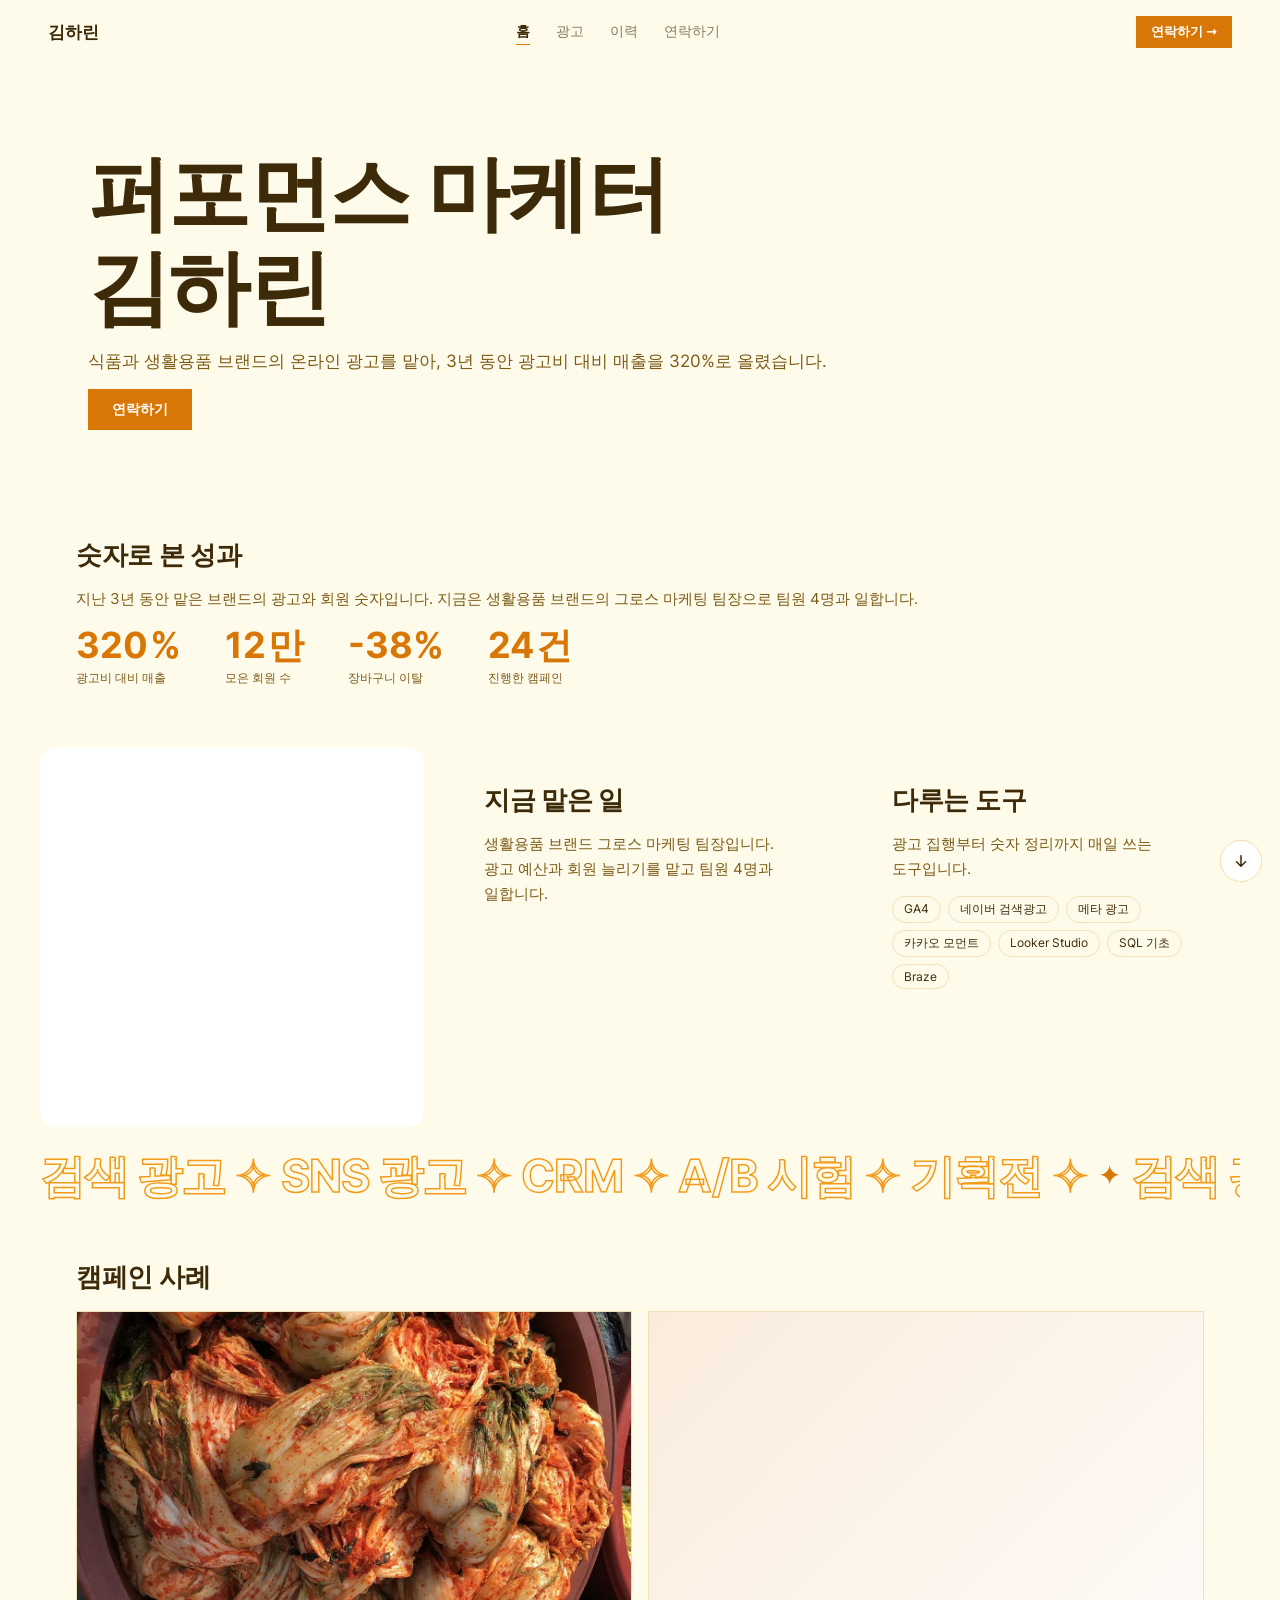
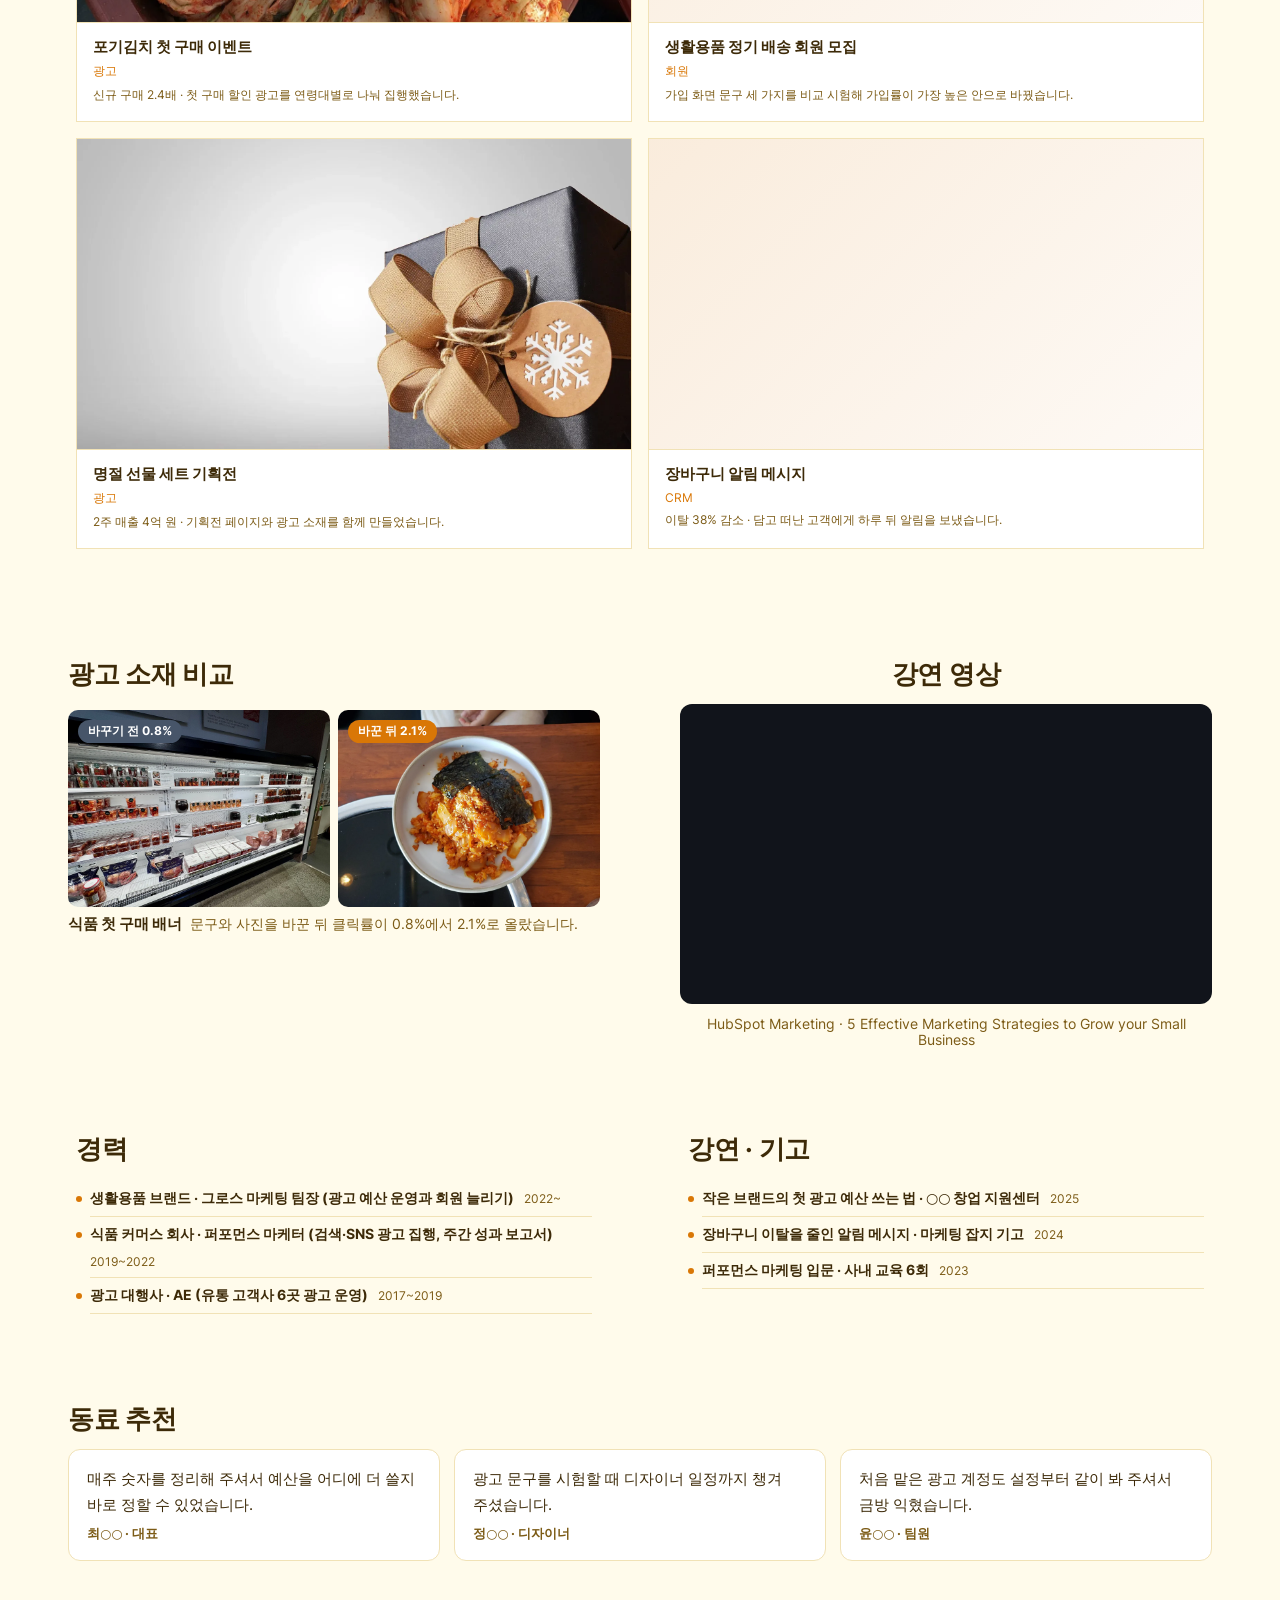
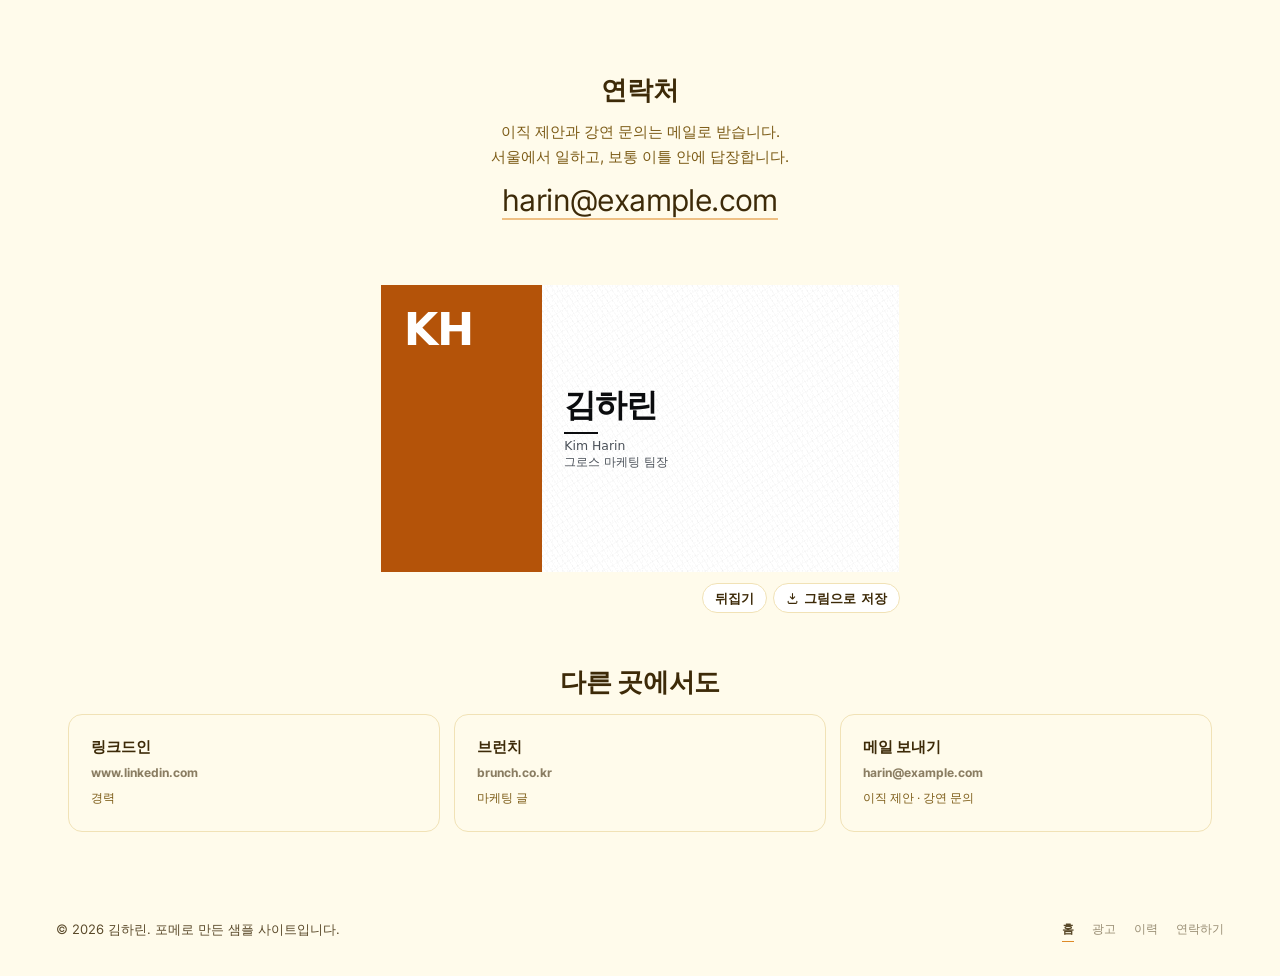
<file: index.html>
<!doctype html>
<html lang="ko">
<head>
  <meta charset="utf-8" />
  <meta name="viewport" content="width=device-width, initial-scale=1" />
  <title>김하린 · 퍼포먼스 마케터</title>
  <meta name="description" content="식품과 생활용품 브랜드의 온라인 광고와 회원 모으기를 맡아 온 퍼포먼스 마케터 김하린의 포트폴리오입니다." />
  <meta property="og:type" content="website" />
  <meta property="og:title" content="김하린 · 퍼포먼스 마케터" />
  <meta property="og:description" content="식품과 생활용품 브랜드의 온라인 광고와 회원 모으기를 맡아 온 퍼포먼스 마케터 김하린의 포트폴리오입니다." />
  <meta name="twitter:card" content="summary" />
  <link rel="icon" href="data:image/svg+xml,%3Csvg%20xmlns%3D%22http%3A%2F%2Fwww.w3.org%2F2000%2Fsvg%22%20viewBox%3D%220%200%2064%2064%22%3E%3Crect%20width%3D%2264%22%20height%3D%2264%22%20rx%3D%2214%22%20fill%3D%22%234f6bff%22%2F%3E%3Ctext%20x%3D%2232%22%20y%3D%2234%22%20text-anchor%3D%22middle%22%20dominant-baseline%3D%22central%22%20font-family%3D%22system-ui%2Csans-serif%22%20font-size%3D%2240%22%20font-weight%3D%22700%22%20fill%3D%22%23fff%22%3E%ED%95%98%3C%2Ftext%3E%3C%2Fsvg%3E" />
  <link rel="stylesheet" href="./assets/site.css" />
  <style>@view-transition { navigation: auto; }</style>
  <style>html{scroll-behavior:smooth}.wf-pg{display:block}html,body{background:#fffbeb}.wf-headbar{position:sticky;top:0;z-index:60;min-height:0!important;padding-top:0!important;padding-bottom:0!important}.wf-headbar--still{position:static}.wf-footbar{min-height:0!important;padding-top:0!important}.wf-headbar .wf__region{position:static!important;align-self:stretch!important;width:100%}.wf-headbar--side{position:fixed;top:10px;bottom:10px;left:32px;width:240px;padding:0!important;overflow:auto}.wf-headbar--side .wf__region{height:100%}@media (max-width:760px){.wf-headbar--side{position:static;top:auto;bottom:auto;left:auto;width:auto;overflow:visible;margin:10px 32px 0}.wf-headbar--side .wf__region{height:auto}}.wf-pg{scroll-margin-top:70px}.wf-pg>.wf-page{min-height:0}</style>
</head>
<body>
  <div class="wf-page wf-headbar" style="font-family:'Inter', -apple-system, 'Segoe UI', 'Malgun Gothic', 'Apple SD Gothic Neo', 'Noto Sans KR', system-ui, sans-serif;background:#fffbeb;--wf-bg:#fffbeb;--wf-text:#3d2a08;color:#3d2a08;--wf-surface:#ffffff;--wf-line:#f1e2b6;--wf-muted:#7c5b16;--wf-accent:#d97706;--wf-on-accent:#ffffff;--wf-max:1200px;padding:10px 32px;--fx-dot-color:#fbbf24;--fx-star-color:#7c5b16;--fx-char-color:#3d2a08;--enter-at:2%;gap:24px"><header class="wf__region is-sticky has-divider" data-enter="up" style="grid-column:1;grid-row:1;min-height:0px;border-radius:0px;border-width:0px;padding:min(16px, 6vw)">
      <div class="wf-bar" style="justify-content:space-between">
        <span class="wf-bar__logo">김하린</span>
        <nav class="wf-nav">
        <a href="#pg-0" class="wf-nav__item is-current">홈</a>
        <a href="#pg-1" class="wf-nav__item">광고</a>
        <a href="#pg-2" class="wf-nav__item">이력</a>
        <a href="#pg-3" class="wf-nav__item">연락하기</a>
      </nav>
        <a class="wf-btn wf-btn--sm" href="mailto:harin@example.com">연락하기 →</a>
        
      </div>
    </header></div>
  <section class="wf-pg" id="pg-0">
  <div class="wf-page is-rowmax wf-enter wf-enter--up wf-ix" style="font-family:'Inter', -apple-system, 'Segoe UI', 'Malgun Gothic', 'Apple SD Gothic Neo', 'Noto Sans KR', system-ui, sans-serif;background:#fffbeb;--wf-bg:#fffbeb;--wf-text:#3d2a08;color:#3d2a08;--wf-surface:#ffffff;--wf-line:#f1e2b6;--wf-muted:#7c5b16;--wf-accent:#d97706;--wf-on-accent:#ffffff;--wf-max:1200px;padding:10px 32px;--fx-dot-color:#fbbf24;--fx-star-color:#7c5b16;--fx-char-color:#3d2a08;--enter-at:2%;gap:24px">
    <span class="wf-progress" aria-hidden="true"></span>
    <div class="wf" style="grid-template-columns:minmax(0, 1fr);grid-template-rows:auto auto auto;gap:24px">
    
    <section class="wf__region wf-tfx wf-tfx--up wf-tfx-on--all" data-enter="up" style="grid-column:1;grid-row:2;min-height:0px;border-radius:0px;border-width:0px;padding:min(48px, 6vw);--tfx-step:40ms;--tfx-delay:0ms">
      <div class="wf-hero" style="align-items:flex-start;text-align:left">
        
        <h1 class="wf-hero__title" style="font-size:clamp(1.9em, 8.5vw, calc(1.7 * 3.2em))">퍼포먼스 마케터<br />김하린</h1>
        <p class="wf-hero__sub">식품과 생활용품 브랜드의 온라인 광고를 맡아, 3년 동안 광고비 대비 매출을 320%로 올렸습니다.</p>
        <a class="wf-btn" style="border-radius:0px" href="#contact">연락하기</a>
      </div>
    </section>
    <section class="wf__region" id="숫자로-본-성과" data-enter="up" style="grid-column:1;grid-row:3;min-height:0px;border-radius:0px;border-width:0px;padding:min(36px, 6vw)">
      <div class="wf-sec" style="align-items:flex-start">
        <h2 class="wf-sec__title">숫자로 본 성과</h2>
        <div class="wf-sec__cols" style="grid-template-columns:repeat(1, minmax(0, 1fr))">
          <p class="wf-sec__body">지난 3년 동안 맡은 브랜드의 광고와 회원 숫자입니다. 지금은 생활용품 브랜드의 그로스 마케팅 팀장으로 팀원 4명과 일합니다.</p>
        </div>
        <div class="wf-stats"><div class="wf-stat"><b class="wf-stat__num"><i class="wf-stat__count" style="--wf-n-to:320" aria-hidden="true"></i><span class="wf-stat__plain" aria-hidden="true">320</span><span class="wf-stat__suffix" aria-hidden="true">%</span><span class="wf-sr">320%</span></b><span class="wf-stat__label">광고비 대비 매출</span></div><div class="wf-stat"><b class="wf-stat__num"><i class="wf-stat__count" style="--wf-n-to:12" aria-hidden="true"></i><span class="wf-stat__plain" aria-hidden="true">12</span><span class="wf-stat__suffix" aria-hidden="true">만</span><span class="wf-sr">12만</span></b><span class="wf-stat__label">모은 회원 수</span></div><div class="wf-stat"><b class="wf-stat__num"><span>-38%</span></b><span class="wf-stat__label">장바구니 이탈</span></div><div class="wf-stat"><b class="wf-stat__num"><i class="wf-stat__count" style="--wf-n-to:24" aria-hidden="true"></i><span class="wf-stat__plain" aria-hidden="true">24</span><span class="wf-stat__suffix" aria-hidden="true">건</span><span class="wf-sr">24건</span></b><span class="wf-stat__label">진행한 캠페인</span></div></div>
      </div>
    </section>
    </div>
    <div class="wf wf--row" style="grid-template-columns:repeat(3, minmax(0, 1fr));gap:24px">
      <div class="wf__region" data-enter="left" style="min-height:0px;border-radius:0px;border-width:0px;padding:min(0px, 6vw)">
      <div class="wf-3d fx-model" style="height:min(380px, 62vh)" data-fx-alt="공중전화 모형" data-fx-camera-controls="true" data-fx-auto-rotate="true" data-fx-disable-zoom="true" data-fx-disable-pan="true" data-fx-exposure="1" data-fx-shadow-intensity="0.75" data-fx-shadow-softness="1" data-fx-auto-rotate-delay="3000" data-fx-rotation-per-second="18deg" data-fx-autoplay="true" data-fx-interaction-prompt="auto" data-fx-ar="false" data-fx-skybox="false" data-fx-follow="false" data-fx-follow-decay="80" data-fx-follow-yaw="28" data-fx-follow-pitch="10"></div>
    </div>
      <section class="wf__region" id="지금-맡은-일" data-enter="up" style="min-height:0px;border-radius:0px;border-width:0px;padding:min(36px, 6vw)">
      <div class="wf-sec" style="align-items:flex-start">
        <h2 class="wf-sec__title">지금 맡은 일</h2>
        <div class="wf-sec__cols" style="grid-template-columns:repeat(1, minmax(0, 1fr))">
          <p class="wf-sec__body">생활용품 브랜드 그로스 마케팅 팀장입니다. 광고 예산과 회원 늘리기를 맡고 팀원 4명과 일합니다.</p>
        </div>
        
      </div>
    </section>
      <section class="wf__region" id="다루는-도구" data-enter="right" style="min-height:0px;border-radius:0px;border-width:0px;padding:min(36px, 6vw)">
      <div class="wf-sec" style="align-items:flex-start">
        <h2 class="wf-sec__title">다루는 도구</h2>
        <div class="wf-sec__cols" style="grid-template-columns:repeat(1, minmax(0, 1fr))">
          <p class="wf-sec__body">광고 집행부터 숫자 정리까지 매일 쓰는 도구입니다.</p>
        </div>
        <div class="wf-tags"><span class="wf-tag">GA4</span><span class="wf-tag">네이버 검색광고</span><span class="wf-tag">메타 광고</span><span class="wf-tag">카카오 모먼트</span><span class="wf-tag">Looker Studio</span><span class="wf-tag">SQL 기초</span><span class="wf-tag">Braze</span></div>
      </div>
    </section>
    </div>
    <div class="wf wf--row" style="grid-template-columns:repeat(1, minmax(0, 1fr));gap:24px">
      <section class="wf__region" data-enter="up" style="min-height:0px;border-radius:0px;border-width:0px;padding:min(0px, 6vw);color:#f29a1a">
      <div class="wf-mq is-outline is-pausable" style="--mq-t:26s;--mq-size:3em;--mq-dir:normal">
        <div class="wf-mq__track">
          <span class="wf-mq__set"><span class="wf-mq__txt">검색 광고 ✧ SNS 광고 ✧ CRM ✧ A/B 시험 ✧ 기획전 ✧</span><i class="wf-mq__sep">✦</i><span class="wf-mq__txt">검색 광고 ✧ SNS 광고 ✧ CRM ✧ A/B 시험 ✧ 기획전 ✧</span><i class="wf-mq__sep">✦</i><span class="wf-mq__txt">검색 광고 ✧ SNS 광고 ✧ CRM ✧ A/B 시험 ✧ 기획전 ✧</span><i class="wf-mq__sep">✦</i><span class="wf-mq__txt">검색 광고 ✧ SNS 광고 ✧ CRM ✧ A/B 시험 ✧ 기획전 ✧</span><i class="wf-mq__sep">✦</i></span>
          <span class="wf-mq__set" aria-hidden="true"><span class="wf-mq__txt">검색 광고 ✧ SNS 광고 ✧ CRM ✧ A/B 시험 ✧ 기획전 ✧</span><i class="wf-mq__sep">✦</i><span class="wf-mq__txt">검색 광고 ✧ SNS 광고 ✧ CRM ✧ A/B 시험 ✧ 기획전 ✧</span><i class="wf-mq__sep">✦</i><span class="wf-mq__txt">검색 광고 ✧ SNS 광고 ✧ CRM ✧ A/B 시험 ✧ 기획전 ✧</span><i class="wf-mq__sep">✦</i><span class="wf-mq__txt">검색 광고 ✧ SNS 광고 ✧ CRM ✧ A/B 시험 ✧ 기획전 ✧</span><i class="wf-mq__sep">✦</i></span>
        </div>
      </div>
    </section>
    </div>
    <div class="wf" style="grid-template-columns:minmax(0, 1fr);grid-template-rows:auto auto;gap:24px">
    <section class="wf__region" id="캠페인-사례" data-enter="up" style="grid-column:1;grid-row:1;min-height:0px;border-radius:0px;border-width:0px;padding:min(36px, 6vw)">
      <div class="wf-gal is-phone2">
        <h2 class="wf-sec__title">캠페인 사례</h2>
        
        
        <div class="wf-gal__grid" style="grid-template-columns:repeat(2, minmax(0, 1fr))">
          <a class="wf-card has-detail" href="#detail-p0-d-1"><span class="wf-card__thumb" style="padding-bottom:56.00000000000001%"><img class="wf-card__img" src="./assets/images/imgmwfcdqj56.webp" alt="포기김치 첫 구매 이벤트" loading="lazy" decoding="async" style="object-fit:cover" /></span><span class="wf-card__body">
              
              <b class="wf-card__title">포기김치 첫 구매 이벤트</b>
              <span class="wf-card__stack">광고</span>
              <span class="wf-card__desc">신규 구매 2.4배 · 첫 구매 할인 광고를 연령대별로 나눠 집행했습니다.</span>
              
              
              
            </span></a>
          <a class="wf-card has-detail" href="#detail-p0-d-2"><span class="wf-card__thumb" style="padding-bottom:56.00000000000001%"><img class="wf-card__img" src="./assets/images/imgmwfcdqd74.webp" alt="생활용품 정기 배송 회원 모집" loading="lazy" decoding="async" style="object-fit:cover" /></span><span class="wf-card__body">
              
              <b class="wf-card__title">생활용품 정기 배송 회원 모집</b>
              <span class="wf-card__stack">회원</span>
              <span class="wf-card__desc">가입 화면 문구 세 가지를 비교 시험해 가입률이 가장 높은 안으로 바꿨습니다.</span>
              
              
              
            </span></a>
          <a class="wf-card has-detail" href="#detail-p0-d-3"><span class="wf-card__thumb" style="padding-bottom:56.00000000000001%"><img class="wf-card__img" src="./assets/images/imgmwfcdqit5.webp" alt="명절 선물 세트 기획전" loading="lazy" decoding="async" style="object-fit:cover" /></span><span class="wf-card__body">
              
              <b class="wf-card__title">명절 선물 세트 기획전</b>
              <span class="wf-card__stack">광고</span>
              <span class="wf-card__desc">2주 매출 4억 원 · 기획전 페이지와 광고 소재를 함께 만들었습니다.</span>
              
              
              
            </span></a>
          <a class="wf-card has-detail" href="#detail-p0-d-4"><span class="wf-card__thumb" style="padding-bottom:56.00000000000001%"><img class="wf-card__img" src="./assets/images/imgmwfceah07.webp" alt="장바구니 알림 메시지" loading="lazy" decoding="async" style="object-fit:cover" /></span><span class="wf-card__body">
              
              <b class="wf-card__title">장바구니 알림 메시지</b>
              <span class="wf-card__stack">CRM</span>
              <span class="wf-card__desc">이탈 38% 감소 · 담고 떠난 고객에게 하루 뒤 알림을 보냈습니다.</span>
              
              
              
            </span></a>
        </div>
        
        <div class="wf-detail" id="detail-p0-d-1">
            <a class="wf-detail__scrim" href="#!" aria-label="닫기"></a>
            <div class="wf-detail__box">
              <a class="wf-detail__close" href="#!" aria-label="닫기">✕</a>
              <img class="wf-detail__img" src="./assets/images/imgmwfcdqj56.webp" alt="포기김치 첫 구매 이벤트" loading="lazy" decoding="async" style="object-fit:cover" />
              <b class="wf-detail__title">포기김치 첫 구매 이벤트</b>
              <span class="wf-card__stack">광고</span>
              <p class="wf-detail__body">문제: 첫 구매 손님이 한 달에 300명에 멈췄습니다.<br />한 일: 할인 광고를 연령대별로 나눠 문구와 사진을 달리 했습니다.<br />결과: 신규 구매가 2.4배로 늘었습니다.</p>
              
              
            </div>
          </div>
        <div class="wf-detail" id="detail-p0-d-2">
            <a class="wf-detail__scrim" href="#!" aria-label="닫기"></a>
            <div class="wf-detail__box">
              <a class="wf-detail__close" href="#!" aria-label="닫기">✕</a>
              <img class="wf-detail__img" src="./assets/images/imgmwfcdqd74.webp" alt="생활용품 정기 배송 회원 모집" loading="lazy" decoding="async" style="object-fit:cover" />
              <b class="wf-detail__title">생활용품 정기 배송 회원 모집</b>
              <span class="wf-card__stack">회원</span>
              <p class="wf-detail__body">문제: 정기 배송 가입 화면에서 절반이 나갔습니다.<br />한 일: 가입 문구 세 가지를 2주씩 비교했습니다.<br />결과: 가입률이 가장 높은 문구로 바꾼 뒤 회원이 12만 명이 됐습니다.</p>
              
              
            </div>
          </div>
        <div class="wf-detail" id="detail-p0-d-3">
            <a class="wf-detail__scrim" href="#!" aria-label="닫기"></a>
            <div class="wf-detail__box">
              <a class="wf-detail__close" href="#!" aria-label="닫기">✕</a>
              <img class="wf-detail__img" src="./assets/images/imgmwfcdqit5.webp" alt="명절 선물 세트 기획전" loading="lazy" decoding="async" style="object-fit:cover" />
              <b class="wf-detail__title">명절 선물 세트 기획전</b>
              <span class="wf-card__stack">광고</span>
              <p class="wf-detail__body">문제: 명절 매출이 해마다 줄고 있었습니다.<br />한 일: 가격대별 세트를 다시 묶고 회사 단체 주문 페이지를 따로 만들었습니다.<br />결과: 2주 만에 매출 4억 원을 올렸습니다.</p>
              
              
            </div>
          </div>
        <div class="wf-detail" id="detail-p0-d-4">
            <a class="wf-detail__scrim" href="#!" aria-label="닫기"></a>
            <div class="wf-detail__box">
              <a class="wf-detail__close" href="#!" aria-label="닫기">✕</a>
              <img class="wf-detail__img" src="./assets/images/imgmwfceah07.webp" alt="장바구니 알림 메시지" loading="lazy" decoding="async" style="object-fit:cover" />
              <b class="wf-detail__title">장바구니 알림 메시지</b>
              <span class="wf-card__stack">CRM</span>
              <p class="wf-detail__body">문제: 장바구니에 담고 결제하지 않는 손님이 많았습니다.<br />한 일: 담고 하루 뒤에 재고와 배송일을 알려 주는 메시지를 보냈습니다.<br />결과: 이탈이 38% 줄었습니다.</p>
              
              
            </div>
          </div>
      </div>
    </section>
    
    </div>
    <a class="wf-down" href="#%EC%88%AB%EC%9E%90%EB%A1%9C-%EB%B3%B8-%EC%84%B1%EA%B3%BC" aria-label="아래로 이동"><svg width="18" height="18" viewBox="0 0 24 24" fill="none" stroke="currentColor" stroke-width="2" stroke-linecap="round" stroke-linejoin="round"><path d="M12 5v14M6 13l6 6 6-6"/></svg></a>
  </div>
  </section>
  <section class="wf-pg" id="pg-1">
  <div class="wf-page is-rowmax wf-enter wf-enter--up wf-ix" style="font-family:'Inter', -apple-system, 'Segoe UI', 'Malgun Gothic', 'Apple SD Gothic Neo', 'Noto Sans KR', system-ui, sans-serif;background:#fffbeb;--wf-bg:#fffbeb;--wf-text:#3d2a08;color:#3d2a08;--wf-surface:#ffffff;--wf-line:#f1e2b6;--wf-muted:#7c5b16;--wf-accent:#d97706;--wf-on-accent:#ffffff;--wf-max:1200px;padding:10px 32px;--fx-dot-color:#fbbf24;--fx-star-color:#7c5b16;--fx-char-color:#3d2a08;--enter-at:2%;gap:24px">
    <span class="wf-progress" aria-hidden="true"></span>
    <div class="wf wf--row" style="grid-template-columns:repeat(2, minmax(0, 1fr));gap:24px">
      <section class="wf__region" id="광고-소재-비교" data-enter="left" style="min-height:0px;border-radius:0px;border-width:0px;padding:min(28px, 6vw)">
      <div class="wf-cmp">
        <h2 class="wf-sec__title">광고 소재 비교</h2>
        <figure class="wf-cmp__row"><div class="wf-cmp__pair"><span class="wf-cmp__shot"><img class="wf-cmp__img" src="./assets/images/imgmwil6jlz0.webp" alt="식품 첫 구매 배너 바꾸기 전 0.8%" loading="lazy" decoding="async" style="object-fit:cover" /><b class="wf-cmp__tag is-before">바꾸기 전 0.8%</b></span><span class="wf-cmp__shot"><img class="wf-cmp__img" src="./assets/images/imgmwil6jpb1.webp" alt="식품 첫 구매 배너 바꾼 뒤 2.1%" loading="lazy" decoding="async" style="object-fit:cover" /><b class="wf-cmp__tag is-after">바꾼 뒤 2.1%</b></span></div><figcaption><b class="wf-cmp__title">식품 첫 구매 배너</b><span class="wf-cmp__note">문구와 사진을 바꾼 뒤 클릭률이 0.8%에서 2.1%로 올랐습니다.</span></figcaption></figure>
      </div>
    </section>
      <section class="wf__region" id="강연-영상" data-enter="right" style="min-height:0px;border-radius:0px;border-width:0px;padding:min(28px, 6vw)">
      <div class="wf-video" style="align-items:center;text-align:center">
        <h2 class="wf-sec__title">강연 영상</h2>
        
        <iframe class="wf-video__frame" src="https://www.youtube-nocookie.com/embed/3w3QSrq4Rho" title="강연 영상" loading="lazy" allow="accelerometer; autoplay; clipboard-write; encrypted-media; gyroscope; picture-in-picture; web-share" referrerpolicy="strict-origin-when-cross-origin" allowfullscreen></iframe>
        <p class="wf-video__cap">HubSpot Marketing · 5 Effective Marketing Strategies to Grow your Small Business</p>
      </div>
    </section>
    </div>
    <a class="wf-down" href="#%EA%B4%91%EA%B3%A0-%EC%86%8C%EC%9E%AC-%EB%B9%84%EA%B5%90" aria-label="아래로 이동"><svg width="18" height="18" viewBox="0 0 24 24" fill="none" stroke="currentColor" stroke-width="2" stroke-linecap="round" stroke-linejoin="round"><path d="M12 5v14M6 13l6 6 6-6"/></svg></a>
  </div>
  </section>
  <section class="wf-pg" id="pg-2">
  <div class="wf-page is-rowmax wf-enter wf-enter--up wf-ix" style="font-family:'Inter', -apple-system, 'Segoe UI', 'Malgun Gothic', 'Apple SD Gothic Neo', 'Noto Sans KR', system-ui, sans-serif;background:#fffbeb;--wf-bg:#fffbeb;--wf-text:#3d2a08;color:#3d2a08;--wf-surface:#ffffff;--wf-line:#f1e2b6;--wf-muted:#7c5b16;--wf-accent:#d97706;--wf-on-accent:#ffffff;--wf-max:1200px;padding:10px 32px;--fx-dot-color:#fbbf24;--fx-star-color:#7c5b16;--fx-char-color:#3d2a08;--enter-at:2%;gap:24px">
    <span class="wf-progress" aria-hidden="true"></span>
    <div class="wf wf--row" style="grid-template-columns:repeat(2, minmax(0, 1fr));gap:24px">
      <section class="wf__region" id="경력" data-enter="left" style="min-height:0px;border-radius:0px;border-width:0px;padding:min(36px, 6vw)">
      <div class="wf-sec" style="align-items:flex-start">
        <h2 class="wf-sec__title">경력</h2>
        
        <ol class="wf-time"><li class="wf-time__row"><b>생활용품 브랜드 · 그로스 마케팅 팀장 (광고 예산 운영과 회원 늘리기)</b><span>2022~</span></li><li class="wf-time__row"><b>식품 커머스 회사 · 퍼포먼스 마케터 (검색·SNS 광고 집행, 주간 성과 보고서)</b><span>2019~2022</span></li><li class="wf-time__row"><b>광고 대행사 · AE (유통 고객사 6곳 광고 운영)</b><span>2017~2019</span></li></ol>
      </div>
    </section>
      <section class="wf__region" id="강연-기고" data-enter="right" style="min-height:0px;border-radius:0px;border-width:0px;padding:min(36px, 6vw)">
      <div class="wf-sec" style="align-items:flex-start">
        <h2 class="wf-sec__title">강연 · 기고</h2>
        
        <ol class="wf-time"><li class="wf-time__row"><b>작은 브랜드의 첫 광고 예산 쓰는 법 · ○○ 창업 지원센터</b><span>2025</span></li><li class="wf-time__row"><b>장바구니 이탈을 줄인 알림 메시지 · 마케팅 잡지 기고</b><span>2024</span></li><li class="wf-time__row"><b>퍼포먼스 마케팅 입문 · 사내 교육 6회</b><span>2023</span></li></ol>
      </div>
    </section>
    </div>
    <div class="wf wf--row" style="grid-template-columns:repeat(1, minmax(0, 1fr));gap:24px">
      <section class="wf__region" id="동료-추천" data-enter="up" style="min-height:0px;border-radius:0px;border-width:0px;padding:min(28px, 6vw)">
      <div class="wf-rev">
        <h2 class="wf-sec__title">동료 추천</h2>
        <div class="wf-rev__grid" style="--rev-cols:3"><figure class="wf-rev__card"><blockquote class="wf-rev__text">매주 숫자를 정리해 주셔서 예산을 어디에 더 쓸지 바로 정할 수 있었습니다.</blockquote><figcaption class="wf-rev__name">최○○ · 대표</figcaption></figure><figure class="wf-rev__card"><blockquote class="wf-rev__text">광고 문구를 시험할 때 디자이너 일정까지 챙겨 주셨습니다.</blockquote><figcaption class="wf-rev__name">정○○ · 디자이너</figcaption></figure><figure class="wf-rev__card"><blockquote class="wf-rev__text">처음 맡은 광고 계정도 설정부터 같이 봐 주셔서 금방 익혔습니다.</blockquote><figcaption class="wf-rev__name">윤○○ · 팀원</figcaption></figure></div>
      </div>
    </section>
    </div>
    <a class="wf-down" href="#%EA%B2%BD%EB%A0%A5" aria-label="아래로 이동"><svg width="18" height="18" viewBox="0 0 24 24" fill="none" stroke="currentColor" stroke-width="2" stroke-linecap="round" stroke-linejoin="round"><path d="M12 5v14M6 13l6 6 6-6"/></svg></a>
  </div>
  </section>
  <section class="wf-pg" id="pg-3">
  <div class="wf-page is-rowmax wf-enter wf-enter--up wf-ix" style="font-family:'Inter', -apple-system, 'Segoe UI', 'Malgun Gothic', 'Apple SD Gothic Neo', 'Noto Sans KR', system-ui, sans-serif;background:#fffbeb;--wf-bg:#fffbeb;--wf-text:#3d2a08;color:#3d2a08;--wf-surface:#ffffff;--wf-line:#f1e2b6;--wf-muted:#7c5b16;--wf-accent:#d97706;--wf-on-accent:#ffffff;--wf-max:1200px;padding:10px 32px;--fx-dot-color:#fbbf24;--fx-star-color:#7c5b16;--fx-char-color:#3d2a08;--enter-at:2%;gap:24px">
    <span class="wf-progress" aria-hidden="true"></span>
    <div class="wf" style="grid-template-columns:minmax(0, 1fr);grid-template-rows:auto auto;gap:24px">
    <section class="wf__region" id="contact" data-enter="up" style="grid-column:1;grid-row:2;min-height:0px;border-radius:0px;border-width:0px;padding:min(40px, 6vw)">
      <div class="wf-contact" style="align-items:center;text-align:center">
        <h2 class="wf-sec__title">연락처</h2>
        <p class="wf-sec__body">이직 제안과 강연 문의는 메일로 받습니다.<br />서울에서 일하고, 보통 이틀 안에 답장합니다.</p>
        <a class="wf-contact__mail is-big" href="mailto:harin@example.com">harin@example.com</a>
        
        
        
        
        
        
      </div>
    </section>
    </div>
    <div class="wf wf--row" style="grid-template-columns:repeat(1, minmax(0, 1fr));gap:24px">
      <section class="wf__region" data-enter="up" style="min-height:0px;border-radius:0px;border-width:0px;padding:min(0px, 6vw)">
      <div class="wf-bcardbox" style="max-width:520px"><div class="wf-bcard wf-bcard--swiss wf-bcard--ico-fill is-2face" style="--bc-accent:#b45309;--bc-paper:0.4;max-width:520px">
        <input class="wf-bcard__toggle" type="checkbox" id="bcflip-p3-x1-1" aria-label="명함 뒤집기">
        <div class="wf-bcard__flip">
          <div class="wf-bcard__face wf-bcard__face--front">
            <span class="wf-bcard__deco" aria-hidden="true"></span>
            <span class="wf-bcard__paper" aria-hidden="true"></span>
            <div class="wf-bcard__in">
        
        <span class="wf-bcard__org">퍼포먼스 마케팅</span>
        <span class="wf-bcard__mono">KH</span>
        <div class="wf-bcard__lead">
          <b class="wf-bcard__role">퍼포먼스 마케팅</b>
          <span class="wf-bcard__rolesub">광고 · 회원 · CRM</span>
        </div>
        <div class="wf-bcard__info">
          <div class="wf-bcard__row">
            <span class="wf-bcard__text">
              <b class="wf-bcard__name">김하린</b>
              <span class="wf-bcard__nameen">Kim Harin</span>
              <span class="wf-bcard__title wf-bcard__titles"><span class="wf-bcard__tpart">그로스 마케팅 팀장</span></span>
            </span>
            <span class="wf-bcard__ico" aria-hidden="true"><svg viewBox="0 0 24 24"><path d="M12 12a5 5 0 1 0 0-10 5 5 0 0 0 0 10zm0 2c-5 0-9 2.5-9 5.5V22h18v-2.5c0-3-4-5.5-9-5.5z" fill="currentColor"/></svg></span>
          </div>
          
        </div>
        
        
        
        </div>
          </div>
          <div class="wf-bcard__face wf-bcard__face--back"><span class="wf-bcard__paper" aria-hidden="true"></span><div class="wf-bcard__in wf-bcard__in--back">
        <p class="wf-bcard__tagline">광고비를 어디에 썼고 무엇이 남았는지 매주 숫자로 정리합니다.</p>
        <div class="wf-bcard__info"><div class="wf-bcard__row wf-bcard__row--mail"><span class="wf-bcard__text"><span class="wf-bcard__line">harin@example.com</span></span><span class="wf-bcard__ico" aria-hidden="true"><svg viewBox="0 0 24 24"><path d="M20 4H4a2 2 0 0 0-2 2v12a2 2 0 0 0 2 2h16a2 2 0 0 0 2-2V6a2 2 0 0 0-2-2zm0 4-8 5-8-5V6l8 5 8-5v2z" fill="currentColor"/></svg></span></div><div class="wf-bcard__row wf-bcard__row--pin"><span class="wf-bcard__text"><span class="wf-bcard__line">서울</span></span><span class="wf-bcard__ico" aria-hidden="true"><svg viewBox="0 0 24 24"><path d="M12 2a7 7 0 0 0-7 7c0 5.2 7 13 7 13s7-7.8 7-13a7 7 0 0 0-7-7zm0 9.5A2.5 2.5 0 1 1 12 6.5a2.5 2.5 0 0 1 0 5z" fill="currentColor"/></svg></span></div></div>
        <span class="wf-bcard__stack">GA4, 검색 광고, CRM</span>
        <div class="wf-bcard__side"><span class="wf-bcard__qr"><svg class="wf-qr" viewBox="0 0 57 57" role="img" aria-label="연락처 QR 코드" shape-rendering="crispEdges"><path d="M2,2h1v1h-1zM3,2h1v1h-1zM4,2h1v1h-1zM5,2h1v1h-1zM6,2h1v1h-1zM7,2h1v1h-1zM8,2h1v1h-1zM10,2h1v1h-1zM14,2h1v1h-1zM18,2h1v1h-1zM22,2h1v1h-1zM26,2h1v1h-1zM30,2h1v1h-1zM31,2h1v1h-1zM32,2h1v1h-1zM33,2h1v1h-1zM37,2h1v1h-1zM39,2h1v1h-1zM40,2h1v1h-1zM41,2h1v1h-1zM42,2h1v1h-1zM44,2h1v1h-1zM48,2h1v1h-1zM49,2h1v1h-1zM50,2h1v1h-1zM51,2h1v1h-1zM52,2h1v1h-1zM53,2h1v1h-1zM54,2h1v1h-1zM2,3h1v1h-1zM8,3h1v1h-1zM10,3h1v1h-1zM12,3h1v1h-1zM14,3h1v1h-1zM17,3h1v1h-1zM18,3h1v1h-1zM20,3h1v1h-1zM21,3h1v1h-1zM22,3h1v1h-1zM24,3h1v1h-1zM27,3h1v1h-1zM28,3h1v1h-1zM32,3h1v1h-1zM34,3h1v1h-1zM38,3h1v1h-1zM40,3h1v1h-1zM41,3h1v1h-1zM42,3h1v1h-1zM44,3h1v1h-1zM45,3h1v1h-1zM48,3h1v1h-1zM54,3h1v1h-1zM2,4h1v1h-1zM4,4h1v1h-1zM5,4h1v1h-1zM6,4h1v1h-1zM8,4h1v1h-1zM13,4h1v1h-1zM18,4h1v1h-1zM23,4h1v1h-1zM27,4h1v1h-1zM31,4h1v1h-1zM32,4h1v1h-1zM33,4h1v1h-1zM37,4h1v1h-1zM42,4h1v1h-1zM45,4h1v1h-1zM48,4h1v1h-1zM50,4h1v1h-1zM51,4h1v1h-1zM52,4h1v1h-1zM54,4h1v1h-1zM2,5h1v1h-1zM4,5h1v1h-1zM5,5h1v1h-1zM6,5h1v1h-1zM8,5h1v1h-1zM10,5h1v1h-1zM11,5h1v1h-1zM12,5h1v1h-1zM13,5h1v1h-1zM15,5h1v1h-1zM17,5h1v1h-1zM18,5h1v1h-1zM19,5h1v1h-1zM22,5h1v1h-1zM23,5h1v1h-1zM25,5h1v1h-1zM27,5h1v1h-1zM29,5h1v1h-1zM30,5h1v1h-1zM36,5h1v1h-1zM38,5h1v1h-1zM40,5h1v1h-1zM41,5h1v1h-1zM43,5h1v1h-1zM44,5h1v1h-1zM46,5h1v1h-1zM48,5h1v1h-1zM50,5h1v1h-1zM51,5h1v1h-1zM52,5h1v1h-1zM54,5h1v1h-1zM2,6h1v1h-1zM4,6h1v1h-1zM5,6h1v1h-1zM6,6h1v1h-1zM8,6h1v1h-1zM13,6h1v1h-1zM15,6h1v1h-1zM18,6h1v1h-1zM21,6h1v1h-1zM23,6h1v1h-1zM24,6h1v1h-1zM25,6h1v1h-1zM26,6h1v1h-1zM27,6h1v1h-1zM28,6h1v1h-1zM29,6h1v1h-1zM30,6h1v1h-1zM34,6h1v1h-1zM35,6h1v1h-1zM39,6h1v1h-1zM40,6h1v1h-1zM41,6h1v1h-1zM43,6h1v1h-1zM44,6h1v1h-1zM48,6h1v1h-1zM50,6h1v1h-1zM51,6h1v1h-1zM52,6h1v1h-1zM54,6h1v1h-1zM2,7h1v1h-1zM8,7h1v1h-1zM13,7h1v1h-1zM17,7h1v1h-1zM20,7h1v1h-1zM21,7h1v1h-1zM22,7h1v1h-1zM23,7h1v1h-1zM26,7h1v1h-1zM30,7h1v1h-1zM31,7h1v1h-1zM33,7h1v1h-1zM39,7h1v1h-1zM41,7h1v1h-1zM43,7h1v1h-1zM44,7h1v1h-1zM48,7h1v1h-1zM54,7h1v1h-1zM2,8h1v1h-1zM3,8h1v1h-1zM4,8h1v1h-1zM5,8h1v1h-1zM6,8h1v1h-1zM7,8h1v1h-1zM8,8h1v1h-1zM10,8h1v1h-1zM12,8h1v1h-1zM14,8h1v1h-1zM16,8h1v1h-1zM18,8h1v1h-1zM20,8h1v1h-1zM22,8h1v1h-1zM24,8h1v1h-1zM26,8h1v1h-1zM28,8h1v1h-1zM30,8h1v1h-1zM32,8h1v1h-1zM34,8h1v1h-1zM36,8h1v1h-1zM38,8h1v1h-1zM40,8h1v1h-1zM42,8h1v1h-1zM44,8h1v1h-1zM46,8h1v1h-1zM48,8h1v1h-1zM49,8h1v1h-1zM50,8h1v1h-1zM51,8h1v1h-1zM52,8h1v1h-1zM53,8h1v1h-1zM54,8h1v1h-1zM10,9h1v1h-1zM11,9h1v1h-1zM12,9h1v1h-1zM15,9h1v1h-1zM16,9h1v1h-1zM18,9h1v1h-1zM20,9h1v1h-1zM21,9h1v1h-1zM25,9h1v1h-1zM26,9h1v1h-1zM30,9h1v1h-1zM34,9h1v1h-1zM36,9h1v1h-1zM39,9h1v1h-1zM43,9h1v1h-1zM46,9h1v1h-1zM2,10h1v1h-1zM4,10h1v1h-1zM5,10h1v1h-1zM7,10h1v1h-1zM8,10h1v1h-1zM9,10h1v1h-1zM11,10h1v1h-1zM12,10h1v1h-1zM13,10h1v1h-1zM14,10h1v1h-1zM15,10h1v1h-1zM16,10h1v1h-1zM19,10h1v1h-1zM20,10h1v1h-1zM21,10h1v1h-1zM23,10h1v1h-1zM24,10h1v1h-1zM26,10h1v1h-1zM27,10h1v1h-1zM28,10h1v1h-1zM29,10h1v1h-1zM30,10h1v1h-1zM31,10h1v1h-1zM32,10h1v1h-1zM34,10h1v1h-1zM35,10h1v1h-1zM36,10h1v1h-1zM37,10h1v1h-1zM39,10h1v1h-1zM40,10h1v1h-1zM41,10h1v1h-1zM42,10h1v1h-1zM43,10h1v1h-1zM45,10h1v1h-1zM46,10h1v1h-1zM48,10h1v1h-1zM51,10h1v1h-1zM53,10h1v1h-1zM54,10h1v1h-1zM2,11h1v1h-1zM3,11h1v1h-1zM4,11h1v1h-1zM6,11h1v1h-1zM12,11h1v1h-1zM14,11h1v1h-1zM15,11h1v1h-1zM16,11h1v1h-1zM18,11h1v1h-1zM19,11h1v1h-1zM21,11h1v1h-1zM22,11h1v1h-1zM23,11h1v1h-1zM29,11h1v1h-1zM31,11h1v1h-1zM32,11h1v1h-1zM34,11h1v1h-1zM37,11h1v1h-1zM39,11h1v1h-1zM43,11h1v1h-1zM44,11h1v1h-1zM47,11h1v1h-1zM52,11h1v1h-1zM53,11h1v1h-1zM2,12h1v1h-1zM4,12h1v1h-1zM5,12h1v1h-1zM6,12h1v1h-1zM7,12h1v1h-1zM8,12h1v1h-1zM9,12h1v1h-1zM10,12h1v1h-1zM11,12h1v1h-1zM12,12h1v1h-1zM13,12h1v1h-1zM14,12h1v1h-1zM15,12h1v1h-1zM18,12h1v1h-1zM22,12h1v1h-1zM25,12h1v1h-1zM26,12h1v1h-1zM28,12h1v1h-1zM29,12h1v1h-1zM31,12h1v1h-1zM33,12h1v1h-1zM35,12h1v1h-1zM37,12h1v1h-1zM38,12h1v1h-1zM40,12h1v1h-1zM41,12h1v1h-1zM42,12h1v1h-1zM45,12h1v1h-1zM46,12h1v1h-1zM47,12h1v1h-1zM48,12h1v1h-1zM50,12h1v1h-1zM53,12h1v1h-1zM3,13h1v1h-1zM5,13h1v1h-1zM6,13h1v1h-1zM10,13h1v1h-1zM12,13h1v1h-1zM14,13h1v1h-1zM15,13h1v1h-1zM16,13h1v1h-1zM19,13h1v1h-1zM20,13h1v1h-1zM22,13h1v1h-1zM23,13h1v1h-1zM24,13h1v1h-1zM25,13h1v1h-1zM35,13h1v1h-1zM36,13h1v1h-1zM37,13h1v1h-1zM39,13h1v1h-1zM42,13h1v1h-1zM44,13h1v1h-1zM48,13h1v1h-1zM49,13h1v1h-1zM50,13h1v1h-1zM2,14h1v1h-1zM8,14h1v1h-1zM9,14h1v1h-1zM10,14h1v1h-1zM13,14h1v1h-1zM15,14h1v1h-1zM20,14h1v1h-1zM21,14h1v1h-1zM22,14h1v1h-1zM26,14h1v1h-1zM27,14h1v1h-1zM30,14h1v1h-1zM31,14h1v1h-1zM32,14h1v1h-1zM33,14h1v1h-1zM35,14h1v1h-1zM37,14h1v1h-1zM38,14h1v1h-1zM39,14h1v1h-1zM46,14h1v1h-1zM47,14h1v1h-1zM50,14h1v1h-1zM53,14h1v1h-1zM2,15h1v1h-1zM3,15h1v1h-1zM5,15h1v1h-1zM6,15h1v1h-1zM9,15h1v1h-1zM10,15h1v1h-1zM13,15h1v1h-1zM17,15h1v1h-1zM20,15h1v1h-1zM23,15h1v1h-1zM24,15h1v1h-1zM25,15h1v1h-1zM26,15h1v1h-1zM31,15h1v1h-1zM33,15h1v1h-1zM34,15h1v1h-1zM35,15h1v1h-1zM37,15h1v1h-1zM39,15h1v1h-1zM40,15h1v1h-1zM41,15h1v1h-1zM42,15h1v1h-1zM47,15h1v1h-1zM49,15h1v1h-1zM51,15h1v1h-1zM2,16h1v1h-1zM3,16h1v1h-1zM8,16h1v1h-1zM10,16h1v1h-1zM11,16h1v1h-1zM12,16h1v1h-1zM14,16h1v1h-1zM15,16h1v1h-1zM16,16h1v1h-1zM17,16h1v1h-1zM18,16h1v1h-1zM22,16h1v1h-1zM27,16h1v1h-1zM28,16h1v1h-1zM30,16h1v1h-1zM31,16h1v1h-1zM34,16h1v1h-1zM35,16h1v1h-1zM36,16h1v1h-1zM37,16h1v1h-1zM39,16h1v1h-1zM45,16h1v1h-1zM47,16h1v1h-1zM48,16h1v1h-1zM49,16h1v1h-1zM51,16h1v1h-1zM54,16h1v1h-1zM2,17h1v1h-1zM3,17h1v1h-1zM14,17h1v1h-1zM15,17h1v1h-1zM16,17h1v1h-1zM17,17h1v1h-1zM18,17h1v1h-1zM19,17h1v1h-1zM22,17h1v1h-1zM24,17h1v1h-1zM25,17h1v1h-1zM26,17h1v1h-1zM27,17h1v1h-1zM31,17h1v1h-1zM36,17h1v1h-1zM38,17h1v1h-1zM40,17h1v1h-1zM43,17h1v1h-1zM44,17h1v1h-1zM47,17h1v1h-1zM52,17h1v1h-1zM2,18h1v1h-1zM3,18h1v1h-1zM4,18h1v1h-1zM5,18h1v1h-1zM6,18h1v1h-1zM7,18h1v1h-1zM8,18h1v1h-1zM10,18h1v1h-1zM14,18h1v1h-1zM15,18h1v1h-1zM16,18h1v1h-1zM20,18h1v1h-1zM25,18h1v1h-1zM27,18h1v1h-1zM28,18h1v1h-1zM29,18h1v1h-1zM30,18h1v1h-1zM33,18h1v1h-1zM34,18h1v1h-1zM36,18h1v1h-1zM41,18h1v1h-1zM46,18h1v1h-1zM53,18h1v1h-1zM54,18h1v1h-1zM3,19h1v1h-1zM11,19h1v1h-1zM13,19h1v1h-1zM14,19h1v1h-1zM15,19h1v1h-1zM17,19h1v1h-1zM20,19h1v1h-1zM22,19h1v1h-1zM23,19h1v1h-1zM25,19h1v1h-1zM30,19h1v1h-1zM35,19h1v1h-1zM38,19h1v1h-1zM45,19h1v1h-1zM48,19h1v1h-1zM49,19h1v1h-1zM51,19h1v1h-1zM54,19h1v1h-1zM5,20h1v1h-1zM7,20h1v1h-1zM8,20h1v1h-1zM9,20h1v1h-1zM11,20h1v1h-1zM12,20h1v1h-1zM13,20h1v1h-1zM22,20h1v1h-1zM24,20h1v1h-1zM25,20h1v1h-1zM27,20h1v1h-1zM32,20h1v1h-1zM34,20h1v1h-1zM35,20h1v1h-1zM41,20h1v1h-1zM42,20h1v1h-1zM44,20h1v1h-1zM45,20h1v1h-1zM47,20h1v1h-1zM50,20h1v1h-1zM3,21h1v1h-1zM4,21h1v1h-1zM5,21h1v1h-1zM9,21h1v1h-1zM10,21h1v1h-1zM24,21h1v1h-1zM25,21h1v1h-1zM27,21h1v1h-1zM28,21h1v1h-1zM30,21h1v1h-1zM31,21h1v1h-1zM35,21h1v1h-1zM36,21h1v1h-1zM37,21h1v1h-1zM40,21h1v1h-1zM41,21h1v1h-1zM44,21h1v1h-1zM45,21h1v1h-1zM47,21h1v1h-1zM48,21h1v1h-1zM49,21h1v1h-1zM51,21h1v1h-1zM52,21h1v1h-1zM54,21h1v1h-1zM3,22h1v1h-1zM4,22h1v1h-1zM8,22h1v1h-1zM10,22h1v1h-1zM13,22h1v1h-1zM14,22h1v1h-1zM15,22h1v1h-1zM16,22h1v1h-1zM17,22h1v1h-1zM18,22h1v1h-1zM19,22h1v1h-1zM23,22h1v1h-1zM25,22h1v1h-1zM26,22h1v1h-1zM32,22h1v1h-1zM37,22h1v1h-1zM42,22h1v1h-1zM44,22h1v1h-1zM45,22h1v1h-1zM47,22h1v1h-1zM48,22h1v1h-1zM51,22h1v1h-1zM52,22h1v1h-1zM53,22h1v1h-1zM2,23h1v1h-1zM5,23h1v1h-1zM7,23h1v1h-1zM10,23h1v1h-1zM11,23h1v1h-1zM13,23h1v1h-1zM14,23h1v1h-1zM16,23h1v1h-1zM18,23h1v1h-1zM19,23h1v1h-1zM20,23h1v1h-1zM21,23h1v1h-1zM23,23h1v1h-1zM28,23h1v1h-1zM29,23h1v1h-1zM31,23h1v1h-1zM32,23h1v1h-1zM35,23h1v1h-1zM37,23h1v1h-1zM38,23h1v1h-1zM43,23h1v1h-1zM44,23h1v1h-1zM45,23h1v1h-1zM50,23h1v1h-1zM52,23h1v1h-1zM2,24h1v1h-1zM3,24h1v1h-1zM4,24h1v1h-1zM6,24h1v1h-1zM8,24h1v1h-1zM9,24h1v1h-1zM10,24h1v1h-1zM11,24h1v1h-1zM13,24h1v1h-1zM14,24h1v1h-1zM15,24h1v1h-1zM17,24h1v1h-1zM18,24h1v1h-1zM20,24h1v1h-1zM24,24h1v1h-1zM25,24h1v1h-1zM27,24h1v1h-1zM29,24h1v1h-1zM30,24h1v1h-1zM31,24h1v1h-1zM32,24h1v1h-1zM35,24h1v1h-1zM36,24h1v1h-1zM37,24h1v1h-1zM38,24h1v1h-1zM39,24h1v1h-1zM40,24h1v1h-1zM43,24h1v1h-1zM44,24h1v1h-1zM45,24h1v1h-1zM47,24h1v1h-1zM48,24h1v1h-1zM49,24h1v1h-1zM50,24h1v1h-1zM53,24h1v1h-1zM2,25h1v1h-1zM3,25h1v1h-1zM5,25h1v1h-1zM7,25h1v1h-1zM9,25h1v1h-1zM13,25h1v1h-1zM14,25h1v1h-1zM15,25h1v1h-1zM17,25h1v1h-1zM21,25h1v1h-1zM23,25h1v1h-1zM25,25h1v1h-1zM26,25h1v1h-1zM27,25h1v1h-1zM31,25h1v1h-1zM34,25h1v1h-1zM42,25h1v1h-1zM45,25h1v1h-1zM54,25h1v1h-1zM3,26h1v1h-1zM6,26h1v1h-1zM7,26h1v1h-1zM8,26h1v1h-1zM9,26h1v1h-1zM10,26h1v1h-1zM11,26h1v1h-1zM14,26h1v1h-1zM17,26h1v1h-1zM18,26h1v1h-1zM19,26h1v1h-1zM23,26h1v1h-1zM26,26h1v1h-1zM27,26h1v1h-1zM28,26h1v1h-1zM29,26h1v1h-1zM30,26h1v1h-1zM32,26h1v1h-1zM37,26h1v1h-1zM39,26h1v1h-1zM41,26h1v1h-1zM46,26h1v1h-1zM47,26h1v1h-1zM48,26h1v1h-1zM49,26h1v1h-1zM50,26h1v1h-1zM53,26h1v1h-1zM54,26h1v1h-1zM3,27h1v1h-1zM4,27h1v1h-1zM6,27h1v1h-1zM10,27h1v1h-1zM12,27h1v1h-1zM13,27h1v1h-1zM14,27h1v1h-1zM15,27h1v1h-1zM16,27h1v1h-1zM17,27h1v1h-1zM19,27h1v1h-1zM23,27h1v1h-1zM24,27h1v1h-1zM26,27h1v1h-1zM30,27h1v1h-1zM35,27h1v1h-1zM37,27h1v1h-1zM38,27h1v1h-1zM39,27h1v1h-1zM40,27h1v1h-1zM41,27h1v1h-1zM46,27h1v1h-1zM50,27h1v1h-1zM51,27h1v1h-1zM52,27h1v1h-1zM3,28h1v1h-1zM6,28h1v1h-1zM8,28h1v1h-1zM10,28h1v1h-1zM12,28h1v1h-1zM13,28h1v1h-1zM14,28h1v1h-1zM15,28h1v1h-1zM17,28h1v1h-1zM18,28h1v1h-1zM19,28h1v1h-1zM20,28h1v1h-1zM23,28h1v1h-1zM24,28h1v1h-1zM25,28h1v1h-1zM26,28h1v1h-1zM28,28h1v1h-1zM30,28h1v1h-1zM34,28h1v1h-1zM37,28h1v1h-1zM38,28h1v1h-1zM41,28h1v1h-1zM46,28h1v1h-1zM48,28h1v1h-1zM50,28h1v1h-1zM54,28h1v1h-1zM2,29h1v1h-1zM3,29h1v1h-1zM5,29h1v1h-1zM6,29h1v1h-1zM10,29h1v1h-1zM12,29h1v1h-1zM16,29h1v1h-1zM19,29h1v1h-1zM20,29h1v1h-1zM21,29h1v1h-1zM25,29h1v1h-1zM26,29h1v1h-1zM30,29h1v1h-1zM31,29h1v1h-1zM33,29h1v1h-1zM35,29h1v1h-1zM37,29h1v1h-1zM41,29h1v1h-1zM44,29h1v1h-1zM46,29h1v1h-1zM50,29h1v1h-1zM51,29h1v1h-1zM2,30h1v1h-1zM6,30h1v1h-1zM7,30h1v1h-1zM8,30h1v1h-1zM9,30h1v1h-1zM10,30h1v1h-1zM11,30h1v1h-1zM12,30h1v1h-1zM14,30h1v1h-1zM15,30h1v1h-1zM19,30h1v1h-1zM22,30h1v1h-1zM26,30h1v1h-1zM27,30h1v1h-1zM28,30h1v1h-1zM29,30h1v1h-1zM30,30h1v1h-1zM32,30h1v1h-1zM34,30h1v1h-1zM37,30h1v1h-1zM39,30h1v1h-1zM40,30h1v1h-1zM41,30h1v1h-1zM43,30h1v1h-1zM44,30h1v1h-1zM45,30h1v1h-1zM46,30h1v1h-1zM47,30h1v1h-1zM48,30h1v1h-1zM49,30h1v1h-1zM50,30h1v1h-1zM52,30h1v1h-1zM53,30h1v1h-1zM54,30h1v1h-1zM2,31h1v1h-1zM3,31h1v1h-1zM4,31h1v1h-1zM5,31h1v1h-1zM7,31h1v1h-1zM11,31h1v1h-1zM14,31h1v1h-1zM19,31h1v1h-1zM22,31h1v1h-1zM23,31h1v1h-1zM25,31h1v1h-1zM28,31h1v1h-1zM29,31h1v1h-1zM31,31h1v1h-1zM35,31h1v1h-1zM36,31h1v1h-1zM38,31h1v1h-1zM41,31h1v1h-1zM42,31h1v1h-1zM43,31h1v1h-1zM49,31h1v1h-1zM54,31h1v1h-1zM2,32h1v1h-1zM3,32h1v1h-1zM4,32h1v1h-1zM5,32h1v1h-1zM7,32h1v1h-1zM8,32h1v1h-1zM10,32h1v1h-1zM11,32h1v1h-1zM15,32h1v1h-1zM17,32h1v1h-1zM18,32h1v1h-1zM19,32h1v1h-1zM22,32h1v1h-1zM23,32h1v1h-1zM25,32h1v1h-1zM26,32h1v1h-1zM27,32h1v1h-1zM28,32h1v1h-1zM30,32h1v1h-1zM31,32h1v1h-1zM32,32h1v1h-1zM35,32h1v1h-1zM38,32h1v1h-1zM44,32h1v1h-1zM52,32h1v1h-1zM4,33h1v1h-1zM5,33h1v1h-1zM11,33h1v1h-1zM15,33h1v1h-1zM16,33h1v1h-1zM17,33h1v1h-1zM19,33h1v1h-1zM20,33h1v1h-1zM24,33h1v1h-1zM25,33h1v1h-1zM26,33h1v1h-1zM32,33h1v1h-1zM33,33h1v1h-1zM36,33h1v1h-1zM44,33h1v1h-1zM45,33h1v1h-1zM47,33h1v1h-1zM49,33h1v1h-1zM50,33h1v1h-1zM51,33h1v1h-1zM52,33h1v1h-1zM53,33h1v1h-1zM54,33h1v1h-1zM4,34h1v1h-1zM6,34h1v1h-1zM8,34h1v1h-1zM11,34h1v1h-1zM13,34h1v1h-1zM15,34h1v1h-1zM16,34h1v1h-1zM19,34h1v1h-1zM20,34h1v1h-1zM21,34h1v1h-1zM22,34h1v1h-1zM23,34h1v1h-1zM24,34h1v1h-1zM25,34h1v1h-1zM28,34h1v1h-1zM29,34h1v1h-1zM32,34h1v1h-1zM33,34h1v1h-1zM35,34h1v1h-1zM36,34h1v1h-1zM37,34h1v1h-1zM41,34h1v1h-1zM42,34h1v1h-1zM44,34h1v1h-1zM45,34h1v1h-1zM51,34h1v1h-1zM2,35h1v1h-1zM6,35h1v1h-1zM9,35h1v1h-1zM10,35h1v1h-1zM11,35h1v1h-1zM12,35h1v1h-1zM13,35h1v1h-1zM16,35h1v1h-1zM17,35h1v1h-1zM18,35h1v1h-1zM21,35h1v1h-1zM23,35h1v1h-1zM24,35h1v1h-1zM25,35h1v1h-1zM29,35h1v1h-1zM30,35h1v1h-1zM31,35h1v1h-1zM33,35h1v1h-1zM37,35h1v1h-1zM39,35h1v1h-1zM42,35h1v1h-1zM43,35h1v1h-1zM44,35h1v1h-1zM46,35h1v1h-1zM47,35h1v1h-1zM48,35h1v1h-1zM49,35h1v1h-1zM50,35h1v1h-1zM51,35h1v1h-1zM53,35h1v1h-1zM4,36h1v1h-1zM5,36h1v1h-1zM8,36h1v1h-1zM9,36h1v1h-1zM13,36h1v1h-1zM19,36h1v1h-1zM21,36h1v1h-1zM22,36h1v1h-1zM24,36h1v1h-1zM25,36h1v1h-1zM31,36h1v1h-1zM33,36h1v1h-1zM34,36h1v1h-1zM35,36h1v1h-1zM37,36h1v1h-1zM38,36h1v1h-1zM40,36h1v1h-1zM43,36h1v1h-1zM45,36h1v1h-1zM46,36h1v1h-1zM47,36h1v1h-1zM52,36h1v1h-1zM2,37h1v1h-1zM3,37h1v1h-1zM4,37h1v1h-1zM6,37h1v1h-1zM13,37h1v1h-1zM14,37h1v1h-1zM18,37h1v1h-1zM19,37h1v1h-1zM20,37h1v1h-1zM21,37h1v1h-1zM23,37h1v1h-1zM25,37h1v1h-1zM27,37h1v1h-1zM29,37h1v1h-1zM30,37h1v1h-1zM32,37h1v1h-1zM33,37h1v1h-1zM36,37h1v1h-1zM37,37h1v1h-1zM38,37h1v1h-1zM39,37h1v1h-1zM42,37h1v1h-1zM43,37h1v1h-1zM44,37h1v1h-1zM45,37h1v1h-1zM47,37h1v1h-1zM48,37h1v1h-1zM50,37h1v1h-1zM51,37h1v1h-1zM53,37h1v1h-1zM3,38h1v1h-1zM4,38h1v1h-1zM6,38h1v1h-1zM7,38h1v1h-1zM8,38h1v1h-1zM9,38h1v1h-1zM10,38h1v1h-1zM11,38h1v1h-1zM12,38h1v1h-1zM13,38h1v1h-1zM14,38h1v1h-1zM15,38h1v1h-1zM23,38h1v1h-1zM25,38h1v1h-1zM28,38h1v1h-1zM29,38h1v1h-1zM30,38h1v1h-1zM33,38h1v1h-1zM38,38h1v1h-1zM39,38h1v1h-1zM41,38h1v1h-1zM43,38h1v1h-1zM44,38h1v1h-1zM47,38h1v1h-1zM48,38h1v1h-1zM50,38h1v1h-1zM52,38h1v1h-1zM53,38h1v1h-1zM54,38h1v1h-1zM2,39h1v1h-1zM5,39h1v1h-1zM6,39h1v1h-1zM9,39h1v1h-1zM10,39h1v1h-1zM12,39h1v1h-1zM16,39h1v1h-1zM19,39h1v1h-1zM22,39h1v1h-1zM23,39h1v1h-1zM24,39h1v1h-1zM25,39h1v1h-1zM26,39h1v1h-1zM27,39h1v1h-1zM33,39h1v1h-1zM34,39h1v1h-1zM39,39h1v1h-1zM40,39h1v1h-1zM41,39h1v1h-1zM43,39h1v1h-1zM46,39h1v1h-1zM51,39h1v1h-1zM52,39h1v1h-1zM54,39h1v1h-1zM2,40h1v1h-1zM4,40h1v1h-1zM8,40h1v1h-1zM10,40h1v1h-1zM12,40h1v1h-1zM17,40h1v1h-1zM20,40h1v1h-1zM21,40h1v1h-1zM24,40h1v1h-1zM26,40h1v1h-1zM30,40h1v1h-1zM34,40h1v1h-1zM35,40h1v1h-1zM36,40h1v1h-1zM37,40h1v1h-1zM39,40h1v1h-1zM41,40h1v1h-1zM45,40h1v1h-1zM50,40h1v1h-1zM53,40h1v1h-1zM54,40h1v1h-1zM2,41h1v1h-1zM3,41h1v1h-1zM4,41h1v1h-1zM6,41h1v1h-1zM7,41h1v1h-1zM9,41h1v1h-1zM14,41h1v1h-1zM15,41h1v1h-1zM17,41h1v1h-1zM18,41h1v1h-1zM19,41h1v1h-1zM21,41h1v1h-1zM26,41h1v1h-1zM29,41h1v1h-1zM35,41h1v1h-1zM36,41h1v1h-1zM38,41h1v1h-1zM39,41h1v1h-1zM40,41h1v1h-1zM41,41h1v1h-1zM44,41h1v1h-1zM48,41h1v1h-1zM49,41h1v1h-1zM51,41h1v1h-1zM3,42h1v1h-1zM4,42h1v1h-1zM6,42h1v1h-1zM7,42h1v1h-1zM8,42h1v1h-1zM10,42h1v1h-1zM11,42h1v1h-1zM14,42h1v1h-1zM18,42h1v1h-1zM26,42h1v1h-1zM27,42h1v1h-1zM28,42h1v1h-1zM30,42h1v1h-1zM33,42h1v1h-1zM34,42h1v1h-1zM36,42h1v1h-1zM41,42h1v1h-1zM42,42h1v1h-1zM44,42h1v1h-1zM46,42h1v1h-1zM47,42h1v1h-1zM49,42h1v1h-1zM50,42h1v1h-1zM51,42h1v1h-1zM54,42h1v1h-1zM2,43h1v1h-1zM5,43h1v1h-1zM7,43h1v1h-1zM9,43h1v1h-1zM10,43h1v1h-1zM11,43h1v1h-1zM12,43h1v1h-1zM13,43h1v1h-1zM14,43h1v1h-1zM16,43h1v1h-1zM23,43h1v1h-1zM24,43h1v1h-1zM25,43h1v1h-1zM27,43h1v1h-1zM29,43h1v1h-1zM31,43h1v1h-1zM33,43h1v1h-1zM36,43h1v1h-1zM37,43h1v1h-1zM38,43h1v1h-1zM40,43h1v1h-1zM43,43h1v1h-1zM45,43h1v1h-1zM47,43h1v1h-1zM48,43h1v1h-1zM49,43h1v1h-1zM53,43h1v1h-1zM2,44h1v1h-1zM3,44h1v1h-1zM5,44h1v1h-1zM6,44h1v1h-1zM7,44h1v1h-1zM8,44h1v1h-1zM9,44h1v1h-1zM12,44h1v1h-1zM13,44h1v1h-1zM14,44h1v1h-1zM17,44h1v1h-1zM19,44h1v1h-1zM23,44h1v1h-1zM24,44h1v1h-1zM26,44h1v1h-1zM27,44h1v1h-1zM30,44h1v1h-1zM36,44h1v1h-1zM38,44h1v1h-1zM42,44h1v1h-1zM47,44h1v1h-1zM50,44h1v1h-1zM51,44h1v1h-1zM54,44h1v1h-1zM3,45h1v1h-1zM4,45h1v1h-1zM9,45h1v1h-1zM10,45h1v1h-1zM13,45h1v1h-1zM19,45h1v1h-1zM20,45h1v1h-1zM22,45h1v1h-1zM23,45h1v1h-1zM24,45h1v1h-1zM25,45h1v1h-1zM28,45h1v1h-1zM35,45h1v1h-1zM36,45h1v1h-1zM40,45h1v1h-1zM42,45h1v1h-1zM48,45h1v1h-1zM49,45h1v1h-1zM50,45h1v1h-1zM51,45h1v1h-1zM52,45h1v1h-1zM54,45h1v1h-1zM5,46h1v1h-1zM8,46h1v1h-1zM9,46h1v1h-1zM11,46h1v1h-1zM13,46h1v1h-1zM14,46h1v1h-1zM18,46h1v1h-1zM19,46h1v1h-1zM22,46h1v1h-1zM24,46h1v1h-1zM26,46h1v1h-1zM27,46h1v1h-1zM28,46h1v1h-1zM29,46h1v1h-1zM30,46h1v1h-1zM31,46h1v1h-1zM33,46h1v1h-1zM35,46h1v1h-1zM36,46h1v1h-1zM39,46h1v1h-1zM40,46h1v1h-1zM41,46h1v1h-1zM42,46h1v1h-1zM45,46h1v1h-1zM46,46h1v1h-1zM47,46h1v1h-1zM48,46h1v1h-1zM49,46h1v1h-1zM50,46h1v1h-1zM51,46h1v1h-1zM10,47h1v1h-1zM11,47h1v1h-1zM12,47h1v1h-1zM17,47h1v1h-1zM18,47h1v1h-1zM21,47h1v1h-1zM22,47h1v1h-1zM24,47h1v1h-1zM25,47h1v1h-1zM26,47h1v1h-1zM30,47h1v1h-1zM31,47h1v1h-1zM32,47h1v1h-1zM33,47h1v1h-1zM34,47h1v1h-1zM35,47h1v1h-1zM37,47h1v1h-1zM38,47h1v1h-1zM39,47h1v1h-1zM42,47h1v1h-1zM44,47h1v1h-1zM46,47h1v1h-1zM50,47h1v1h-1zM51,47h1v1h-1zM53,47h1v1h-1zM2,48h1v1h-1zM3,48h1v1h-1zM4,48h1v1h-1zM5,48h1v1h-1zM6,48h1v1h-1zM7,48h1v1h-1zM8,48h1v1h-1zM10,48h1v1h-1zM14,48h1v1h-1zM15,48h1v1h-1zM17,48h1v1h-1zM18,48h1v1h-1zM19,48h1v1h-1zM20,48h1v1h-1zM22,48h1v1h-1zM23,48h1v1h-1zM24,48h1v1h-1zM25,48h1v1h-1zM26,48h1v1h-1zM28,48h1v1h-1zM30,48h1v1h-1zM34,48h1v1h-1zM36,48h1v1h-1zM37,48h1v1h-1zM39,48h1v1h-1zM40,48h1v1h-1zM41,48h1v1h-1zM42,48h1v1h-1zM43,48h1v1h-1zM45,48h1v1h-1zM46,48h1v1h-1zM48,48h1v1h-1zM50,48h1v1h-1zM51,48h1v1h-1zM2,49h1v1h-1zM8,49h1v1h-1zM10,49h1v1h-1zM12,49h1v1h-1zM17,49h1v1h-1zM18,49h1v1h-1zM19,49h1v1h-1zM26,49h1v1h-1zM30,49h1v1h-1zM33,49h1v1h-1zM35,49h1v1h-1zM36,49h1v1h-1zM37,49h1v1h-1zM40,49h1v1h-1zM42,49h1v1h-1zM43,49h1v1h-1zM46,49h1v1h-1zM50,49h1v1h-1zM53,49h1v1h-1zM2,50h1v1h-1zM4,50h1v1h-1zM5,50h1v1h-1zM6,50h1v1h-1zM8,50h1v1h-1zM11,50h1v1h-1zM12,50h1v1h-1zM14,50h1v1h-1zM15,50h1v1h-1zM17,50h1v1h-1zM18,50h1v1h-1zM20,50h1v1h-1zM21,50h1v1h-1zM24,50h1v1h-1zM26,50h1v1h-1zM27,50h1v1h-1zM28,50h1v1h-1zM29,50h1v1h-1zM30,50h1v1h-1zM33,50h1v1h-1zM34,50h1v1h-1zM37,50h1v1h-1zM38,50h1v1h-1zM39,50h1v1h-1zM44,50h1v1h-1zM46,50h1v1h-1zM47,50h1v1h-1zM48,50h1v1h-1zM49,50h1v1h-1zM50,50h1v1h-1zM53,50h1v1h-1zM54,50h1v1h-1zM2,51h1v1h-1zM4,51h1v1h-1zM5,51h1v1h-1zM6,51h1v1h-1zM8,51h1v1h-1zM10,51h1v1h-1zM11,51h1v1h-1zM13,51h1v1h-1zM15,51h1v1h-1zM17,51h1v1h-1zM18,51h1v1h-1zM19,51h1v1h-1zM20,51h1v1h-1zM22,51h1v1h-1zM28,51h1v1h-1zM30,51h1v1h-1zM37,51h1v1h-1zM39,51h1v1h-1zM40,51h1v1h-1zM42,51h1v1h-1zM43,51h1v1h-1zM46,51h1v1h-1zM49,51h1v1h-1zM51,51h1v1h-1zM53,51h1v1h-1zM2,52h1v1h-1zM4,52h1v1h-1zM5,52h1v1h-1zM6,52h1v1h-1zM8,52h1v1h-1zM10,52h1v1h-1zM11,52h1v1h-1zM12,52h1v1h-1zM13,52h1v1h-1zM16,52h1v1h-1zM17,52h1v1h-1zM18,52h1v1h-1zM22,52h1v1h-1zM23,52h1v1h-1zM24,52h1v1h-1zM28,52h1v1h-1zM29,52h1v1h-1zM34,52h1v1h-1zM35,52h1v1h-1zM37,52h1v1h-1zM39,52h1v1h-1zM48,52h1v1h-1zM49,52h1v1h-1zM50,52h1v1h-1zM51,52h1v1h-1zM52,52h1v1h-1zM2,53h1v1h-1zM8,53h1v1h-1zM12,53h1v1h-1zM13,53h1v1h-1zM15,53h1v1h-1zM16,53h1v1h-1zM20,53h1v1h-1zM21,53h1v1h-1zM22,53h1v1h-1zM25,53h1v1h-1zM26,53h1v1h-1zM28,53h1v1h-1zM32,53h1v1h-1zM35,53h1v1h-1zM37,53h1v1h-1zM39,53h1v1h-1zM40,53h1v1h-1zM41,53h1v1h-1zM46,53h1v1h-1zM50,53h1v1h-1zM53,53h1v1h-1zM2,54h1v1h-1zM3,54h1v1h-1zM4,54h1v1h-1zM5,54h1v1h-1zM6,54h1v1h-1zM7,54h1v1h-1zM8,54h1v1h-1zM10,54h1v1h-1zM14,54h1v1h-1zM16,54h1v1h-1zM25,54h1v1h-1zM27,54h1v1h-1zM33,54h1v1h-1zM34,54h1v1h-1zM37,54h1v1h-1zM40,54h1v1h-1zM41,54h1v1h-1zM45,54h1v1h-1zM46,54h1v1h-1zM48,54h1v1h-1zM49,54h1v1h-1zM51,54h1v1h-1zM53,54h1v1h-1z" fill="currentColor"/></svg></span><a class="wf-bcard__save" href="data:text/vcard;charset=utf-8,BEGIN%3AVCARD%0D%0AVERSION%3A3.0%0D%0AN%3A%EA%B9%80%ED%95%98%EB%A6%B0%3B%3B%3B%3B%0D%0AFN%3A%EA%B9%80%ED%95%98%EB%A6%B0%0D%0ANICKNAME%3AKim%20Harin%0D%0ATITLE%3A%EA%B7%B8%EB%A1%9C%EC%8A%A4%20%EB%A7%88%EC%BC%80%ED%8C%85%20%ED%8C%80%EC%9E%A5%0D%0AEMAIL%3BTYPE%3DINTERNET%3Aharin%40example.com%0D%0AADR%3BTYPE%3DWORK%3A%3B%3B%EC%84%9C%EC%9A%B8%3B%3B%3B%3B%0D%0AEND%3AVCARD" download="김하린.vcf">연락처 저장</a></div>
        </div></div>
        </div>
      </div><div class="wf-bcard__tools"><label class="wf-bcard__flipbtn" for="bcflip-p3-x1-1">뒤집기</label><button type="button" class="wf-bcard__png" data-name="김하린" title="이 명함을 PNG 그림으로 저장합니다"><svg viewBox="0 0 24 24" width="1em" height="1em" aria-hidden="true" focusable="false"><path d="M12 3v10m0 0 4-4m-4 4-4-4M4 17v2a2 2 0 0 0 2 2h12a2 2 0 0 0 2-2v-2" fill="none" stroke="currentColor" stroke-width="2" stroke-linecap="round" stroke-linejoin="round"/></svg>그림으로 저장</button></div></div>
    </section>
    </div>
    <div class="wf" style="grid-template-columns:minmax(0, 1fr);grid-template-rows:1fr auto;gap:24px">
    <section class="wf__region" id="다른-곳에서도" data-enter="up" style="grid-column:1;grid-row:1;min-height:0px;border-radius:0px;border-width:0px;padding:min(28px, 6vw)">
      <div class="wf-links wf-links--cards" style="align-items:center">
        <h2 class="wf-sec__title">다른 곳에서도</h2>
        <div class="wf-links__row">
          <a class="wf-link" href="https://www.linkedin.com/" target="_blank" rel="noreferrer noopener">링크드인<em class="wf-link__url">www.linkedin.com</em><p class="wf-link__desc">경력</p></a>
          <a class="wf-link" href="https://brunch.co.kr/" target="_blank" rel="noreferrer noopener">브런치<em class="wf-link__url">brunch.co.kr</em><p class="wf-link__desc">마케팅 글</p></a>
          <a class="wf-link" href="mailto:harin@example.com">메일 보내기<em class="wf-link__url">harin@example.com</em><p class="wf-link__desc">이직 제안 · 강연 문의</p></a>
        </div>
      </div>
    </section>
    </div>
    <a class="wf-down" href="#contact" aria-label="아래로 이동"><svg width="18" height="18" viewBox="0 0 24 24" fill="none" stroke="currentColor" stroke-width="2" stroke-linecap="round" stroke-linejoin="round"><path d="M12 5v14M6 13l6 6 6-6"/></svg></a>
  </div>
  </section>
  <div class="wf-page wf-footbar" style="font-family:'Inter', -apple-system, 'Segoe UI', 'Malgun Gothic', 'Apple SD Gothic Neo', 'Noto Sans KR', system-ui, sans-serif;background:#fffbeb;--wf-bg:#fffbeb;--wf-text:#3d2a08;color:#3d2a08;--wf-surface:#ffffff;--wf-line:#f1e2b6;--wf-muted:#7c5b16;--wf-accent:#d97706;--wf-on-accent:#ffffff;--wf-max:1200px;padding:10px 32px;--fx-dot-color:#fbbf24;--fx-star-color:#7c5b16;--fx-char-color:#3d2a08;--enter-at:2%;gap:24px"><div class="wf"><div class="wf__region" data-enter="up" style="grid-column:1;grid-row:2;min-height:0px;border-radius:0px;border-width:0px;padding:min(24px, 6vw)"><footer class="wf-bar wf-bar--foot" style="justify-content:space-between">
        <span class="wf-foot__text">© <span data-year="2026">2026</span><script>(function(e){e=document.currentScript.previousElementSibling;var y=new Date().getFullYear();if(y>+e.getAttribute('data-year'))e.textContent=y;})();</script> 김하린. 포메로 만든 샘플 사이트입니다.</span>
        <nav class="wf-nav" style="gap:18px">
        <a href="#pg-0" class="wf-nav__item is-current">홈</a>
        <a href="#pg-1" class="wf-nav__item">광고</a>
        <a href="#pg-2" class="wf-nav__item">이력</a>
        <a href="#pg-3" class="wf-nav__item">연락하기</a>
      </nav>
        
        
        
      </footer></div></div></div>
  <script>(function(){if(!('IntersectionObserver' in window))return;var io=new IntersectionObserver(function(es){es.forEach(function(e){if(e.isIntersecting){e.target.classList.remove('is-tfx-wait');io.unobserve(e.target);}});},{threshold:0.15});[].forEach.call(document.querySelectorAll('.wf-tfx'),function(el){if(el.getBoundingClientRect().top>innerHeight*0.85){el.classList.add('is-tfx-wait');io.observe(el);}});})();</script>
  <script type="module" src="./assets/init.js"></script>
  <script>(function(){var L=[].slice.call(document.querySelectorAll('.wf-headbar a[href^="#pg-"]'));if(!L.length)return;
  var S=[].slice.call(document.querySelectorAll('.wf-pg'));
  var set=function(i){L.forEach(function(a,k){a.classList.toggle('is-current',k===i);});};
  L.forEach(function(a,i){a.addEventListener('click',function(){set(i);});});
  if('IntersectionObserver'in window){var io=new IntersectionObserver(function(es){es.forEach(function(e){if(e.isIntersecting){var i=S.indexOf(e.target);if(i>-1)set(i);}});},{rootMargin:'-45% 0px -50% 0px'});
  S.forEach(function(s){io.observe(s);});}
  })();</script>
  <script>(function(){
var EDITOR_ONLY=".wf-bcard__png, .wf-bcard__flipbtn, .wf-bcard__toggle";
var cardToPngBlob=function Jt(e,r){const n=e.ownerDocument,t=n.defaultView,a=r||3,o=Math.round(e.getBoundingClientRect().width),i=Math.round(e.getBoundingClientRect().height);let s="";for(const T of Array.from(n.styleSheets))try{s+=Array.from(T.cssRules).map(A=>A.cssText).join(`
`)+`
`}catch{}const c=!!e.querySelector(".wf-bcard__face--back"),g=c?Math.round(o*.04):0,w=c?o*2+g:o,b=T=>{const A=e.cloneNode(!0);if(A.querySelectorAll(Zt).forEach(B=>B.remove()),A.querySelectorAll(".wf-edit").forEach(B=>B.classList.remove("wf-edit")),A.querySelectorAll("[contenteditable]").forEach(B=>B.removeAttribute("contenteditable")),A.querySelectorAll("[data-ph]").forEach(B=>B.removeAttribute("data-ph")),T){const B=T==="front"?".wf-bcard__face--back":".wf-bcard__face--front",P=A.querySelector(B);P&&P.remove();const Y=A.querySelector(".wf-bcard__flip");Y&&Y.setAttribute("style","transform:none;position:absolute;inset:0");const F=A.querySelector(".wf-bcard__face");F&&F.setAttribute("style","transform:none;backface-visibility:visible")}return new t.XMLSerializer().serializeToString(A)},x=s.replace(/&/g,"&amp;").replace(/</g,"&lt;"),j=(T,A)=>'<foreignObject x="'+A+'" y="0" width="'+o+'" height="'+i+'"><div xmlns="http://www.w3.org/1999/xhtml" style="width:'+o+"px;height:"+i+'px">'+T+"</div></foreignObject>",q='<svg xmlns="http://www.w3.org/2000/svg" width="'+w*a+'" height="'+i*a+'" viewBox="0 0 '+w+" "+i+'"><style>'+x+"</style>"+(c?j(b("front"),0)+j(b("back"),o+g):j(b(null),0))+"</svg>";return new Promise((T,A)=>{const B=new t.Image;B.onload=()=>{const P=n.createElement("canvas");P.width=w*a,P.height=i*a,P.getContext("2d").drawImage(B,0,0),P.toBlob(F=>F?T(F):A(new Error("PNG 변환 실패")),"image/png")},B.onerror=()=>A(new Error("명함을 그림으로 옮기지 못했습니다")),B.src="data:image/svg+xml;charset=utf-8,"+encodeURIComponent(q)})};
var downloadCardPng=function Fs(e,r){const n=e.ownerDocument,t=n.defaultView;return Jt(e,3).then(a=>{const o=t.URL.createObjectURL(a),i=n.createElement("a");i.href=o,i.download=(r||"명함")+".png",n.body.appendChild(i),i.click(),i.remove(),t.setTimeout(()=>t.URL.revokeObjectURL(o),1e4)})};
document.addEventListener('click',function(e){var b=e.target.closest('.wf-bcard__png');if(!b)return;var box=b.closest('.wf-bcardbox');var card=box&&box.querySelector('.wf-bcard');if(!card)return;downloadCardPng(card, b.getAttribute("data-name") || "명함");});
})();</script>
</body>
</html>
</file>
<file: assets/site.css>
/* 레이아웃 + 파트 스타일. 편집기 전용 규칙은 걷어냈습니다. */
@font-face{font-family:'Inter';font-style:normal;font-weight:400;font-display:swap;src:url(./fonts/inter-400.woff2) format('woff2');}
@font-face{font-family:'Inter';font-style:normal;font-weight:700;font-display:swap;src:url(./fonts/inter-700.woff2) format('woff2');}

:root{--fx-ease: cubic-bezier(.22, 1, .36, 1);--fx-ease-out: cubic-bezier(.16, 1, .3, 1);--fx-duration: .42s;--fx-duration-fast: .22s;--fx-radius: 16px;--fx-surface: #ffffff;--fx-surface-2: #f4f5f7;--fx-border: rgba(0, 0, 0, .08);--fx-text: #16181d;--fx-text-dim: #6b7280;--fx-accent: #5b5bd6;--fx-glare: rgba(255, 255, 255, .55);--fx-shadow: 0 10px 30px -12px rgba(16, 18, 29, .28)}
@media (prefers-color-scheme: dark){:root{--fx-surface: #16181d;--fx-surface-2: #1e2027;--fx-border: rgba(255, 255, 255, .1);--fx-text: #f2f3f5;--fx-text-dim: #9ca3af;--fx-glare: rgba(255, 255, 255, .22);--fx-shadow: 0 12px 34px -14px rgba(0, 0, 0, .7)}}
:root[data-theme=dark]{--fx-surface: #16181d;--fx-surface-2: #1e2027;--fx-border: rgba(255, 255, 255, .1);--fx-text: #f2f3f5;--fx-text-dim: #9ca3af;--fx-glare: rgba(255, 255, 255, .22);--fx-shadow: 0 12px 34px -14px rgba(0, 0, 0, .7)}
:root[data-theme=light]{--fx-surface: #ffffff;--fx-surface-2: #f4f5f7;--fx-border: rgba(0, 0, 0, .08);--fx-text: #16181d;--fx-text-dim: #6b7280;--fx-glare: rgba(255, 255, 255, .55);--fx-shadow: 0 10px 30px -12px rgba(16, 18, 29, .28)}
.fx{-webkit-font-smoothing:antialiased}
.fx-inert{transform:none!important}
@media (prefers-reduced-motion: reduce){.fx,.fx *{animation-duration:.01ms!important;animation-iteration-count:1!important;transition-duration:.01ms!important;scroll-behavior:auto!important}}
.fx :focus-visible,.fx:focus-visible{outline:2px solid var(--fx-accent);outline-offset:3px;border-radius:6px}
.fx-sr-only{position:absolute;width:1px;height:1px;padding:0;margin:-1px;overflow:hidden;clip:rect(0,0,0,0);white-space:nowrap;border:0}

*{box-sizing:border-box}
html,body{margin:0;padding:0;min-height:100%;-webkit-font-smoothing:antialiased}
button{font:inherit;color:inherit}
.wf-page,.wf-page *{word-break:keep-all;overflow-wrap:anywhere}
.wf-page{min-height:100vh;display:flex;flex-direction:column;padding:10px;position:relative}
.wf-guide{position:absolute;top:10px;bottom:10px;max-width:var(--wf-max);margin:0 auto;pointer-events:none;z-index:30;background:repeating-linear-gradient(90deg,rgba(79,107,255,.09) 0,rgba(79,107,255,.09) var(--gcw),transparent var(--gcw),transparent calc(var(--gcw) + var(--ggap)));outline:1px dashed rgba(79,107,255,.35);outline-offset:-1px}
.wf{display:grid;align-content:start}
.wf-page>.wf:not(.wf--row){flex:1}
.wf-page>.wf:not(.wf--row):has(~.wf:not(.wf--row)){flex:0 0 auto}
.wf--row{position:relative}
.wf-page.is-rowmax>.wf{width:100%;max-width:var(--wf-max);margin-left:auto;margin-right:auto}
.wf__region{position:relative;display:flex;flex-direction:column;gap:10px;min-width:0;min-height:0;overflow:hidden;border-style:solid;border-color:transparent;transition:border-color .14s,background .14s}
.wf__region.is-filled{border-color:var(--wf-line, currentColor);cursor:pointer}
.wf__region.is-sticky{position:sticky;top:10px;align-self:start;z-index:4;background-color:var(--wf-bg, transparent)}
.wf__region.has-divider{border-bottom-color:var(--wf-line)}
.wf:has(>.wf__region.is-sticky):not(:has(>.wf__region:not(.is-sticky))){position:sticky;top:10px;z-index:4}
.wf:has(>.wf__region.is-sticky):not(:has(>.wf__region:not(.is-sticky)))>.wf__region.is-sticky{position:relative;top:auto}
[data-hide-scroll],.wf-headbar:has([data-hide-scroll]){transition:transform .28s ease}
.wf-nav-hidden{transform:translateY(-130%)!important}
.wf-nav{display:flex;align-items:center;flex-wrap:wrap;gap:26px}
.wf-nav--v{flex-direction:column;align-items:flex-start;gap:10px}
.wf-nav__item{background:none;border:0;padding:3px 0;font-size:.9333em;cursor:pointer;opacity:.62;border-bottom:1.5px solid transparent}
.wf-nav__item:hover{opacity:1}
.wf-nav__item.is-current{opacity:1;font-weight:600;border-bottom-color:var(--wf-accent)}
.wf-mode{flex:none;width:32px;height:32px;display:inline-flex;align-items:center;justify-content:center;border:1px solid var(--wf-line, currentColor);border-radius:8px;background:var(--wf-surface, transparent);color:inherit;line-height:1;cursor:pointer;opacity:.85;transition:border-color .18s,background .18s,opacity .18s}
.wf-mode:hover{border-color:var(--wf-accent);opacity:1}
.wf-mode__sun{display:none}
.wf-page.is-dark .wf-mode__sun{display:inline}
.wf-page.is-dark .wf-mode__moon{display:none}
.wf-page{transition:background .25s ease,color .25s ease}
.wf-bar{display:flex;align-items:center;gap:16px;width:100%;min-width:0;flex-wrap:wrap}
.wf-bar>*{min-width:0}
.wf-bar__logo{font-size:1.1333em;font-weight:700;white-space:nowrap;overflow:hidden;text-overflow:ellipsis;flex:0 1 auto}
.wf-bar--foot{font-size:.8667em;opacity:.85}
.wf-foot__mail{opacity:.7}
.wf-foot__time{font-variant-numeric:tabular-nums;opacity:.7}
.wf-btn{display:inline-block;padding:11px 24px;background:var(--wf-accent);color:var(--wf-on-accent, #fff);font-size:.9333em;font-weight:600;border-radius:inherit;text-decoration:none}
.wf-btn--sm{padding:7px 15px;font-size:.8667em}
.wf-hero{min-width:0;display:flex;flex-direction:column;gap:16px;justify-content:center;flex:1;width:100%;max-width:var(--wf-max);margin:0 auto}
.wf-hero__title{margin:0;line-height:1.15;white-space:pre-line;letter-spacing:-.02em}
.wf-hero__sub{margin:0;font-size:1.1333em;color:var(--wf-muted);white-space:pre-line}
.wf-aside{min-width:0;display:flex;flex-direction:column;gap:10px;width:100%}
.wf-aside__name{margin:0;font-size:2.2667em;line-height:1.15;letter-spacing:-.02em}
.wf-aside__role{margin:0;font-size:1.0667em}
.wf-aside__bio{margin:0 0 8px;font-size:.9333em;color:var(--wf-muted);white-space:pre-line}
.wf-sec{min-width:0;display:flex;flex-direction:column;gap:14px;width:100%;max-width:var(--wf-max);margin:0 auto}
.wf-sec__title{margin:0;font-size:1.7333em;letter-spacing:-.01em}
.wf-sec__cols{display:grid;gap:22px;width:100%}
.wf-sec__cols>*{min-width:0}
.wf-sec__body{margin:0;font-size:.9667em;line-height:1.75;color:var(--wf-muted);white-space:pre-line}
.wf-gal{min-width:0;display:flex;flex-direction:column;gap:16px;width:100%;max-width:var(--wf-max);margin:0 auto}
.wf-gal__grid{display:grid;gap:16px;width:100%}
.wf-gal__grid>*{min-width:0}
.wf-card{display:flex;flex-direction:column;min-width:0;background:var(--wf-surface);border:1px solid var(--wf-line);border-radius:inherit;overflow:hidden}
.wf-card__thumb{position:relative;display:block;width:100%;background:linear-gradient(135deg,color-mix(in srgb,var(--wf-accent) 14%,transparent),color-mix(in srgb,var(--wf-accent) 4%,transparent));border-bottom:1px solid var(--wf-line)}
.wf-card__thumb em{position:absolute;top:0;right:0;bottom:0;left:0;display:grid;place-items:center;font-style:normal;font-size:.8667em;color:var(--wf-muted)}
.wf-card__body{display:flex;flex-direction:column;gap:5px;padding:14px 16px 16px;min-width:0}
.wf-card__title{font-size:1em;font-weight:700;line-height:1.35}
.wf-card__stack{font-size:.8em;color:var(--wf-accent)}
.wf-card__stack--badges{display:flex;flex-wrap:wrap;gap:5px;margin:1px 0 2px}
.wf-card__stack--badges .wf-tag--badge{font-size:.7em;padding:4px 9px}
.wf-card__status{position:absolute;left:10px;bottom:10px;z-index:2;padding:4px 10px;border-radius:5px;background:var(--st-bg, #6b7280);color:var(--st-fg, #fff);font-size:.7em;font-weight:700;letter-spacing:.01em;box-shadow:0 2px 8px #0000002e}
.wf-card__body>.wf-card__status{position:static;align-self:flex-start;box-shadow:none}
.wf-card__desc{font-size:.8333em;line-height:1.65;color:var(--wf-muted)}
.wf-card__link{margin-top:2px;font-size:.7667em;color:var(--wf-accent)}
.wf-tags{display:flex;flex-wrap:wrap;gap:7px}
.wf-tag{display:inline-flex;align-items:baseline;gap:5px;padding:4px 11px;border:1px solid var(--wf-line);border-radius:999px;font-size:.8333em}
.wf-tag em{font-style:normal;font-size:.7em;color:var(--wf-muted)}
.wf-tag--badge{border:0;border-radius:4px;padding:5px 11px;background:var(--bdg-bg, #555);color:var(--bdg-fg, #fff);font-size:.7667em;font-weight:600;letter-spacing:.01em;align-items:center}
.wf-tag__logo{width:1.05em;height:1.05em;flex:none}
.wf-tag--badge em{color:inherit;opacity:.8;margin-left:7px;padding-left:7px;border-left:1px solid color-mix(in srgb,currentColor 35%,transparent)}
.wf-marquee{width:100%;overflow:hidden;-webkit-mask-image:linear-gradient(90deg,transparent,#000 8%,#000 92%,transparent);mask-image:linear-gradient(90deg,transparent,#000 8%,#000 92%,transparent)}
.wf-marquee__track{display:flex;width:max-content;animation:wf-marquee var(--marq-t, 20s) linear infinite}
.wf-marquee__set{display:flex;gap:7px;padding-right:7px}
@keyframes wf-marquee{to{transform:translate(-50%)}}
@media (prefers-reduced-motion: reduce){.wf-marquee__track{animation:none;flex-wrap:wrap}.wf-marquee__set[aria-hidden]{display:none}.wf-marquee{-webkit-mask-image:none;mask-image:none}}
.wf-cover{position:relative;display:flex;flex-direction:column;width:100%;overflow:hidden;border-radius:inherit}
.wf-cover__img,.wf-cover__empty{position:absolute;top:0;right:0;bottom:0;left:0;width:100%;height:100%;object-fit:cover;display:block}
.wf-cover__empty{background:repeating-linear-gradient(45deg,var(--wf-surface, #8882) 0 10px,transparent 10px 20px),var(--wf-surface, #8881);opacity:.5}
.wf-cover__veil{position:absolute;top:0;right:0;bottom:0;left:0;background:#000;pointer-events:none}
.wf-cover__body{position:relative;z-index:1;display:flex;flex-direction:column;gap:8px;padding:min(40px,5vw);max-width:var(--wf-max)}
.wf-cover__title{font-size:clamp(1.4em,4.4vw,2.8em);font-weight:800;line-height:1.15;letter-spacing:-.02em;color:#fff;white-space:pre-line;text-shadow:0 2px 24px rgba(0,0,0,.35)}
.wf-cover__sub{font-size:1.0667em;color:#ffffffdb}
.wf-cover.is-kb .wf-cover__img{animation:wf-kenburns 26s ease-in-out infinite alternate}
@keyframes wf-kenburns{0%{transform:scale(1) translate(0)}to{transform:scale(1.12) translate(-1.5%,-1%)}}
.wf-cover.is-zoom .wf-cover__img{animation:wf-cover-zoom linear both;animation-timeline:view();animation-range:cover 0% cover 100%;animation-duration:1ms}
@keyframes wf-cover-zoom{0%{transform:scale(1)}to{transform:scale(1.18)}}
@media (prefers-reduced-motion: reduce){.wf-cover.is-kb .wf-cover__img,.wf-cover.is-zoom .wf-cover__img{animation:none}}
.wf-mq{width:100%;overflow:hidden;display:flex;align-items:center;border-radius:inherit}
.wf-mq__track{display:flex;width:max-content;animation:wf-marquee var(--mq-t, 26s) linear infinite;animation-direction:var(--mq-dir, normal)}
.wf-mq__set{display:flex;align-items:center}
.wf-mq__txt{font-size:var(--mq-size, 2.6em);font-weight:800;letter-spacing:-.02em;line-height:1.1;white-space:nowrap}
.wf-mq__sep{font-size:calc(var(--mq-size, 2.6em) * .62);font-style:normal;color:var(--wf-accent);padding:0 .35em}
.wf-mq.is-outline .wf-mq__txt{-webkit-text-fill-color:transparent;-webkit-text-stroke:1.5px currentColor}
.wf-mq.is-pausable:hover .wf-mq__track{animation-play-state:paused}
@media (prefers-reduced-motion: reduce){.wf-mq__track{animation:none}.wf-mq__set[aria-hidden]{display:none}}
.wf-cta{position:relative;display:flex;flex-direction:column;gap:12px;width:100%;max-width:var(--wf-max);margin:0 auto;justify-content:center;border-radius:inherit}
.wf-cta__title{font-size:clamp(1.2em,3vw,1.9em);font-weight:700;line-height:1.25;letter-spacing:-.01em}
.wf-cta__sub{font-size:1.0667em;color:var(--wf-muted)}
.wf-cta__btn{margin-top:6px}
.wf-cta.is-grad:before{content:"";position:absolute;inset:calc(-1*min(44px,6vw));z-index:0;border-radius:inherit;background:linear-gradient(100deg,color-mix(in srgb,var(--wf-accent) 22%,transparent),color-mix(in srgb,var(--wf-accent) 6%,transparent),color-mix(in srgb,var(--wf-accent) 22%,transparent));background-size:220% 100%;animation:wf-cta-grad 14s ease-in-out infinite alternate}
.wf-cta.is-grad>*{position:relative;z-index:1}
@keyframes wf-cta-grad{0%{background-position:0% 50%}to{background-position:100% 50%}}
@media (prefers-reduced-motion: reduce){.wf-cta.is-grad:before{animation:none}}
.wf__region.is-freeitems>:not(span,button){position:relative;height:100%;display:block}
.wf__region.is-freeitems>:not(span,button)>*:not(:where(.wf-sld__r,.wf-sld__track,.wf-sld__dots,.wf-detail,.wf-cover__img,.wf-cover__empty,.wf-cover__veil,.wf-mq__track)){position:absolute;margin:0;max-width:92%}
.wf__region.is-freeitems>:not(span,button)>*:not(:where(.wf-sld__r,.wf-sld__track,.wf-sld__dots,.wf-detail,.wf-cover__img,.wf-cover__empty,.wf-cover__veil,.wf-mq__track)):nth-child(1){left:var(--fi1x, auto);top:var(--fi1y, auto)}
.wf__region.is-freeitems>:not(span,button)>*:not(:where(.wf-sld__r,.wf-sld__track,.wf-sld__dots,.wf-detail,.wf-cover__img,.wf-cover__empty,.wf-cover__veil,.wf-mq__track)):nth-child(2){left:var(--fi2x, auto);top:var(--fi2y, auto)}
.wf__region.is-freeitems>:not(span,button)>*:not(:where(.wf-sld__r,.wf-sld__track,.wf-sld__dots,.wf-detail,.wf-cover__img,.wf-cover__empty,.wf-cover__veil,.wf-mq__track)):nth-child(3){left:var(--fi3x, auto);top:var(--fi3y, auto)}
.wf__region.is-freeitems>:not(span,button)>*:not(:where(.wf-sld__r,.wf-sld__track,.wf-sld__dots,.wf-detail,.wf-cover__img,.wf-cover__empty,.wf-cover__veil,.wf-mq__track)):nth-child(4){left:var(--fi4x, auto);top:var(--fi4y, auto)}
.wf__region.is-freeitems>:not(span,button)>*:not(:where(.wf-sld__r,.wf-sld__track,.wf-sld__dots,.wf-detail,.wf-cover__img,.wf-cover__empty,.wf-cover__veil,.wf-mq__track)):nth-child(5){left:var(--fi5x, auto);top:var(--fi5y, auto)}
.wf__region.is-freeitems>:not(span,button)>*:not(:where(.wf-sld__r,.wf-sld__track,.wf-sld__dots,.wf-detail,.wf-cover__img,.wf-cover__empty,.wf-cover__veil,.wf-mq__track)):nth-child(6){left:var(--fi6x, auto);top:var(--fi6y, auto)}
.wf__region.is-freeitems>:not(span,button)>*:not(:where(.wf-sld__r,.wf-sld__track,.wf-sld__dots,.wf-detail,.wf-cover__img,.wf-cover__empty,.wf-cover__veil,.wf-mq__track)):nth-child(7){left:var(--fi7x, auto);top:var(--fi7y, auto)}
.wf__region.is-freeitems>:not(span,button)>*:not(:where(.wf-sld__r,.wf-sld__track,.wf-sld__dots,.wf-detail,.wf-cover__img,.wf-cover__empty,.wf-cover__veil,.wf-mq__track)):nth-child(8){left:var(--fi8x, auto);top:var(--fi8y, auto)}
.wf__region.is-freeitems>:not(span,button)>*:not(:where(.wf-sld__r,.wf-sld__track,.wf-sld__dots,.wf-detail,.wf-cover__img,.wf-cover__empty,.wf-cover__veil,.wf-mq__track)):nth-child(9){left:var(--fi9x, auto);top:var(--fi9y, auto)}
.wf__region.is-freeitems>:not(span,button)>*:not(:where(.wf-sld__r,.wf-sld__track,.wf-sld__dots,.wf-detail,.wf-cover__img,.wf-cover__empty,.wf-cover__veil,.wf-mq__track)):nth-child(10){left:var(--fi10x, auto);top:var(--fi10y, auto)}
.wf-sld{position:relative;width:100%;height:var(--sld-h, 340px);overflow:hidden;border-radius:inherit}
.wf-sld__r{position:absolute;width:1px;height:1px;opacity:0;pointer-events:none;margin:0}
.wf-sld__track{position:absolute;top:0;right:0;bottom:0;left:0}
.wf-sld__slide{position:absolute;top:0;right:0;bottom:0;left:0;overflow:hidden}
.wf-sld__img,.wf-sld__empty{position:absolute;top:0;right:0;bottom:0;left:0;width:100%;height:100%;object-fit:cover;display:block}
.wf-sld__empty{background:repeating-linear-gradient(45deg,var(--wf-surface, #8882) 0 10px,transparent 10px 20px),var(--wf-surface, #8881);opacity:.5}
.wf-sld__veil{position:absolute;top:0;right:0;bottom:0;left:0;background:#000;pointer-events:none}
.wf-sld__body{position:absolute;top:0;right:0;bottom:0;left:0;display:flex;flex-direction:column;gap:8px;padding:min(40px,5vw);z-index:2}
.wf-sld__title{font-size:clamp(1.3em,3.8vw,2.4em);font-weight:800;line-height:1.15;letter-spacing:-.02em;color:#fff;text-shadow:0 2px 24px rgba(0,0,0,.35)}
.wf-sld__sub{font-size:1.0667em;color:#ffffffdb}
.wf-sld__btn,.wf-cover__btn{margin-top:8px}
.wf-cover__body .wf-cover__btn{pointer-events:auto}
.wf-sld--slide .wf-sld__track{display:flex;width:100%;height:100%;transform:translate(calc(var(--i, 0) * -100%));transition:transform var(--sld-t, .6s) cubic-bezier(.4,0,.2,1)}
.wf-sld--slide .wf-sld__slide{position:relative;inset:auto;flex:0 0 100%;height:100%}
.wf-sld--fade .wf-sld__slide,.wf-sld--cover .wf-sld__slide,.wf-sld--zoom .wf-sld__slide{z-index:calc(var(--on, 0))}
.wf-sld--fade .wf-sld__slide{opacity:var(--on, 0);transition:opacity var(--sld-t, .6s) ease}
.wf-sld--cover .wf-sld__slide{transform:translate(calc((1 - var(--on, 0)) * 100%));transition:transform var(--sld-t, .6s) cubic-bezier(.4,0,.2,1)}
.wf-sld--zoom .wf-sld__slide{opacity:var(--on, 0);transform:scale(calc(.94 + .06 * var(--on, 0)));transition:opacity var(--sld-t, .6s) ease,transform var(--sld-t, .6s) ease}
.wf-sld--scroll .wf-sld__track{display:flex;overflow-x:auto;scroll-snap-type:x mandatory;scrollbar-width:none}
.wf-sld--scroll .wf-sld__track::-webkit-scrollbar{display:none}
.wf-sld--scroll .wf-sld__slide{position:relative;inset:auto;flex:0 0 100%;height:100%;scroll-snap-align:start}
.wf-sld__dots{position:absolute;left:0;right:0;bottom:12px;z-index:3;display:flex;justify-content:center;gap:8px}
.wf-sld__dots>label{width:9px;height:9px;border-radius:999px;background:#ffffff73;cursor:pointer;transition:background .2s,width .2s}
.wf-sld__dots>label:hover{background:#ffffffbf}
.wf-sld__dots>label{background:rgba(255,255,255,calc(.4 + .6 * var(--on, 0)));width:calc(9px + 13px * var(--on, 0))}
.wf-sld__nav{position:absolute;top:0;right:0;bottom:0;left:0;z-index:3;display:flex;align-items:center;justify-content:space-between;padding:0 10px;pointer-events:none}
.wf-sld__arrow{pointer-events:auto;width:34px;height:34px;display:flex;align-items:center;justify-content:center;border-radius:999px;background:#00000052;color:#fff;font-size:20px;line-height:1;cursor:pointer;opacity:0;transition:opacity .2s,background .2s}
.wf-sld:hover .wf-sld__arrow{opacity:1}
.wf-sld__arrow:hover{background:#0000008c}
.wf-sld__r:focus-visible~.wf-sld__track .wf-sld__arrow{opacity:1}
.wf-sld.no-arrows .wf-sld__nav{display:none}
.wf-sld.is-kb .wf-sld__img{transform:scale(calc(1 + .08 * var(--on, 0)));transition:transform 8s ease-out}
@media (prefers-reduced-motion: reduce){.wf-sld__slide,.wf-sld--slide .wf-sld__track,.wf-sld.is-kb .wf-sld__img{transition:none!important}}
.wf-sld__r:nth-of-type(1):checked~.wf-sld__track{--i: 0}
.wf-sld__r:nth-of-type(1):checked~.wf-sld__track>.wf-sld__slide:nth-child(1){--on: 1}
.wf-sld__r:nth-of-type(1):checked~.wf-sld__dots>label:nth-child(1){--on: 1}
.wf-sld__r:nth-of-type(2):checked~.wf-sld__track{--i: 1}
.wf-sld__r:nth-of-type(2):checked~.wf-sld__track>.wf-sld__slide:nth-child(2){--on: 1}
.wf-sld__r:nth-of-type(2):checked~.wf-sld__dots>label:nth-child(2){--on: 1}
.wf-sld__r:nth-of-type(3):checked~.wf-sld__track{--i: 2}
.wf-sld__r:nth-of-type(3):checked~.wf-sld__track>.wf-sld__slide:nth-child(3){--on: 1}
.wf-sld__r:nth-of-type(3):checked~.wf-sld__dots>label:nth-child(3){--on: 1}
.wf-sld__r:nth-of-type(4):checked~.wf-sld__track{--i: 3}
.wf-sld__r:nth-of-type(4):checked~.wf-sld__track>.wf-sld__slide:nth-child(4){--on: 1}
.wf-sld__r:nth-of-type(4):checked~.wf-sld__dots>label:nth-child(4){--on: 1}
.wf-sld__r:nth-of-type(5):checked~.wf-sld__track{--i: 4}
.wf-sld__r:nth-of-type(5):checked~.wf-sld__track>.wf-sld__slide:nth-child(5){--on: 1}
.wf-sld__r:nth-of-type(5):checked~.wf-sld__dots>label:nth-child(5){--on: 1}
.wf-sld__r:nth-of-type(6):checked~.wf-sld__track{--i: 5}
.wf-sld__r:nth-of-type(6):checked~.wf-sld__track>.wf-sld__slide:nth-child(6){--on: 1}
.wf-sld__r:nth-of-type(6):checked~.wf-sld__dots>label:nth-child(6){--on: 1}
.wf-sld__r:nth-of-type(7):checked~.wf-sld__track{--i: 6}
.wf-sld__r:nth-of-type(7):checked~.wf-sld__track>.wf-sld__slide:nth-child(7){--on: 1}
.wf-sld__r:nth-of-type(7):checked~.wf-sld__dots>label:nth-child(7){--on: 1}
.wf-sld__r:nth-of-type(8):checked~.wf-sld__track{--i: 7}
.wf-sld__r:nth-of-type(8):checked~.wf-sld__track>.wf-sld__slide:nth-child(8){--on: 1}
.wf-sld__r:nth-of-type(8):checked~.wf-sld__dots>label:nth-child(8){--on: 1}
.wf-sld__r:nth-of-type(9):checked~.wf-sld__track{--i: 8}
.wf-sld__r:nth-of-type(9):checked~.wf-sld__track>.wf-sld__slide:nth-child(9){--on: 1}
.wf-sld__r:nth-of-type(9):checked~.wf-sld__dots>label:nth-child(9){--on: 1}
.wf-sld__r:nth-of-type(10):checked~.wf-sld__track{--i: 9}
.wf-sld__r:nth-of-type(10):checked~.wf-sld__track>.wf-sld__slide:nth-child(10){--on: 1}
.wf-sld__r:nth-of-type(10):checked~.wf-sld__dots>label:nth-child(10){--on: 1}
.wf-sld__r:nth-of-type(11):checked~.wf-sld__track{--i: 10}
.wf-sld__r:nth-of-type(11):checked~.wf-sld__track>.wf-sld__slide:nth-child(11){--on: 1}
.wf-sld__r:nth-of-type(11):checked~.wf-sld__dots>label:nth-child(11){--on: 1}
.wf-sld__r:nth-of-type(12):checked~.wf-sld__track{--i: 11}
.wf-sld__r:nth-of-type(12):checked~.wf-sld__track>.wf-sld__slide:nth-child(12){--on: 1}
.wf-sld__r:nth-of-type(12):checked~.wf-sld__dots>label:nth-child(12){--on: 1}
@property --wf-n{syntax: "<integer>"; inherits: false; initial-value: 0;}
.wf-stats{display:flex;flex-wrap:wrap;gap:24px 44px;width:100%}
.wf-stat{display:flex;flex-direction:column;gap:4px}
.wf-stat__num{display:flex;align-items:baseline;gap:2px;font-size:2.4em;font-weight:700;line-height:1.1;color:var(--wf-accent)}
.wf-stat__label{font-size:.8333em;color:var(--wf-muted)}
.wf-stat__count{font-style:normal;--wf-n: var(--wf-n-to, 0);counter-reset:wfnum calc(var(--wf-n));animation:wf-count linear both;animation-duration:1ms;animation-timeline:view();animation-range:entry 0% entry 90%}
.wf-stat__count:after{content:counter(wfnum)}
@keyframes wf-count{0%{--wf-n: 0}}
.wf-stat__plain{display:none}
@supports not (counter-reset: n calc(var(--x, 0))){.wf-stat__count{display:none}.wf-stat__plain{display:inline}}
@media (prefers-reduced-motion: reduce){.wf-stat__count{animation:none}}
.wf-sr{position:absolute;width:1px;height:1px;margin:-1px;padding:0;overflow:hidden;clip-path:inset(50%);white-space:nowrap}
.wf-time{list-style:none;margin:0;padding:0 0 0 14px;width:100%}
.wf-time__row{position:relative;display:flex;flex-wrap:wrap;align-items:baseline;gap:10px;padding:8px 0;border-bottom:1px solid var(--wf-line)}
.wf-time__row:before{content:"";position:absolute;left:-14px;top:15px;width:6px;height:6px;border-radius:50%;background:var(--wf-accent)}
.wf-time__row b{font-size:.9333em}
.wf-time__row span{font-size:.8em;color:var(--wf-muted)}
.wf-tl{width:100%;min-width:0}
.wf-tl__eyebrow{display:block;font-family:ui-monospace,Cascadia Code,Consolas,monospace;font-size:.78em;letter-spacing:.08em;color:var(--wf-accent);margin-bottom:8px}
.wf-tl__title{margin:0 0 28px;font-size:1.7em;letter-spacing:-.01em}
.wf-tl__list{list-style:none;margin:0;padding:0}
.wf-tl__item{position:relative;padding:0 0 30px 32px}
.wf-tl__item:last-child{padding-bottom:0}
.wf-tl__item:before{content:"";position:absolute;left:6px;top:22px;bottom:4px;width:1px;background:var(--wf-line)}
.wf-tl__item:last-child:before{display:none}
.wf-tl__item:after{content:"";position:absolute;left:0;top:3px;width:9px;height:9px;border-radius:50%;border:2px solid var(--wf-accent)}
.wf-tl__label{display:block;font-size:.78em;letter-spacing:.14em;color:var(--wf-muted)}
.wf-tl__head{display:block;margin:7px 0 5px;font-size:.9333em}
.wf-tl__desc{margin:0;font-size:.8667em;color:var(--wf-muted);line-height:1.65}
.wf-main{display:grid;width:100%;min-width:0;flex:1}
.wf-main>*{min-width:0}
.wf-main__slot{display:grid;place-items:center;border:1px dashed var(--wf-line);border-radius:inherit;font-size:.8em;color:var(--wf-muted);min-height:140px}
.wf-3d{position:relative;width:100%;display:grid;place-items:center;min-height:160px}
.wf__region:has(>.wf-3d.is-fill){position:relative}
.wf-3d.is-fill{position:absolute;top:0;right:0;bottom:0;left:0;height:auto!important;aspect-ratio:auto;border-radius:inherit;overflow:hidden}
.wf-card.is-flip{background:none;border:0;overflow:visible}
.wf-card.is-flip .fx-flip-card__face{display:flex;flex-direction:column;gap:6px;justify-content:center;padding:18px;background:var(--wf-surface);border:1px solid var(--wf-line)}
.wf-badge{align-self:flex-start;padding:2px 8px;border:1px solid var(--part-color);border-radius:999px;font-size:.6667em;color:var(--part-color)}
.wf__region{font-size:calc(var(--wf-fs, 15px) * var(--wf-scale, 1))}
.wf-aside__photo{display:block;flex:none;border:1px solid var(--wf-line);border-radius:8px}
.wf-aside__photo.is-round{border-radius:50%}
.wf-hero__photo{display:block;flex:none;object-fit:cover;border:1px solid var(--wf-line);border-radius:12px;margin-bottom:6px}
.wf-hero__photo.is-round{border-radius:50%}
.wf-card__img{position:absolute;top:0;right:0;bottom:0;left:0;width:100%;height:100%;display:block}
.wf-gal.is-gray .wf-card__img{filter:saturate(0%);transition:filter .45s ease,transform .45s ease}
.wf-gal.is-gray .wf-card:hover .wf-card__img,.wf-gal.is-gray .wf-card:focus-visible .wf-card__img{filter:saturate(100%);transform:scale(1.03)}
.wf-links{min-width:0;display:flex;flex-direction:column;gap:14px;width:100%;max-width:var(--wf-max);margin:0 auto}
.wf-links__row{display:flex;flex-wrap:wrap;gap:10px}
.wf-link{display:inline-flex;align-items:baseline;gap:7px;color:inherit;text-decoration:none}
.wf-link__url{font-style:normal;font-size:.8em;opacity:.6}
.wf-links--buttons .wf-link{padding:9px 16px;border:1px solid var(--wf-line);border-radius:999px}
.wf-links--buttons .wf-link:hover{border-color:var(--wf-accent);color:var(--wf-accent)}
.wf-links--text .wf-link{text-decoration:underline;text-underline-offset:3px}
.wf-links--list .wf-links__row{flex-direction:column;gap:8px}
.wf-links--list .wf-link{justify-content:space-between;width:100%;padding:10px 2px;border-bottom:1px solid var(--wf-line)}
.wf-links--cards .wf-links__row{display:grid;grid-template-columns:repeat(auto-fit,minmax(220px,1fr));gap:14px;width:100%}
.wf-links--cards .wf-link{flex-direction:column;align-items:flex-start;gap:8px;padding:22px;border:1px solid var(--wf-line);border-radius:14px;font-weight:600}
.wf-links--cards .wf-link:hover{border-color:var(--wf-accent);color:var(--wf-accent)}
.wf-link__desc{margin:0;font-size:.8333em;font-weight:400;line-height:1.65;color:var(--wf-muted);white-space:pre-line}
.wf-bcard{container-type:inline-size;position:relative;width:100%;aspect-ratio:9 / 5;margin:0 auto;overflow:clip;border:1px solid var(--wf-line);border-radius:inherit;background:var(--wf-surface);--bc-accent: var(--wf-accent);font-family:var(--bc-sans);--bc-sans: "Pretendard", "Pretendard Variable", "Apple SD Gothic Neo", "Malgun Gothic", "Noto Sans KR", system-ui, sans-serif;--bc-ink-900: #0B0C0E;--bc-ink-700: #1C1F24;--bc-ink-500: #4A5058;--bc-ink-300: #8A9099;--bc-ink-200: #B9BCC1;--bc-ink-100: #D8D6D0;--bc-paper-0: #FFFFFF;--bc-paper-1: #F4F2ED;--bc-paper-2: #EAE7DF;--bc-signal: #1F5AE8;--bc-neon: #00E5A0;--bc-warm: #E8462B;--bc-gold: #D9A400;--bc-syn-key: #1F5AE8;--bc-syn-str: #0F9D58;--bc-syn-num: #D9A400;--bc-syn-com: #8A9099;--bc-syn-punct: #4A5058;--bc-syn-fn: #E8462B;--bc-syn-key-d: #7AA2FF;--bc-syn-str-d: #00E5A0;--bc-syn-num-d: #F0C455;--bc-syn-com-d: #5A626C;--bc-syn-punct-d: #9AA1AA;--bc-syn-fn-d: #FF8A6B;--bc-mono: ui-monospace, SFMono-Regular, Menlo, Consolas, "Liberation Mono", "Pretendard", "Apple SD Gothic Neo", "Malgun Gothic", "Noto Sans KR", monospace}
.wf-bcard__org,.wf-bcard__label,.wf-bcard__mono,.wf-bcard__tagline,.wf-bcard__stack{display:none}
.wf-bcard__label{font-family:var(--bc-mono);font-size:2.3cqw;font-weight:600;letter-spacing:.18em;text-transform:uppercase}
.wf-bcard__mono{font-size:5.6cqw;font-weight:800;letter-spacing:-.03em;line-height:1}
.wf-bcard__tagline{margin:0;font-size:2.9cqw;line-height:1.45;font-weight:500;text-wrap:pretty}
.wf-bcard__stack{font-family:var(--bc-mono);font-size:2.2cqw;color:var(--bc-ink-300)}
.wf-bcard__in{position:relative;display:grid;min-height:100%;box-sizing:border-box;padding:7cqw;gap:3cqw}
.wf-bcard__lead{display:flex;flex-direction:column;min-width:0}
.wf-bcard__role{font-size:7cqw;font-weight:800;line-height:1;letter-spacing:-.02em;color:var(--bc-accent);overflow-wrap:normal}
.wf-bcard__rolesub{font-size:4.4cqw;font-weight:700;line-height:1.2}
.wf-bcard__info{display:flex;flex-direction:column;justify-content:center;gap:2.2cqw;min-width:0}
.wf-bcard__row{display:flex;align-items:center;gap:2.6cqw;min-width:0}
.wf-bcard__text{display:flex;flex-direction:column;min-width:0}
.wf-bcard__name{font-size:4.8cqw;font-weight:800;line-height:1.15}
.wf-bcard__nameen,.wf-bcard__title{font-size:2.5cqw;color:var(--wf-muted);line-height:1.3}
.wf-bcard__line{font-size:2.5cqw;line-height:1.35;white-space:pre-line}
.wf-bcard__ico{flex:none;display:grid;place-items:center;width:5.4cqw;height:5.4cqw;border-radius:50%;background:var(--bc-accent);color:#fff}
.wf-bcard__ico svg{width:60%;height:60%;display:block}
.wf-bcard__row>.wf-bcard__ico{order:-1}
.wf-bcard__titles{display:block}
.wf-bcard__tpart+.wf-bcard__tpart:before{content:"·";margin:0 .45em;opacity:.7}
:is(.wf-bcard--sideline,.wf-bcard--dark) .wf-bcard__in:not(.wf-bcard__in--back) .wf-bcard__row>.wf-bcard__ico{order:0}
.wf-bcard__row:has(.wf-bcard__name)>.wf-bcard__ico{display:none}
:is(.wf-bcard__row--phone,.wf-bcard__row--mail,.wf-bcard__row--globe) .wf-bcard__line{white-space:nowrap}
.wf-bcard__row--pin .wf-bcard__line{word-break:keep-all;overflow-wrap:normal}
.wf-bcard__side{display:flex;flex-direction:column;align-items:center;justify-content:center;gap:1.6cqw}
.wf-bcard__qr{display:block;width:100%}
.wf-bcard__qr .wf-qr{display:block;width:100%;height:auto;color:inherit}
.wf-bcard__save{font-size:2.3cqw;font-weight:700;color:var(--bc-accent);text-decoration:none;white-space:nowrap}
:is(.wf-bcard--quiet,.wf-bcard--shell,.wf-bcard--grid,.wf-bcard--night,.wf-bcard--signal,.wf-bcard--letter,.wf-bcard--swiss,.wf-bcard--syntax,.wf-bcard--manifest,.wf-bcard--schema,.wf-bcard--formal,.wf-bcard--executive,.wf-bcard--field,.wf-bcard--hangeul,.wf-bcard--directory){border-radius:3px;--bc-accent: var(--bc-signal)}
:is(.wf-bcard--quiet,.wf-bcard--shell,.wf-bcard--grid,.wf-bcard--night,.wf-bcard--signal,.wf-bcard--letter,.wf-bcard--swiss,.wf-bcard--syntax,.wf-bcard--manifest,.wf-bcard--schema,.wf-bcard--formal,.wf-bcard--executive,.wf-bcard--field,.wf-bcard--hangeul,.wf-bcard--directory) .wf-bcard__in{padding:4.4cqw;gap:0;grid-template-columns:1fr auto;grid-template-rows:auto 1fr auto}
:is(.wf-bcard--quiet,.wf-bcard--shell,.wf-bcard--grid,.wf-bcard--night,.wf-bcard--signal,.wf-bcard--letter,.wf-bcard--swiss,.wf-bcard--syntax,.wf-bcard--manifest,.wf-bcard--schema,.wf-bcard--formal,.wf-bcard--executive,.wf-bcard--field,.wf-bcard--hangeul,.wf-bcard--directory) .wf-bcard__label{display:block;grid-column:1;grid-row:1;color:var(--bc-ink-300)}
:is(.wf-bcard--quiet,.wf-bcard--shell,.wf-bcard--grid,.wf-bcard--night,.wf-bcard--signal,.wf-bcard--letter,.wf-bcard--swiss,.wf-bcard--syntax,.wf-bcard--manifest,.wf-bcard--schema,.wf-bcard--formal,.wf-bcard--executive,.wf-bcard--field,.wf-bcard--hangeul,.wf-bcard--directory) .wf-bcard__mono{display:block;grid-column:2;grid-row:1;justify-self:end;color:var(--bc-accent)}
:is(.wf-bcard--quiet,.wf-bcard--shell,.wf-bcard--grid,.wf-bcard--night,.wf-bcard--signal,.wf-bcard--letter,.wf-bcard--swiss,.wf-bcard--syntax,.wf-bcard--manifest,.wf-bcard--schema,.wf-bcard--formal,.wf-bcard--executive,.wf-bcard--field,.wf-bcard--hangeul,.wf-bcard--directory) .wf-bcard__lead{display:none}
:is(.wf-bcard--quiet,.wf-bcard--shell,.wf-bcard--grid,.wf-bcard--night,.wf-bcard--signal,.wf-bcard--letter,.wf-bcard--swiss,.wf-bcard--syntax,.wf-bcard--manifest,.wf-bcard--schema,.wf-bcard--formal,.wf-bcard--executive,.wf-bcard--field,.wf-bcard--hangeul,.wf-bcard--directory) .wf-bcard__info{grid-column:1;grid-row:2;justify-content:center;gap:1.2cqw}
:is(.wf-bcard--quiet,.wf-bcard--shell,.wf-bcard--grid,.wf-bcard--night,.wf-bcard--signal,.wf-bcard--letter,.wf-bcard--swiss,.wf-bcard--syntax,.wf-bcard--manifest,.wf-bcard--schema,.wf-bcard--formal,.wf-bcard--executive,.wf-bcard--field,.wf-bcard--hangeul,.wf-bcard--directory) .wf-bcard__name{font-size:6.2cqw;letter-spacing:-.03em}
:is(.wf-bcard--quiet,.wf-bcard--shell,.wf-bcard--grid,.wf-bcard--night,.wf-bcard--signal,.wf-bcard--letter,.wf-bcard--swiss,.wf-bcard--syntax,.wf-bcard--manifest,.wf-bcard--schema,.wf-bcard--formal,.wf-bcard--executive,.wf-bcard--field,.wf-bcard--hangeul,.wf-bcard--directory) .wf-bcard__line{font-family:var(--bc-mono);font-size:2.4cqw}
:is(.wf-bcard--quiet,.wf-bcard--shell,.wf-bcard--grid,.wf-bcard--night,.wf-bcard--signal,.wf-bcard--letter,.wf-bcard--swiss,.wf-bcard--syntax) .wf-bcard__ico{width:3.4cqw;height:3.4cqw}
:is(.wf-bcard--quiet,.wf-bcard--shell,.wf-bcard--grid,.wf-bcard--night,.wf-bcard--signal,.wf-bcard--letter,.wf-bcard--swiss,.wf-bcard--syntax) :is(.wf-bcard__nameen,.wf-bcard__title){font-size:2.4cqw}
:is(.wf-bcard--quiet,.wf-bcard--shell,.wf-bcard--grid,.wf-bcard--night,.wf-bcard--signal,.wf-bcard--letter,.wf-bcard--swiss,.wf-bcard--syntax) .wf-bcard__stack{display:block;grid-column:1;grid-row:3;align-self:end}
:is(.wf-bcard--quiet,.wf-bcard--shell,.wf-bcard--grid,.wf-bcard--night,.wf-bcard--signal,.wf-bcard--letter,.wf-bcard--swiss,.wf-bcard--syntax) .wf-bcard__side{grid-column:2;grid-row:2;align-self:center;width:13cqw}
.wf-bcard--quiet{background:var(--bc-paper-0);color:var(--bc-ink-900)}
.wf-bcard--quiet .wf-bcard__info{border-top:1px solid var(--bc-ink-100);padding-top:2.4cqw}
.wf-bcard--quiet .wf-bcard__nameen,.wf-bcard--quiet .wf-bcard__title{color:var(--bc-ink-500)}
.wf-bcard--shell{background:var(--bc-ink-900);color:var(--bc-paper-1);--bc-accent: var(--bc-neon)}
.wf-bcard--shell .wf-bcard__in{font-family:var(--bc-mono)}
.wf-bcard--shell .wf-bcard__name{font-family:var(--bc-mono);font-size:7.2cqw;color:#fff}
.wf-bcard--shell .wf-bcard__name:after{content:"";display:inline-block;width:1.7cqw;height:3.3cqw;margin-left:.8cqw;vertical-align:-.55cqw;background:var(--bc-neon);animation:wf-bcard-caret 1s steps(1) infinite}
@keyframes wf-bcard-caret{50%{opacity:0}}
.wf-bcard--shell .wf-bcard__name:before{content:"➜ ";color:var(--bc-neon);font-weight:400}
.wf-bcard--shell .wf-bcard__nameen,.wf-bcard--shell .wf-bcard__title{color:var(--bc-syn-com-d);font-family:var(--bc-mono)}
.wf-bcard--shell .wf-bcard__label{color:var(--bc-syn-com-d)}
.wf-bcard--shell .wf-bcard__ico{background:transparent;color:var(--bc-neon)}
.wf-bcard--shell .wf-bcard__line{color:var(--bc-paper-1)}
.wf-bcard--manifest{background:var(--bc-paper-1);color:var(--bc-ink-900);--bc-accent: var(--bc-warm)}
.wf-bcard--manifest .wf-bcard__in{padding:3.9cqw 4.4cqw 3.9cqw 12.2cqw;gap:0;grid-template-columns:minmax(0,1fr) auto;grid-template-rows:8.3cqw minmax(0,1fr) auto;background-image:repeating-linear-gradient(to bottom,transparent 0 5.83cqw,#DED9CE 5.83cqw 6.11cqw);background-position:0 12.2cqw}
.wf-bcard--manifest .wf-bcard__in:before{content:"";position:absolute;left:9.4cqw;top:0;bottom:0;width:1px;background:var(--bc-warm);opacity:.7}
.wf-bcard--manifest .wf-bcard__label{grid-column:1;grid-row:1;color:var(--bc-ink-300)}
.wf-bcard--manifest .wf-bcard__mono{grid-column:2;grid-row:1;justify-self:end;font-family:var(--bc-mono);font-size:2.3cqw;font-weight:600;letter-spacing:.18em;color:var(--bc-ink-300)}
.wf-bcard--manifest .wf-bcard__info{grid-column:1;grid-row:2;justify-content:flex-start;gap:0}
.wf-bcard--manifest .wf-bcard__name{font-size:7.2cqw;line-height:6.11cqw;letter-spacing:-.03em}
.wf-bcard--manifest .wf-bcard__row{gap:3.3cqw}
.wf-bcard--manifest .wf-bcard__row:has(.wf-bcard__name) .wf-bcard__ico{display:none}
.wf-bcard--manifest .wf-bcard__nameen,.wf-bcard--manifest .wf-bcard__title{line-height:6.11cqw}
.wf-bcard--manifest .wf-bcard__ico{order:-1;width:3.4cqw;height:3.4cqw;background:transparent;color:var(--bc-warm)}
.wf-bcard--manifest .wf-bcard__line{font-family:var(--bc-mono);font-size:2.8cqw;line-height:6.11cqw}
.wf-bcard--manifest .wf-bcard__nameen,.wf-bcard--manifest .wf-bcard__title{font-size:2.8cqw;color:var(--bc-ink-500)}
.wf-bcard--manifest .wf-bcard__stack{grid-column:1;grid-row:3}
.wf-bcard--manifest .wf-bcard__side{grid-column:2;grid-row:2;justify-self:end;align-self:center;width:11cqw}
.wf-bcard--schema{background-color:#0c1526;color:#afc0de;--bc-accent: #7AA2FF}
.wf-bcard--schema .wf-bcard__in{background-image:linear-gradient(#16233C 1px,transparent 1px),linear-gradient(90deg,#16233C 1px,transparent 1px),linear-gradient(#3c5484,#3c5484),linear-gradient(#3c5484,#3c5484),linear-gradient(#3c5484,#3c5484),linear-gradient(#3c5484,#3c5484),linear-gradient(#3c5484,#3c5484),linear-gradient(#3c5484,#3c5484),linear-gradient(#3c5484,#3c5484),linear-gradient(#3c5484,#3c5484);background-size:5.6cqw 5.6cqw,5.6cqw 5.6cqw,1px 3.05cqw,3.05cqw 1px,1px 3.05cqw,3.05cqw 1px,1px 3.05cqw,3.05cqw 1px,1px 3.05cqw,3.05cqw 1px;background-position:0 0,0 0,left 3.63cqw top 2.2cqw,left 2.2cqw top 3.63cqw,right 3.63cqw top 2.2cqw,right 2.2cqw top 3.63cqw,left 3.63cqw bottom 2.2cqw,left 2.2cqw bottom 3.63cqw,right 3.63cqw bottom 2.2cqw,right 2.2cqw bottom 3.63cqw;background-repeat:repeat,repeat,no-repeat,no-repeat,no-repeat,no-repeat,no-repeat,no-repeat,no-repeat,no-repeat}
.wf-bcard--schema .wf-bcard__in{padding:4.4cqw;gap:0;grid-template-columns:minmax(0,1fr) auto;grid-template-rows:auto minmax(0,1fr) auto}
.wf-bcard--schema .wf-bcard__in:before{content:"";position:absolute;top:4.4cqw;right:4.4cqw;bottom:4.4cqw;left:4.4cqw;border:1px dashed #2A3C60;pointer-events:none}
.wf-bcard--schema .wf-bcard__label{grid-column:1;grid-row:1;color:#5c7099}
.wf-bcard--schema .wf-bcard__mono{grid-column:2;grid-row:1;justify-self:end;font-family:var(--bc-mono);font-size:2.3cqw;font-weight:600;letter-spacing:.1em;color:#5c7099}
.wf-bcard--schema .wf-bcard__info{grid-column:1;grid-row:2;justify-content:center;align-items:center;text-align:center}
.wf-bcard--schema .wf-bcard__row{justify-content:center}
.wf-bcard--schema .wf-bcard__text{align-items:center;text-align:center}
.wf-bcard--schema .wf-bcard__name{font-size:7.2cqw;letter-spacing:-.03em;color:#eaf1ff}
.wf-bcard--schema .wf-bcard__nameen,.wf-bcard--schema .wf-bcard__title{font-size:2.5cqw;text-transform:uppercase;letter-spacing:.08em;color:#7e93bc}
.wf-bcard--schema .wf-bcard__line{font-family:var(--bc-mono);font-size:2.8cqw;color:#afc0de}
.wf-bcard--schema .wf-bcard__ico{width:3.4cqw;height:3.4cqw;background:transparent;color:#7aa2ff}
.wf-bcard--schema .wf-bcard__stack{grid-column:1;grid-row:3;color:#5c7099}
.wf-bcard--schema .wf-bcard__side{grid-column:2;grid-row:2;justify-self:end;align-self:center;width:11cqw}
.wf-bcard--formal{background:var(--bc-paper-0);color:var(--bc-ink-900)}
.wf-bcard--formal .wf-bcard__label{grid-column:1 / -1;font-family:inherit;text-transform:none;font-size:3.6cqw;font-weight:700;letter-spacing:.08em;color:var(--bc-accent);padding-bottom:3.05cqw;border-bottom:1px solid var(--bc-ink-900)}
.wf-bcard--formal .wf-bcard__mono{display:none}
.wf-bcard--formal .wf-bcard__info{justify-content:flex-end;gap:1.7cqw}
.wf-bcard--formal .wf-bcard__name{font-size:7.2cqw;font-weight:700;line-height:1.05;letter-spacing:-.015em}
.wf-bcard--formal .wf-bcard__title{order:-1}
.wf-bcard--formal .wf-bcard__nameen{font-weight:500;letter-spacing:.08em}
.wf-bcard--formal .wf-bcard__nameen,.wf-bcard--formal .wf-bcard__title{font-size:3.05cqw;color:var(--bc-ink-500)}
.wf-bcard--formal .wf-bcard__side{grid-column:2;grid-row:2;align-self:end;width:13cqw}
.wf-bcard--formal .wf-bcard__ico{width:3.4cqw;height:3.4cqw}
.wf-bcard--executive{background:var(--bc-ink-900);color:var(--bc-paper-1);--bc-accent: var(--bc-gold)}
.wf-bcard--executive .wf-bcard__label{font-family:inherit;text-transform:none;font-size:3.05cqw;font-weight:600;letter-spacing:.2em;color:var(--bc-gold)}
.wf-bcard--executive .wf-bcard__mono{font-family:var(--bc-mono);font-size:3.6cqw;font-weight:600;letter-spacing:.24em;color:var(--bc-ink-500)}
.wf-bcard--executive .wf-bcard__info{justify-content:flex-end;gap:1.9cqw}
.wf-bcard--executive .wf-bcard__info:before{content:"";width:7.2cqw;height:1px;flex:none;background:var(--bc-gold);margin-bottom:1.15cqw}
.wf-bcard--executive .wf-bcard__name{font-size:7.2cqw;font-weight:600;line-height:1.05;letter-spacing:-.015em;color:#fff}
.wf-bcard--executive .wf-bcard__nameen,.wf-bcard--executive .wf-bcard__title{font-size:3.05cqw;color:var(--bc-ink-300)}
.wf-bcard--executive .wf-bcard__line{font-family:inherit;font-size:2.8cqw;color:#9aa1aa}
.wf-bcard--executive .wf-bcard__side{grid-column:2;grid-row:2;align-self:end;width:13cqw}
.wf-bcard--executive .wf-bcard__ico{width:3.4cqw;height:3.4cqw}
.wf-bcard--field{background:var(--bc-paper-0);color:var(--bc-ink-900);--bc-face-bg: var(--bc-paper-0)}
.wf-bcard--field .wf-bcard__in{padding:0;gap:0;grid-template-columns:35cqw minmax(0,1fr) auto;grid-template-rows:auto minmax(0,1fr) auto}
.wf-bcard--field .wf-bcard__mono{grid-column:1;grid-row:1 / -1;justify-self:stretch;align-self:stretch;display:flex;align-items:flex-start;padding:5cqw;background:var(--bc-accent);color:#fff;font-size:4.4cqw;font-weight:700;letter-spacing:-.015em}
.wf-bcard--field .wf-bcard__label{grid-column:1;grid-row:3;align-self:end;padding:0 5cqw 5cqw;color:#ffffffb3}
.wf-bcard--field .wf-bcard__info{grid-column:2;grid-row:1 / -1;justify-content:center;gap:2.5cqw;padding:0 4.4cqw}
.wf-bcard--field .wf-bcard__name{font-size:7.2cqw;letter-spacing:-.015em}
.wf-bcard--field .wf-bcard__nameen,.wf-bcard--field .wf-bcard__title{font-size:3.05cqw;color:var(--bc-ink-500)}
.wf-bcard--field .wf-bcard__line{font-size:2.8cqw;line-height:1.6}
.wf-bcard--field .wf-bcard__ico{width:3.4cqw;height:3.4cqw}
.wf-bcard--field .wf-bcard__side{grid-column:3;grid-row:1 / -1;align-self:center;width:13cqw;margin-right:4.4cqw}
.wf-bcard--field .wf-bcard__stack{grid-column:2;grid-row:3;padding:0 4.4cqw 4.4cqw}
.wf-bcard--hangeul{background:var(--bc-paper-1);color:var(--bc-ink-900);--bc-accent: var(--bc-warm);--bc-face-bg: var(--bc-paper-1)}
.wf-bcard--hangeul .wf-bcard__in{padding:6.1cqw 5.6cqw;gap:0;grid-template-columns:minmax(0,1fr) auto;grid-template-rows:auto minmax(0,1fr) auto auto}
.wf-bcard--hangeul .wf-bcard__label{grid-column:1;grid-row:1;color:var(--bc-ink-300)}
.wf-bcard--hangeul .wf-bcard__mono{display:none}
.wf-bcard--hangeul .wf-bcard__info{grid-column:1;grid-row:2;justify-content:center;gap:1.4cqw}
.wf-bcard--hangeul .wf-bcard__text{flex-direction:row;flex-wrap:wrap;align-items:baseline;gap:2.5cqw}
.wf-bcard--hangeul .wf-bcard__name{font-size:9.4cqw;letter-spacing:-.02em}
.wf-bcard--hangeul .wf-bcard__nameen,.wf-bcard--hangeul .wf-bcard__title{font-size:3.05cqw;color:var(--bc-ink-500)}
.wf-bcard--hangeul .wf-bcard__in:after{content:"";grid-column:1;grid-row:3;width:6.1cqw;height:2px;margin-bottom:2.8cqw;background:var(--bc-warm)}
.wf-bcard--hangeul .wf-bcard__stack{grid-column:1;grid-row:4;color:var(--bc-ink-300)}
.wf-bcard--hangeul .wf-bcard__line{font-size:2.8cqw;line-height:1.8;color:var(--bc-ink-500)}
.wf-bcard--hangeul .wf-bcard__ico{width:3.4cqw;height:3.4cqw}
.wf-bcard--hangeul .wf-bcard__side{grid-column:2;grid-row:2 / -1;justify-self:end;align-self:end;width:13cqw}
.wf-bcard--directory{background:var(--bc-paper-0);color:var(--bc-ink-900);--bc-face-bg: var(--bc-paper-0)}
.wf-bcard--directory .wf-bcard__in{padding:0;gap:0;grid-template-columns:minmax(0,1fr) auto;grid-template-rows:auto minmax(0,1fr) auto}
.wf-bcard--directory .wf-bcard__label{grid-column:1;grid-row:1;display:flex;align-items:center;padding:3.05cqw 4.4cqw;font-family:inherit;text-transform:none;font-size:3.05cqw;font-weight:700;letter-spacing:.16em;color:var(--bc-ink-900);border-bottom:2px solid var(--bc-ink-900)}
.wf-bcard--directory .wf-bcard__mono{grid-column:2;grid-row:1;display:flex;align-items:center;padding:3.05cqw 4.4cqw;font-family:inherit;font-size:2.5cqw;font-weight:400;letter-spacing:0;color:var(--bc-ink-500);border-bottom:2px solid var(--bc-ink-900)}
.wf-bcard--directory .wf-bcard__info{grid-column:1 / -1;grid-row:2;justify-content:center;gap:1.7cqw;padding:3.3cqw 4.4cqw}
.wf-bcard--directory .wf-bcard__name{font-size:7.2cqw;letter-spacing:-.015em}
.wf-bcard--directory .wf-bcard__nameen,.wf-bcard--directory .wf-bcard__title{font-size:3.05cqw;color:var(--bc-ink-500)}
.wf-bcard--directory .wf-bcard__in--back .wf-bcard__info,.wf-bcard--directory:not(.is-2face) .wf-bcard__info{display:grid;grid-template-columns:repeat(3,minmax(0,1fr));gap:2.8cqw;align-content:center}
.wf-bcard--directory:not(.is-2face) .wf-bcard__row:has(.wf-bcard__name){grid-column:1 / -1}
.wf-bcard--directory .wf-bcard__row:not(:has(.wf-bcard__name)){flex-direction:column;align-items:flex-start;gap:.8cqw;border-top:1px solid var(--bc-ink-100);padding-top:1.7cqw}
.wf-bcard--directory .wf-bcard__line{font-size:2.5cqw;line-height:1.5}
.wf-bcard--directory .wf-bcard__ico{order:-1;width:3.05cqw;height:3.05cqw}
.wf-bcard--directory .wf-bcard__stack{grid-column:1;grid-row:3;padding:0 4.4cqw 3.3cqw}
.wf-bcard--directory .wf-bcard__side{grid-column:2;grid-row:2;justify-self:end;align-self:start;width:11cqw;margin:3.3cqw 4.4cqw 0 0}
.wf-bcard--grid{background:var(--bc-paper-1);color:var(--bc-ink-900);--bc-accent: var(--bc-warm);border:3px solid var(--bc-ink-900)}
.wf-bcard--grid .wf-bcard__in{padding:0;grid-template-columns:minmax(0,1fr) auto 9.4cqw;grid-template-rows:7.8cqw minmax(0,1fr) 9.4cqw}
.wf-bcard--grid .wf-bcard__label{grid-column:1 / 3;grid-row:1;display:flex;align-items:center;padding:0 1.9cqw;color:var(--bc-ink-500);border-right:1px solid var(--bc-ink-900);border-bottom:1px solid var(--bc-ink-900)}
.wf-bcard--grid .wf-bcard__mono{grid-column:3;grid-row:1;justify-self:stretch;align-self:stretch;display:grid;place-items:center;background:var(--bc-ink-900);color:#fff;font-size:5.6cqw;letter-spacing:0;border-bottom:1px solid var(--bc-ink-900)}
.wf-bcard--grid .wf-bcard__info{grid-column:1 / 3;grid-row:2;justify-content:center;padding:0 1.9cqw;border-bottom:1px solid var(--bc-ink-900)}
.wf-bcard--grid .wf-bcard__name{font-size:9.4cqw;text-transform:uppercase}
.wf-bcard--grid .wf-bcard__in:after{content:"";grid-column:3;grid-row:3;background:var(--bc-warm);border-left:1px solid var(--bc-ink-900)}
.wf-bcard--grid .wf-bcard__stack{grid-column:1;grid-row:3;align-self:center;padding:0 1.9cqw}
.wf-bcard--grid .wf-bcard__side{grid-column:3;grid-row:2;justify-self:center;align-self:center;width:7cqw}
.wf-bcard--grid .wf-bcard__save{white-space:normal;text-align:center;font-size:1.9cqw;line-height:1.25}
.wf-bcard--grid:not(.is-2face) .wf-bcard__name{font-size:6.2cqw}
.wf-bcard--grid:not(.is-2face) .wf-bcard__info{gap:.8cqw}
.wf-bcard--grid:not(.is-2face) .wf-bcard__line{font-size:2.2cqw}
.wf-bcard--grid .wf-bcard__nameen,.wf-bcard--grid .wf-bcard__title{color:var(--bc-ink-500)}
.wf-bcard--night{background:var(--bc-ink-900);color:var(--bc-paper-1)}
.wf-bcard--night .wf-bcard__in{background:#14161a;padding:0;grid-template-columns:9.4cqw minmax(0,1fr) auto;grid-template-rows:auto minmax(0,1fr) auto}
.wf-bcard--night .wf-bcard__in:before{content:"";grid-column:1;grid-row:1 / -1;background:var(--bc-ink-900)}
.wf-bcard--night .wf-bcard__mono{grid-column:1;grid-row:1;justify-self:center;align-self:start;margin-top:3.3cqw;display:grid;place-items:center;width:5cqw;height:5cqw;border-radius:.6cqw;background:var(--bc-accent);color:#fff;font-size:2.5cqw;font-weight:700;letter-spacing:0}
.wf-bcard--night .wf-bcard__label{grid-column:2 / -1;grid-row:1;display:flex;align-items:center;justify-content:space-between;margin:3.9cqw 4.4cqw 0;padding-bottom:2.5cqw;border-bottom:1px solid #262A31;color:var(--bc-ink-300)}
.wf-bcard--night .wf-bcard__label:after{content:"";width:1.9cqw;height:1.9cqw;border-radius:50%;background:var(--bc-neon)}
.wf-bcard--night .wf-bcard__info{grid-column:2;grid-row:2;justify-content:flex-end;padding:0 4.4cqw 3.9cqw}
.wf-bcard--night .wf-bcard__name{font-size:7.2cqw;color:#fff;letter-spacing:-.03em}
.wf-bcard--night .wf-bcard__nameen,.wf-bcard--night .wf-bcard__title{color:var(--bc-ink-300)}
.wf-bcard--night .wf-bcard__row{border-bottom:1px solid #262A31;padding:1.4cqw 0}
.wf-bcard--night:not(.is-2face) .wf-bcard__name{font-size:6.4cqw}
.wf-bcard--night:not(.is-2face) .wf-bcard__row{padding:.7cqw 0}
.wf-bcard--night:not(.is-2face) .wf-bcard__info{gap:.4cqw}
.wf-bcard--night .wf-bcard__line{color:#c6cad1}
.wf-bcard--night .wf-bcard__stack{grid-column:2;grid-row:3;padding:0 4.4cqw 3.9cqw}
.wf-bcard--night .wf-bcard__side{grid-column:3;grid-row:2;align-self:center;width:11cqw;margin-right:4.4cqw}
.wf-bcard--signal{background:#07080a;color:#fff;--bc-accent: var(--bc-neon)}
.wf-bcard--signal .wf-bcard__label{color:var(--bc-neon);text-shadow:0 0 14px rgb(0 229 160 / .45)}
.wf-bcard--signal .wf-bcard__mono{font-size:0;align-self:center;width:11cqw;height:.55cqw;background:var(--bc-neon);box-shadow:0 0 10px #00e5a099}
.wf-bcard--signal .wf-bcard__name{font-size:9.4cqw;color:var(--bc-neon);text-shadow:0 0 14px rgb(0 229 160 / .45)}
.wf-bcard--signal .wf-bcard__nameen,.wf-bcard--signal .wf-bcard__title{color:#8a9099;text-transform:uppercase;letter-spacing:.08em}
.wf-bcard--signal .wf-bcard__line{color:#9aa1aa}
.wf-bcard--letter{background:var(--bc-paper-1);color:#6e6a60;--bc-accent: var(--bc-gold);box-shadow:inset 0 0 0 1px #0b0c0e17,inset 0 0 22px #0b0c0e0d}
.wf-bcard--letter .wf-bcard__in{grid-template-columns:1fr;grid-template-rows:auto 1fr auto;justify-items:center;text-align:center}
.wf-bcard--letter .wf-bcard__mono{display:none}
.wf-bcard--letter .wf-bcard__label{grid-column:1;color:var(--bc-accent)}
.wf-bcard--letter .wf-bcard__info{grid-column:1;align-items:center}
.wf-bcard--letter .wf-bcard__text{align-items:center;text-align:center}
.wf-bcard--letter .wf-bcard__row{justify-content:center}
.wf-bcard--letter .wf-bcard__info{grid-row:2;align-self:center}
.wf-bcard--letter .wf-bcard__stack{grid-column:1;grid-row:3;justify-self:center;align-self:end}
.wf-bcard--letter .wf-bcard__side{grid-column:1;grid-row:2;justify-self:end;align-self:center}
.wf-bcard--letter .wf-bcard__name{color:#6e6a60;text-shadow:0 1px 0 rgb(255 255 255 / .85),0 -1px 0 rgb(11 12 14 / .18)}
.wf-bcard--letter .wf-bcard__name:after{content:"";display:block;width:7.8cqw;height:1px;margin:2.5cqw auto;background:var(--bc-gold)}
.wf-bcard--letter .wf-bcard__line{color:#6e6a60;letter-spacing:.02em}
.wf-bcard--letter .wf-bcard__nameen,.wf-bcard--letter .wf-bcard__title{color:var(--bc-ink-500)}
.wf-bcard--swiss{background:var(--bc-paper-0);color:var(--bc-ink-900)}
.wf-bcard--swiss .wf-bcard__in{padding:0;grid-template-columns:31% minmax(0,1fr) auto;grid-template-rows:auto 1fr auto}
.wf-bcard--swiss .wf-bcard__mono{grid-column:1;grid-row:1 / -1;justify-self:stretch;align-self:stretch;background:var(--bc-accent);color:#fff;display:flex;align-items:flex-start;padding:4.4cqw;font-size:8.6cqw}
.wf-bcard--swiss .wf-bcard__label{grid-column:2 / -1;grid-row:1;align-self:start;padding:4.4cqw 4.4cqw 0;color:var(--bc-accent)}
.wf-bcard--swiss .wf-bcard__info{grid-column:2;grid-row:2;align-self:center;padding:0 4.4cqw}
.wf-bcard--swiss .wf-bcard__stack{grid-column:2;grid-row:3;align-self:end;padding:0 4.4cqw 3.4cqw}
.wf-bcard--swiss .wf-bcard__side{grid-column:3;grid-row:2;align-self:center;margin-right:4.4cqw}
.wf-bcard--swiss .wf-bcard__name:after{content:"";display:block;width:34px;height:2px;background:var(--bc-ink-900);margin:1.6cqw 0 .8cqw}
.wf-bcard--swiss .wf-bcard__nameen,.wf-bcard--swiss .wf-bcard__title{color:var(--bc-ink-500)}
.wf-bcard--syntax{background:var(--bc-paper-0);color:var(--bc-syn-punct)}
.wf-bcard--syntax .wf-bcard__in{padding:0;font-family:var(--bc-mono);grid-template-columns:7.2cqw minmax(0,1fr) auto;grid-template-rows:auto minmax(0,1fr) auto}
.wf-bcard--syntax .wf-bcard__in:before{content:"1\a 2\a 3\a 4\a 5\a 6\a 7\a 8\a 9";grid-column:1;grid-row:1 / -1;white-space:pre;text-align:right;background:var(--bc-paper-1);border-right:1px solid var(--bc-ink-100);color:var(--bc-ink-200);font-size:2.5cqw;line-height:1.75;padding:3.3cqw 1.7cqw 0 0}
.wf-bcard--syntax .wf-bcard__label{grid-column:2;grid-row:1;padding:3.3cqw 3.9cqw 0;color:var(--bc-syn-com)}
.wf-bcard--syntax .wf-bcard__mono{grid-column:3;grid-row:1;justify-self:end;align-self:start;padding:3.3cqw 3.9cqw 0 0;font-size:3.05cqw;color:var(--bc-syn-fn)}
.wf-bcard--syntax .wf-bcard__info{grid-column:2;grid-row:2;justify-content:center;padding:0 3.9cqw}
.wf-bcard--syntax .wf-bcard__name{font-family:var(--bc-mono);font-weight:400;font-size:3.05cqw;letter-spacing:0;color:var(--bc-syn-str)}
.wf-bcard--syntax .wf-bcard__name:before{content:"const ";color:var(--bc-syn-key)}
.wf-bcard--syntax .wf-bcard__nameen,.wf-bcard--syntax .wf-bcard__title{color:var(--bc-syn-com);font-family:var(--bc-mono)}
.wf-bcard--syntax .wf-bcard__line{color:var(--bc-syn-str)}
.wf-bcard--syntax .wf-bcard__ico{width:3.4cqw;height:3.4cqw;background:transparent;color:var(--bc-syn-key)}
.wf-bcard--syntax .wf-bcard__stack{grid-column:2;grid-row:3;padding:0 3.9cqw 3.3cqw;color:var(--bc-syn-com)}
.wf-bcard--syntax .wf-bcard__side{grid-column:3;grid-row:2;align-self:center;width:11cqw;margin-right:3.9cqw}
.wf-bcard--quiet .wf-bcard__tagline,.wf-bcard--shell .wf-bcard__tagline,.wf-bcard--grid .wf-bcard__tagline,.wf-bcard--night .wf-bcard__tagline,.wf-bcard--signal .wf-bcard__tagline,.wf-bcard--letter .wf-bcard__tagline,.wf-bcard--swiss .wf-bcard__tagline,.wf-bcard--syntax .wf-bcard__tagline{display:none}
.wf-bcard--ico-line .wf-bcard__ico{background:transparent;color:var(--bc-accent);border:.35cqw solid var(--bc-accent)}
.wf-bcard--ico-bare .wf-bcard__ico{background:transparent;color:var(--bc-accent);width:4.6cqw;height:4.6cqw}
.wf-bcard--ico-bare .wf-bcard__ico svg{width:100%;height:100%}
.wf-bcard--ico-none .wf-bcard__ico{display:none}
.wf-bcard--ico-none .wf-bcard__info:before{display:none}
.wf-bcard.is-qr-right .wf-bcard__side,.wf-bcard.is-qr-bl .wf-bcard__side,.wf-bcard.is-qr-br .wf-bcard__side{position:absolute;width:17cqw;margin:0;grid-column:auto;grid-row:auto;inset:auto;translate:none}
.wf-bcard.is-qr-right .wf-bcard__side{right:5cqw;top:50%;translate:0 -50%}
.wf-bcard.is-qr-bl .wf-bcard__side{left:5cqw;bottom:5cqw}
.wf-bcard.is-qr-br .wf-bcard__side{right:5cqw;bottom:5cqw}
.wf-bcard.is-qr-right .wf-bcard__in{padding-right:22cqw}
.wf-bcard.is-qr-br .wf-bcard__in{padding-right:24cqw}
.wf-bcard.is-qr-bl .wf-bcard__in{padding-left:24cqw}
.wf-bcard__deco{display:none}
.wf-bcard--sideline .wf-bcard__in{grid-template-columns:minmax(0,1fr) auto;grid-template-rows:1fr auto;align-items:center}
.wf-bcard--sideline .wf-bcard__lead{grid-column:1;grid-row:1;align-self:end}
.wf-bcard--sideline .wf-bcard__info{grid-column:2;grid-row:1 / -1}
.wf-bcard--sideline .wf-bcard__side{grid-column:1;grid-row:2;align-self:start;align-items:flex-start}
.wf-bcard--sideline .wf-bcard__info:before{content:"";position:absolute;top:8%;bottom:8%;right:calc(2.7cqw - .5px);width:1px;background:repeating-linear-gradient(to bottom,var(--bc-accent) 0 3px,transparent 3px 7px);opacity:.55}
.wf-bcard--sideline .wf-bcard__info{position:relative}
.wf-bcard--sideline .wf-bcard__row{justify-content:flex-end;text-align:right}
.wf-bcard--sideline .wf-bcard__text{align-items:flex-end;text-align:right}
.wf-bcard--sideline .wf-bcard__ico{position:relative;z-index:1}
.wf-bcard--sideline .wf-bcard__side{width:20cqw}
.wf-bcard--sideline .wf-bcard__deco{display:block;position:absolute;left:-8cqw;top:-18%;bottom:-18%;width:34cqw;border-radius:50%;border:1.2cqw solid color-mix(in srgb,var(--bc-accent) 26%,transparent);border-right-color:transparent;transform:rotate(-12deg);pointer-events:none}
.wf-bcard--center .wf-bcard__in{grid-template-rows:auto auto;justify-items:center;align-content:center;text-align:center;gap:1.6cqw}
.wf-bcard--center .wf-bcard__info{gap:1.4cqw}
.wf-bcard--center .wf-bcard__name{font-size:4.4cqw}
.wf-bcard--center .wf-bcard__line{font-size:2.4cqw}
.wf-bcard--center .wf-bcard__ico{width:4.6cqw;height:4.6cqw}
.wf-bcard--center .wf-bcard__side{position:absolute;right:5cqw;top:50%;translate:0 -50%;width:16cqw}
.wf-bcard--center .wf-bcard__in:has(.wf-bcard__side){padding-right:26cqw}
.wf-bcard--center .wf-bcard__lead{align-items:center}
.wf-bcard--center .wf-bcard__role{font-size:7cqw}
.wf-bcard--center .wf-bcard__rolesub{font-size:3.4cqw;color:var(--wf-muted)}
.wf-bcard--center .wf-bcard__info{align-items:center}
.wf-bcard--center .wf-bcard__text{align-items:center;text-align:center}
.wf-bcard--split .wf-bcard__in{grid-template-columns:34% 1fr auto;align-items:center;padding:0 6cqw 0 0;gap:4cqw}
.wf-bcard--split .wf-bcard__lead{align-self:stretch;justify-content:center;padding:0 4cqw;background:var(--bc-accent);color:#fff}
.wf-bcard--split .wf-bcard__role{color:#fff;font-size:6.6cqw}
.wf-bcard--split .wf-bcard__rolesub{color:#ffffffd9;font-size:3.6cqw}
.wf-bcard--split .wf-bcard__side{width:15cqw}
.wf-bcard--dark{background:#111114;border-color:#ffffff24;color:#f4f4f5}
.wf-bcard--dark .wf-bcard__in{grid-template-columns:minmax(0,1fr) auto;grid-template-rows:1fr auto;align-items:center}
.wf-bcard--dark .wf-bcard__lead{grid-column:1;grid-row:1;align-self:end}
.wf-bcard--dark .wf-bcard__info{grid-column:2;grid-row:1 / -1}
.wf-bcard--dark .wf-bcard__side{grid-column:1;grid-row:2;align-self:start;align-items:flex-start}
.wf-bcard--dark .wf-bcard__nameen,.wf-bcard--dark .wf-bcard__title{color:#fff9}
.wf-bcard--dark .wf-bcard__row{justify-content:flex-end;text-align:right}
.wf-bcard--dark .wf-bcard__text{align-items:flex-end;text-align:right}
.wf-bcard--dark .wf-bcard__side{width:20cqw}
.wf-bcard--dark .wf-bcard__qr .wf-qr{color:#f4f4f5}
:is(.wf-bcard--nbasic,.wf-bcard--nband,.wf-bcard--ncenter,.wf-bcard--ndark,.wf-bcard--nfield,.wf-bcard--nhangeul){border-radius:4px;border-color:#0000000f;box-shadow:0 1px 2px #00000014,0 8px 18px -8px #281e1447;color:#1a1c20;--bc-ink-500: #5B606A;--bc-ink-300: #8A8F98}
:is(.wf-bcard--nbasic,.wf-bcard--nband,.wf-bcard--ncenter,.wf-bcard--ndark,.wf-bcard--nfield,.wf-bcard--nhangeul) .wf-bcard__in{padding:5cqw 5.4cqw 4.6cqw;gap:0;grid-template-columns:minmax(0,1fr) auto;grid-template-rows:auto minmax(0,1fr)}
:is(.wf-bcard--nbasic,.wf-bcard--nband,.wf-bcard--ncenter,.wf-bcard--ndark,.wf-bcard--nfield,.wf-bcard--nhangeul) :is(.wf-bcard__label,.wf-bcard__lead,.wf-bcard__stack,.wf-bcard__mono){display:none}
:is(.wf-bcard--nbasic,.wf-bcard--nband,.wf-bcard--ncenter,.wf-bcard--ndark,.wf-bcard--nfield,.wf-bcard--nhangeul) .wf-bcard__in:not(.wf-bcard__in--back)>.wf-bcard__tagline{display:none}
:is(.wf-bcard--nbasic,.wf-bcard--nband,.wf-bcard--ncenter,.wf-bcard--ndark,.wf-bcard--nfield,.wf-bcard--nhangeul) .wf-bcard__org{display:block;grid-column:1;grid-row:1;font-size:2.3cqw;font-weight:700;letter-spacing:.14em;line-height:1.3;color:var(--bc-accent);overflow-wrap:normal;word-break:keep-all}
:is(.wf-bcard--nbasic,.wf-bcard--ncenter,.wf-bcard--ndark,.wf-bcard--nfield) .wf-bcard__tpart--org{display:none}
:is(.wf-bcard--nbasic,.wf-bcard--nband,.wf-bcard--ncenter,.wf-bcard--ndark,.wf-bcard--nfield,.wf-bcard--nhangeul) .wf-bcard__info{grid-column:1;grid-row:2;display:flex;flex-direction:column;justify-content:flex-start;gap:.9cqw;min-width:0}
:is(.wf-bcard--nbasic,.wf-bcard--nband,.wf-bcard--ncenter,.wf-bcard--ndark,.wf-bcard--nfield,.wf-bcard--nhangeul) .wf-bcard__row:has(.wf-bcard__name){margin:4.4cqw 0 auto;padding-bottom:3.6cqw}
:is(.wf-bcard--nbasic,.wf-bcard--nband,.wf-bcard--ncenter,.wf-bcard--ndark,.wf-bcard--nfield,.wf-bcard--nhangeul) .wf-bcard__row:has(.wf-bcard__name) .wf-bcard__text{display:grid;grid-template-columns:auto minmax(0,1fr);column-gap:1.9cqw;align-items:baseline}
:is(.wf-bcard--nbasic,.wf-bcard--nband,.wf-bcard--ncenter,.wf-bcard--ndark,.wf-bcard--nfield,.wf-bcard--nhangeul) .wf-bcard__name{grid-column:1;grid-row:1;font-size:5.8cqw;font-weight:800;letter-spacing:-.02em;line-height:1.2}
:is(.wf-bcard--nbasic,.wf-bcard--nband,.wf-bcard--ncenter,.wf-bcard--ndark,.wf-bcard--nfield,.wf-bcard--nhangeul) .wf-bcard__titles{grid-column:2;grid-row:1;font-size:2.7cqw;color:var(--bc-ink-500)}
:is(.wf-bcard--nbasic,.wf-bcard--nband,.wf-bcard--ncenter,.wf-bcard--ndark,.wf-bcard--nfield,.wf-bcard--nhangeul) .wf-bcard__nameen{grid-column:1 / -1;grid-row:2;font-size:2.3cqw;letter-spacing:.04em;color:var(--bc-ink-300)}
:is(.wf-bcard--nbasic,.wf-bcard--nband,.wf-bcard--ncenter,.wf-bcard--ndark,.wf-bcard--nfield,.wf-bcard--nhangeul) .wf-bcard__row:not(:has(.wf-bcard__name)){align-items:baseline;gap:1.5cqw}
:is(.wf-bcard--nbasic,.wf-bcard--nband,.wf-bcard--ncenter,.wf-bcard--ndark,.wf-bcard--nfield,.wf-bcard--nhangeul) .wf-bcard__row>.wf-bcard__ico{display:none}
:is(.wf-bcard--nbasic,.wf-bcard--nband,.wf-bcard--ncenter,.wf-bcard--ndark,.wf-bcard--nfield,.wf-bcard--nhangeul) .wf-bcard__line{font-family:inherit;font-size:2.5cqw;line-height:1.4;color:inherit}
:is(.wf-bcard--nbasic,.wf-bcard--ndark,.wf-bcard--nfield) .wf-bcard__row:not(:has(.wf-bcard__name)):before{flex:none;width:2.2cqw;font-size:2.1cqw;font-weight:700;letter-spacing:.06em;color:var(--bc-accent)}
:is(.wf-bcard--nbasic,.wf-bcard--ndark,.wf-bcard--nfield) .wf-bcard__row--phone:before{content:"T"}
:is(.wf-bcard--nbasic,.wf-bcard--ndark,.wf-bcard--nfield) .wf-bcard__row--mail:before{content:"E"}
:is(.wf-bcard--nbasic,.wf-bcard--ndark,.wf-bcard--nfield) .wf-bcard__row--pin:before{content:"A"}
:is(.wf-bcard--nbasic,.wf-bcard--ndark,.wf-bcard--nfield) .wf-bcard__row--globe:before{content:"W"}
:is(.wf-bcard--nbasic,.wf-bcard--nband,.wf-bcard--ncenter,.wf-bcard--ndark,.wf-bcard--nfield,.wf-bcard--nhangeul) .wf-bcard__side{grid-column:2;grid-row:2;align-self:end;justify-self:end;width:12cqw;gap:.6cqw;margin-left:3cqw}
:is(.wf-bcard--nbasic,.wf-bcard--nband,.wf-bcard--ncenter,.wf-bcard--ndark,.wf-bcard--nfield,.wf-bcard--nhangeul) .wf-bcard__save{font-size:1.9cqw;font-weight:600;color:var(--bc-ink-300)}
:is(.wf-bcard--nbasic,.wf-bcard--nband,.wf-bcard--ncenter,.wf-bcard--ndark,.wf-bcard--nfield,.wf-bcard--nhangeul) .wf-bcard__in--back .wf-bcard__tagline{font-size:2.7cqw;color:var(--bc-ink-500)}
:is(.wf-bcard--nbasic,.wf-bcard--nband,.wf-bcard--ncenter,.wf-bcard--ndark,.wf-bcard--nfield,.wf-bcard--nhangeul) .wf-bcard__in--back .wf-bcard__info{justify-content:flex-end}
.wf-bcard--nbasic{background:#fff;--bc-accent: #B5432F;--bc-face-bg: #FFFFFF}
.wf-bcard--nbasic .wf-bcard__mono{display:block;grid-column:2;grid-row:1;justify-self:end;font-size:2.6cqw;font-weight:800;letter-spacing:.08em;color:var(--bc-accent)}
.wf-bcard--nband{background:#fbfaf7;--bc-accent: #2F5D50;--bc-face-bg: #FBFAF7}
.wf-bcard--nband .wf-bcard__deco{display:block;position:absolute;left:0;top:0;bottom:0;width:2.3cqw;background:var(--bc-accent)}
.wf-bcard--nband .wf-bcard__in{padding-left:8.4cqw}
.wf-bcard--nband .wf-bcard__org{display:none}
.wf-bcard--nband .wf-bcard__info{grid-row:1 / -1;display:grid;grid-template-columns:auto auto;justify-content:space-between;grid-template-rows:minmax(0,1fr);grid-auto-rows:auto;column-gap:4cqw;row-gap:1.1cqw}
.wf-bcard--nband .wf-bcard__row:has(.wf-bcard__name){grid-column:1 / -1;margin:0;padding:0 0 4cqw;align-self:start}
.wf-bcard--nband .wf-bcard__row:has(.wf-bcard__name) .wf-bcard__text{grid-template-columns:minmax(0,1fr)}
.wf-bcard--nband .wf-bcard__titles{grid-column:1;grid-row:2}
.wf-bcard--nband .wf-bcard__nameen{grid-row:3}
.wf-bcard--nband .wf-bcard__row:has(.wf-bcard__name)+.wf-bcard__row,.wf-bcard--nband .wf-bcard__row:has(.wf-bcard__name)+.wf-bcard__row+.wf-bcard__row{border-top:1px solid #DAD6CC;padding-top:2.6cqw}
.wf-bcard--nband .wf-bcard__row:not(:has(.wf-bcard__name))>.wf-bcard__ico{display:grid;width:2.6cqw;height:2.6cqw;background:transparent;color:var(--bc-accent);align-self:center}
.wf-bcard--nband .wf-bcard__side{grid-row:1;align-self:start}
.wf-bcard--ncenter{background:#fff;--bc-accent: #9A7B3F;--bc-face-bg: #FFFFFF}
.wf-bcard--ncenter .wf-bcard__in{grid-template-columns:minmax(0,1fr);grid-template-rows:auto auto;justify-items:center;align-content:center;text-align:center}
.wf-bcard--ncenter .wf-bcard__in:has(>.wf-bcard__side){padding-left:17cqw;padding-right:17cqw}
.wf-bcard--ncenter .wf-bcard__org{letter-spacing:.3em}
.wf-bcard--ncenter .wf-bcard__org:after{content:"";display:block;width:5cqw;height:1px;margin:2.7cqw auto 0;background:var(--bc-accent)}
.wf-bcard--ncenter .wf-bcard__info{flex-direction:row;flex-wrap:wrap;justify-content:center;align-items:baseline;column-gap:3.4cqw;row-gap:.3cqw}
.wf-bcard--ncenter .wf-bcard__row:has(.wf-bcard__name){flex-basis:100%;justify-content:center;margin:3cqw 0 0;padding-bottom:4cqw}
.wf-bcard--ncenter .wf-bcard__row:has(.wf-bcard__name) .wf-bcard__text{display:flex;flex-direction:row;flex-wrap:wrap;justify-content:center;align-items:baseline}
.wf-bcard--ncenter .wf-bcard__name{flex-basis:100%;letter-spacing:.08em}
.wf-bcard--ncenter .wf-bcard__titles{order:1;font-size:2.5cqw}
.wf-bcard--ncenter .wf-bcard__nameen{order:2;font-size:2.5cqw;letter-spacing:0;color:var(--bc-ink-500)}
.wf-bcard--ncenter .wf-bcard__titles~.wf-bcard__nameen:before{content:"·";margin:0 .5em}
.wf-bcard--ncenter .wf-bcard__side{grid-area:auto;position:absolute;right:5cqw;bottom:4.6cqw;width:11cqw;margin:0}
.wf-bcard--ndark{background:#1f2328;color:#edeae3;--bc-accent: #D9B26A;--bc-face-bg: #1F2328;--bc-ink-500: #A9ADB4;--bc-ink-300: #8E939B}
.wf-bcard--ndark .wf-bcard__name{color:#fff}
.wf-bcard--ndark .wf-bcard__line{color:#dcd8d0}
.wf-bcard--ndark .wf-bcard__qr .wf-qr{color:#edeae3}
.wf-bcard--nfield{background:#fff;--bc-accent: #B5432F;--bc-face-bg: #FFFFFF}
.wf-bcard--nfield .wf-bcard__in{padding:0;grid-template-columns:37.7% minmax(0,1fr) auto;grid-template-rows:auto minmax(0,1fr);background:linear-gradient(to right,var(--bc-accent) 0 37.7%,transparent 37.7%)}
.wf-bcard--nfield .wf-bcard__org{grid-column:1;grid-row:1;padding:5cqw 4.2cqw 0;font-size:7.6cqw;font-weight:800;letter-spacing:-.04em;line-height:1.05;color:#fff6ef}
.wf-bcard--nfield .wf-bcard__lead{display:flex;grid-column:1;grid-row:2;align-self:end;padding:3cqw 4.2cqw 5cqw}
.wf-bcard--nfield .wf-bcard__role{display:none}
.wf-bcard--nfield .wf-bcard__rolesub{font-size:2.3cqw;font-weight:500;line-height:1.5;color:#fff6ef;opacity:.9}
.wf-bcard--nfield .wf-bcard__info{grid-column:2;grid-row:1 / -1;padding:5cqw 4.4cqw 4.6cqw 4.6cqw}
.wf-bcard--nfield .wf-bcard__row:has(.wf-bcard__name){margin-top:0}
.wf-bcard--nfield .wf-bcard__row:has(.wf-bcard__name) .wf-bcard__text{grid-template-columns:minmax(0,1fr)}
.wf-bcard--nfield .wf-bcard__name{font-size:5cqw}
.wf-bcard--nfield .wf-bcard__titles{grid-column:1;grid-row:2}
.wf-bcard--nfield .wf-bcard__nameen{grid-row:3}
.wf-bcard--nfield .wf-bcard__line{font-size:2.4cqw}
.wf-bcard--nfield .wf-bcard__side{grid-column:3;grid-row:1 / -1;width:11cqw;margin:0 4.4cqw 4.6cqw 0}
.wf-bcard--nhangeul{background:#f6f3ec;--bc-accent: #7A6A55;--bc-face-bg: #F6F3EC}
.wf-bcard--nhangeul .wf-bcard__in{padding:5.8cqw 6.2cqw 5cqw;grid-template-columns:minmax(0,1fr);grid-template-rows:minmax(0,1fr)}
.wf-bcard--nhangeul .wf-bcard__org{display:none}
.wf-bcard--nhangeul .wf-bcard__info{grid-row:1;flex-direction:row;flex-wrap:wrap;align-content:flex-end;align-items:baseline;column-gap:3.8cqw;row-gap:.6cqw}
.wf-bcard--nhangeul .wf-bcard__row:has(.wf-bcard__name){position:absolute;top:5.8cqw;left:6.2cqw;right:6.2cqw;margin:0;padding:0}
.wf-bcard--nhangeul .wf-bcard__in:has(>.wf-bcard__side) .wf-bcard__row:has(.wf-bcard__name){right:20cqw}
.wf-bcard--nhangeul .wf-bcard__in{min-height:max(100%,34cqw + 60px)}
.wf-bcard--nhangeul .wf-bcard__name{font-size:10.4cqw;font-weight:300;letter-spacing:.02em;line-height:1}
.wf-bcard--nhangeul .wf-bcard__titles{font-size:2.5cqw;color:var(--bc-accent)}
.wf-bcard--nhangeul .wf-bcard__nameen{display:none}
.wf-bcard--nhangeul .wf-bcard__line{font-size:2.4cqw}
.wf-bcard--nhangeul .wf-bcard__side{grid-area:auto;position:absolute;top:5.8cqw;right:6.2cqw;width:10cqw;margin:0}
:is(.wf-bcard--nbasic,.wf-bcard--nband,.wf-bcard--ncenter,.wf-bcard--ndark,.wf-bcard--nfield,.wf-bcard--nhangeul) .wf-bcard__line{font-size:max(2.5cqw,11.5px)}
:is(.wf-bcard--nbasic,.wf-bcard--nband,.wf-bcard--ncenter,.wf-bcard--ndark,.wf-bcard--nfield,.wf-bcard--nhangeul) .wf-bcard__name{font-size:max(5.8cqw,21px)}
:is(.wf-bcard--nbasic,.wf-bcard--nband,.wf-bcard--ncenter,.wf-bcard--ndark,.wf-bcard--nfield,.wf-bcard--nhangeul) .wf-bcard__titles{font-size:max(2.7cqw,11.5px)}
:is(.wf-bcard--nbasic,.wf-bcard--nband,.wf-bcard--ncenter,.wf-bcard--ndark,.wf-bcard--nfield,.wf-bcard--nhangeul) .wf-bcard__nameen{font-size:max(2.3cqw,10.5px)}
:is(.wf-bcard--nbasic,.wf-bcard--nband,.wf-bcard--ncenter,.wf-bcard--ndark,.wf-bcard--nfield,.wf-bcard--nhangeul) .wf-bcard__org{font-size:max(2.3cqw,10.5px)}
:is(.wf-bcard--nbasic,.wf-bcard--nband,.wf-bcard--ncenter,.wf-bcard--ndark,.wf-bcard--nfield,.wf-bcard--nhangeul) .wf-bcard__save{font-size:max(1.9cqw,10px)}
:is(.wf-bcard--nbasic,.wf-bcard--ndark,.wf-bcard--nfield) .wf-bcard__row:not(:has(.wf-bcard__name)):before{font-size:max(2.1cqw,10px);width:max(2.2cqw,10px)}
.wf-bcard--ncenter .wf-bcard__titles,.wf-bcard--ncenter .wf-bcard__nameen{font-size:max(2.5cqw,11.5px)}
.wf-bcard--nfield .wf-bcard__name{font-size:max(5cqw,19px)}
.wf-bcard--nfield .wf-bcard__org{font-size:max(7.6cqw,24px)}
.wf-bcard--nfield .wf-bcard__rolesub{font-size:max(2.3cqw,10.5px)}
.wf-bcard--nfield .wf-bcard__line{font-size:max(2.4cqw,11px)}
.wf-bcard--nhangeul .wf-bcard__name{font-size:max(10.4cqw,30px)}
.wf-bcard--nhangeul .wf-bcard__line{font-size:max(2.4cqw,11px)}
.wf-bcard--nband .wf-bcard__row:not(:has(.wf-bcard__name))>.wf-bcard__ico{width:max(2.6cqw,11px);height:max(2.6cqw,11px)}
@container (max-width: 440px){.wf-bcard--nband .wf-bcard__info{grid-template-columns:minmax(0,1fr)}.wf-bcard--nband .wf-bcard__row:has(.wf-bcard__name)+.wf-bcard__row+.wf-bcard__row{border-top:0;padding-top:0}.wf-bcard--nfield .wf-bcard__in{grid-template-columns:minmax(0,1fr) auto;grid-template-rows:auto auto minmax(0,1fr);background:none}.wf-bcard--nfield .wf-bcard__org{grid-column:1 / -1;grid-row:1;background:var(--bc-accent);padding:4.6cqw 5cqw 1cqw}.wf-bcard--nfield .wf-bcard__lead{grid-column:1 / -1;grid-row:2;background:var(--bc-accent);padding:0 5cqw 4cqw}.wf-bcard--nfield .wf-bcard__info{grid-column:1;grid-row:3;padding:4.6cqw 5cqw}.wf-bcard--nfield .wf-bcard__side{grid-column:2;grid-row:3}}
@container (max-width: 300px){.wf-bcard__side{display:none}.wf-bcard--split .wf-bcard__in{grid-template-columns:32% 1fr}}
.wf-bcard.is-2face{perspective:1400px;overflow:visible;background:none;border-color:transparent}
.wf-bcard__toggle{position:absolute;top:0;right:0;bottom:0;left:0;width:100%;height:100%;margin:0;opacity:0;z-index:2;cursor:pointer;-moz-appearance:none;appearance:none;-webkit-appearance:none}
.wf-bcard__flip{position:absolute;top:0;right:0;bottom:0;left:0;transform-style:preserve-3d;transition:transform .6s cubic-bezier(.2,.7,.2,1)}
.wf-bcard__toggle:checked~.wf-bcard__flip{transform:rotateY(180deg)}
.wf-bcard__toggle.is-edit{pointer-events:none}
.wf-bcard__toggle:checked~.wf-bcard__flip .wf-bcard__face--front,.wf-bcard__toggle:not(:checked)~.wf-bcard__flip .wf-bcard__face--back{pointer-events:none}
.wf-bcard__toggle:not(.is-edit)~.wf-bcard__flip{z-index:3;pointer-events:none}
.wf-bcard__toggle:not(.is-edit):checked~.wf-bcard__flip .wf-bcard__face--back .wf-bcard__save{pointer-events:auto}
.wf-bcard__toggle:focus-visible~.wf-bcard__flip{outline:2px solid var(--bc-accent);outline-offset:3px}
.wf-bcard__face{position:absolute;top:0;right:0;bottom:0;left:0;backface-visibility:hidden;-webkit-backface-visibility:hidden;border-radius:inherit;overflow:hidden;background:inherit}
.wf-bcard.is-2face .wf-bcard__face{background:var(--bc-face-bg, var(--wf-surface))}
.wf-bcard__face--back{transform:rotateY(180deg)}
.wf-bcard.is-2face .wf-bcard__face--back{background:color-mix(in srgb,var(--bc-face-bg, var(--wf-surface)) 84%,var(--bc-accent, var(--wf-accent)));box-shadow:inset 0 5px 0 var(--bc-accent, var(--wf-accent))}
.wf-bcard__face--back .wf-bcard__tagline{display:block;grid-column:1 / -1;grid-row:1;align-self:start}
.wf-bcard__in--back .wf-bcard__info{grid-row:2}
.wf-bcardbox{width:100%;margin:0 auto;border-radius:inherit}
.wf-bcard__tools{display:flex;justify-content:flex-end;flex-wrap:wrap;gap:6px;margin-top:10px}
.wf-bcard__flipbtn,.wf-bcard__png{font-family:Pretendard,Apple SD Gothic Neo,Malgun Gothic,Noto Sans KR,system-ui,sans-serif;display:inline-flex;align-items:center;gap:5px;min-height:30px;padding:0 12px;border:1px solid var(--wf-line);border-radius:999px;background:var(--wf-surface);color:var(--wf-ink, inherit);font-size:13px;font-weight:600;line-height:1;cursor:pointer;-webkit-user-select:none;user-select:none}
.wf-bcard__flipbtn:hover,.wf-bcard__png:hover{border-color:currentColor}
.wf-bcard__flipbtn:focus-visible,.wf-bcard__png:focus-visible{outline:2px solid var(--wf-accent);outline-offset:2px}
.wf-bcard__paper{position:absolute;top:0;right:0;bottom:0;left:0;pointer-events:none;z-index:0;border-radius:inherit;opacity:var(--bc-paper, .4);background-image:repeating-linear-gradient(58deg,rgb(11 12 14 / .055) 0 1px,transparent 1px 5px),repeating-linear-gradient(148deg,rgb(11 12 14 / .04) 0 1px,transparent 1px 9px),radial-gradient(circle at 30% 20%,rgb(11 12 14 / .06) 0 .6px,transparent .6px),radial-gradient(circle at 70% 65%,rgb(11 12 14 / .05) 0 .5px,transparent .5px),radial-gradient(circle at 15% 80%,rgb(11 12 14 / .045) 0 .7px,transparent .7px);background-size:auto,auto,5px 5px,8px 8px,13px 13px}
:is(.wf-bcard--shell,.wf-bcard--night,.wf-bcard--signal,.wf-bcard--schema,.wf-bcard--executive,.wf-bcard--dark) .wf-bcard__paper{background-image:repeating-linear-gradient(58deg,rgb(255 255 255 / .05) 0 1px,transparent 1px 5px),repeating-linear-gradient(148deg,rgb(255 255 255 / .035) 0 1px,transparent 1px 9px),radial-gradient(circle at 30% 20%,rgb(255 255 255 / .055) 0 .6px,transparent .6px),radial-gradient(circle at 70% 65%,rgb(255 255 255 / .045) 0 .5px,transparent .5px),radial-gradient(circle at 15% 80%,rgb(255 255 255 / .04) 0 .7px,transparent .7px);background-size:auto,auto,5px 5px,8px 8px,13px 13px}
.wf-bcard__in{z-index:1}
@media print{.wf-bcard__paper{display:none}}
:is(.wf-bcard--sideline,.wf-bcard--dark,.wf-bcard--split,.wf-bcard--swiss,.wf-bcard--night,.wf-bcard--syntax) .wf-bcard__in--back{grid-template-columns:minmax(0,1fr) auto;grid-template-rows:minmax(0,1fr) auto;align-items:center;padding:4.4cqw;gap:3cqw}
:is(.wf-bcard--sideline,.wf-bcard--dark,.wf-bcard--split,.wf-bcard--swiss,.wf-bcard--night,.wf-bcard--syntax) .wf-bcard__in--back .wf-bcard__info{grid-column:1;grid-row:1;justify-content:center;padding:0}
:is(.wf-bcard--sideline,.wf-bcard--dark,.wf-bcard--split,.wf-bcard--swiss,.wf-bcard--night,.wf-bcard--syntax) .wf-bcard__in--back .wf-bcard__side{grid-column:2;grid-row:1;justify-self:end;align-self:center;width:15cqw;margin:0}
:is(.wf-bcard--sideline,.wf-bcard--dark,.wf-bcard--split,.wf-bcard--swiss,.wf-bcard--night,.wf-bcard--syntax) .wf-bcard__in--back .wf-bcard__stack{grid-column:1 / -1;grid-row:2;justify-self:start;align-self:end;padding:0}
:is(.wf-bcard--sideline,.wf-bcard--dark) .wf-bcard__in--back .wf-bcard__row{justify-content:flex-start;text-align:left}
:is(.wf-bcard--sideline,.wf-bcard--dark) .wf-bcard__in--back .wf-bcard__text{align-items:flex-start;text-align:left}
.wf-bcard--sideline .wf-bcard__in--back .wf-bcard__info:before{content:none}
.wf-bcard--quiet{--bc-face-bg: var(--bc-paper-0)}
.wf-bcard--shell,.wf-bcard--night,.wf-bcard--signal,.wf-bcard--executive{--bc-face-bg: var(--bc-ink-900)}
.wf-bcard--grid,.wf-bcard--manifest{--bc-face-bg: var(--bc-paper-1)}
.wf-bcard--schema{--bc-face-bg: #0C1526}
.wf-bcard--letter{--bc-face-bg: var(--bc-paper-1)}
.wf-bcard--swiss,.wf-bcard--formal,.wf-bcard--syntax{--bc-face-bg: var(--bc-paper-0)}
.wf-bcard--dark{--bc-face-bg: #111114}
@media (prefers-reduced-motion: reduce){.wf-bcard__flip{transition:none}.wf-bcard--shell .wf-bcard__name:after{animation:none}}
.wf-btn__file{font-style:normal;font-size:.8em;opacity:.72;margin-left:7px}
html{scroll-behavior:smooth}
.wf__region{scroll-margin-top:76px}
.wf-detail{display:none}
.wf-detail:target{display:grid;place-items:center;position:fixed;top:0;right:0;bottom:0;left:0;z-index:40;padding:24px}
.wf-detail__scrim{position:absolute;top:0;right:0;bottom:0;left:0;background:#0000008c;cursor:pointer}
.wf-detail__box{position:relative;width:min(680px,100%);max-height:88vh;display:flex;flex-direction:column;gap:10px;padding:24px;overflow-y:auto;background:var(--wf-surface);border:1px solid var(--wf-line);border-radius:14px;box-shadow:0 24px 64px #0000004d}
.wf-detail__close{position:absolute;top:12px;right:14px;width:28px;height:28px;display:grid;place-items:center;font-size:.9em;line-height:1;color:inherit;text-decoration:none;border:1px solid var(--wf-line);border-radius:50%;cursor:pointer}
.wf-detail__img{display:block;width:100%;max-height:38vh;object-fit:cover;border-radius:9px}
.wf-detail__title{font-size:1.5em;line-height:1.25}
.wf-detail__more{display:flex;flex-direction:column;gap:10px}
.wf-detail__pic{display:block;width:100%;height:auto;max-height:78vh;object-fit:contain!important;border-radius:8px;background:var(--wf-surface, rgba(0,0,0,.04))}
.wf-card__more{font-size:.82em;font-weight:600;color:var(--wf-accent, currentColor)}
.wf-detail__body{margin:0;font-size:.95em;line-height:1.75;color:var(--wf-muted);white-space:pre-line}
.wf-card.has-detail{cursor:pointer}
.wf-card.has-detail:hover{border-color:var(--wf-accent)}
.wf-contact{min-width:0;display:flex;flex-direction:column;gap:12px;width:100%;max-width:var(--wf-max);margin:0 auto}
.wf-contact__mail{color:var(--wf-accent);text-decoration:none;border-bottom:1px solid color-mix(in srgb,var(--wf-accent) 45%,transparent);align-self:inherit}
.wf-contact__mail.is-big{font-size:2em;line-height:1.2;letter-spacing:-.02em;border-bottom-width:2px}
.wf-contact__meta{font-size:.85em;color:var(--wf-muted)}
.wf-contact__meta a{color:inherit;text-decoration:none}
.wf-contact__meta i{font-style:normal;opacity:.5}
@media (max-width: 1024px){.wf-gal__grid,.wf-sec__cols,.wf-main{grid-template-columns:repeat(2,minmax(0,1fr))!important}}
@media (max-width: 760px){.wf,.wf--row{display:flex!important;flex-direction:column}.wf-gal__grid,.wf-sec__cols,.wf-main{grid-template-columns:1fr!important}.wf__region{align-self:stretch!important;justify-self:stretch!important;width:auto!important}.wf__region.is-sticky{position:static!important}.wf:has(>.wf__region.is-sticky){position:static!important}.wf-bar{flex-wrap:wrap;gap:10px}.wf-nav{flex-wrap:wrap}.wf-aside{align-items:flex-start!important;text-align:left!important}.wf-detail__box{padding:18px}.wf-links--list .wf-link{flex-direction:column;align-items:flex-start;gap:2px}}
@media (max-width: 460px){.wf-links--buttons .wf-link{padding:8px 13px}.wf-contact__mail.is-big{font-size:1.35em}}
.wf-bg{position:absolute;top:0;right:0;bottom:0;left:0;z-index:0;overflow:hidden;pointer-events:none}
.wf-bg--fixed{position:fixed}
.wf-page:has(>.wf-bg),.wf-page:has(>.wf-bgshift){position:relative}
.wf-bgshift{position:fixed;top:0;right:0;bottom:0;left:0;z-index:0;opacity:0;pointer-events:none;animation:wf-bgshift-fade linear both;animation-duration:1ms;animation-range:cover 0% cover 100%}
@keyframes wf-bgshift-fade{0%{opacity:0}28%{opacity:1}72%{opacity:1}to{opacity:0}}
.wf-page:has(>.wf-bg)>.wf,.wf-page:has(>.wf-bg)>.wf--row{position:relative;z-index:1}
.wf-bg__media{position:absolute;top:0;right:0;bottom:0;left:0;width:100%;height:100%;object-fit:cover;display:block}
.wf-bg--tile .wf-bg__media{width:auto;height:auto;object-fit:none;display:none}
.wf-bg--tile{background-repeat:repeat;background-size:220px auto}
.wf-bg__veil{position:absolute;top:0;right:0;bottom:0;left:0;display:block}
.wf-bg.has-gradient .wf-bg__veil{background-image:linear-gradient(to bottom,transparent 30%,rgba(0,0,0,.75))}
@keyframes wf-bg-zoom{0%{transform:scale(1)}to{transform:scale(1.03)}}
.wf-bg--zoom .wf-bg__media{animation:wf-bg-zoom 30s ease-in-out infinite alternate}
@media (prefers-reduced-motion: reduce){.wf-bg--zoom .wf-bg__media{animation:none}}
.wf-tfx--chars .wf-tfx__w{display:inline-block}
.wf-tfx--chars .wf-tfx__ch{--tfx-step-c: min(var(--tfx-step, 40ms), calc(1.5s / var(--tfx-n, 1)))}
.wf-tfx--chars .wf-tfx__ch{display:inline-block;position:relative;animation:wf-tfx-hide calc(var(--tfx-delay, 0ms) + var(--i, 0) * var(--tfx-step-c, 40ms)) steps(1,end)}
@keyframes wf-tfx-hide{0%,to{opacity:0}}
.wf-tfx--chars .wf-tfx__ch:after{content:"";position:absolute;right:-.14em;top:6%;bottom:4%;width:.07em;min-width:2px;background:currentColor;opacity:0;animation:wf-tfx-caret var(--tfx-step-c, 40ms) steps(1,end);animation-delay:calc(var(--tfx-delay, 0ms) + var(--i, 0) * var(--tfx-step-c, 40ms))}
.wf-tfx--chars .wf-tfx__w:last-child>.wf-tfx__ch:last-child:after{animation:wf-tfx-caret-end .8s steps(1,end) 3;animation-delay:calc(var(--tfx-delay, 0ms) + var(--i, 0) * var(--tfx-step-c, 40ms))}
@keyframes wf-tfx-caret{0%,to{opacity:1}}
@keyframes wf-tfx-caret-end{0%,49%{opacity:1}50%,to{opacity:0}}
.wf-tfx--up :is(.wf-hero__title,.wf-sec__title,.wf-aside__name,.wf-card__title,.wf-cover__title,.wf-cta__title),.wf-tfx--up.wf-tfx-on--all :is(.wf-hero__sub,.wf-sec__body,.wf-aside__bio){animation:wf-tfx-up .6s cubic-bezier(.2,.7,.2,1) both;animation-delay:var(--tfx-delay, 0ms)}
@keyframes wf-tfx-up{0%{opacity:0;transform:translateY(18px)}to{opacity:1;transform:none}}
.wf-tfx--blur :is(.wf-hero__title,.wf-sec__title,.wf-aside__name,.wf-card__title,.wf-cover__title,.wf-cta__title),.wf-tfx--blur.wf-tfx-on--all :is(.wf-hero__sub,.wf-sec__body,.wf-aside__bio){animation:wf-tfx-blur .8s ease-out both;animation-delay:var(--tfx-delay, 0ms)}
@keyframes wf-tfx-blur{0%{opacity:0;filter:blur(12px)}to{opacity:1;filter:none}}
.wf-tfx--spread :is(.wf-hero__title,.wf-sec__title,.wf-aside__name,.wf-cover__title,.wf-cta__title){animation:wf-tfx-spread .9s cubic-bezier(.2,.7,.2,1) both;animation-delay:var(--tfx-delay, 0ms)}
@keyframes wf-tfx-spread{0%{opacity:0;letter-spacing:-.14em}to{opacity:1;letter-spacing:inherit}}
.wf-tfx--underline :is(.wf-hero__title,.wf-sec__title,.wf-aside__name,.wf-cover__title,.wf-cta__title){position:relative;padding-bottom:.24em}
.wf-tfx--underline :is(.wf-hero__title,.wf-sec__title,.wf-aside__name,.wf-cover__title,.wf-cta__title):after{content:"";position:absolute;left:0;bottom:0;width:100%;height:2px;background:var(--wf-accent);transform-origin:left;animation:wf-tfx-line .7s cubic-bezier(.2,.7,.2,1) both;animation-delay:var(--tfx-delay, 0ms)}
@keyframes wf-tfx-line{0%{transform:scaleX(0)}to{transform:scaleX(1)}}
.wf-tfx--glitch :is(.wf-hero__title,.wf-sec__title,.wf-aside__name,.wf-cover__title,.wf-cta__title),.wf-tfx--glitch.wf-tfx-on--all :is(.wf-hero__sub,.wf-sec__body){animation:wf-tfx-glitch 3.2s steps(1) infinite;animation-delay:var(--tfx-delay, 0ms)}
@keyframes wf-tfx-glitch{0%,88%,to{text-shadow:none}89%{text-shadow:2px 0 rgba(34,211,238,.85),-2px 0 rgba(244,114,182,.85)}91%{text-shadow:-3px 0 rgba(34,211,238,.85),3px 1px rgba(244,114,182,.85)}93%{text-shadow:2px -1px rgba(34,211,238,.85),-2px 1px rgba(244,114,182,.85)}95%{text-shadow:-1px 0 rgba(34,211,238,.85),1px 0 rgba(244,114,182,.85)}97%{text-shadow:none}}
@media (prefers-reduced-motion: reduce){.wf-tfx--glitch :is(.wf-hero__title,.wf-sec__title,.wf-aside__name,.wf-cover__title,.wf-cta__title),.wf-tfx--glitch.wf-tfx-on--all :is(.wf-hero__sub,.wf-sec__body){animation:none}}
.wf-tfx--gradient :is(.wf-hero__title,.wf-sec__title,.wf-aside__name,.wf-cover__title,.wf-cta__title){background-image:linear-gradient(100deg,var(--wf-accent),color-mix(in srgb,var(--wf-accent) 35%,var(--wf-text, currentColor)));-webkit-background-clip:text;background-clip:text;color:transparent}
.wf-tfx--fill :is(.wf-hero__title,.wf-sec__title,.wf-aside__name,.wf-cover__title,.wf-cta__title),.wf-tfx--fill.wf-tfx-on--all :is(.wf-hero__sub,.wf-sec__body,.wf-aside__bio){background-image:linear-gradient(to right,var(--wf-text, #1c1917) 50%,color-mix(in srgb,var(--wf-text, #1c1917) 24%,transparent) 50%);background-size:200% 100%;background-position:0% 0;-webkit-background-clip:text;background-clip:text;color:transparent;animation:wf-tfx-fill linear both;animation-duration:1ms;animation-timeline:view();animation-range:entry 10% cover 55%}
@keyframes wf-tfx-fill{0%{background-position:100% 0}}
@media (prefers-reduced-motion: reduce){.wf-tfx .wf-tfx__ch,.wf-tfx :is(.wf-hero__title,.wf-sec__title,.wf-aside__name,.wf-card__title,.wf-cover__title,.wf-cta__title,.wf-hero__sub,.wf-sec__body,.wf-aside__bio){animation:none!important;opacity:1!important;filter:none!important}.wf-tfx--underline :is(.wf-hero__title,.wf-sec__title,.wf-aside__name,.wf-cover__title,.wf-cta__title):after{animation:none!important;transform:none}.wf-tfx--chars .wf-tfx__ch:after{animation:none!important;opacity:0!important}}
.wf-progress{position:fixed;top:0;left:0;width:100%;height:3px;z-index:80;pointer-events:none;background:var(--wf-accent);transform-origin:0 50%;transform:scaleX(0);animation:wf-progress linear both;animation-duration:1ms;animation-timeline:scroll()}
@keyframes wf-progress{to{transform:scaleX(1)}}
.wf-grain{position:fixed;top:0;right:0;bottom:0;left:0;z-index:0;pointer-events:none;background-image:url("data:image/svg+xml,%3Csvg xmlns='http://www.w3.org/2000/svg' width='120' height='120'%3E%3Cfilter id='g'%3E%3CfeTurbulence type='fractalNoise' baseFrequency='0.9' numOctaves='2' stitchTiles='stitch'/%3E%3CfeColorMatrix type='saturate' values='0'/%3E%3C/filter%3E%3Crect width='120' height='120' filter='url(%23g)'/%3E%3C/svg%3E")}
.wf-bg--sfx-zoom .wf-bg__media,.wf-bg--sfx-drift .wf-bg__media,.wf-bg--sfx-blur .wf-bg__media,.wf-bg--sfx-dim .wf-bg__veil{animation-timeline:scroll();animation-timing-function:linear;animation-fill-mode:both;animation-duration:1ms}
.wf-bg--sfx-zoom .wf-bg__media{animation-name:wf-bgs-zoom}
@keyframes wf-bgs-zoom{0%{transform:scale(1.04)}to{transform:scale(1.28)}}
.wf-bg--sfx-drift .wf-bg__media{animation-name:wf-bgs-drift}
@keyframes wf-bgs-drift{0%{transform:scale(1.16) translateY(-5%)}to{transform:scale(1.16) translateY(5%)}}
.wf-bg--sfx-blur .wf-bg__media{animation-name:wf-bgs-blur}
@keyframes wf-bgs-blur{0%{filter:blur(0);transform:scale(1.06)}to{filter:blur(11px);transform:scale(1.12)}}
.wf-bg--sfx-dim .wf-bg__veil{animation-name:wf-bgs-dim}
@keyframes wf-bgs-dim{0%{opacity:.35}to{opacity:1}}
@media (prefers-reduced-motion: reduce){.wf-bg--sfx-zoom .wf-bg__media,.wf-bg--sfx-drift .wf-bg__media,.wf-bg--sfx-blur .wf-bg__media,.wf-bg--sfx-dim .wf-bg__veil{animation:none!important}}
.wf-page a:not(.wf-btn){color:inherit;text-decoration:none}
.wf-page a:visited{color:inherit}
.wf-page{scrollbar-width:none}
.wf-page::-webkit-scrollbar{display:none}
html,body{overflow-x:clip;scrollbar-width:none;-ms-overflow-style:none}
html::-webkit-scrollbar,body::-webkit-scrollbar{display:none}
.wf-down{position:fixed;right:18px;bottom:18px;z-index:30;width:42px;height:42px;display:grid;place-items:center;color:var(--wf-text, currentColor);background:color-mix(in srgb,var(--wf-surface) 82%,transparent);border:1px solid var(--wf-line);border-radius:50%;-webkit-backdrop-filter:blur(6px);backdrop-filter:blur(6px);text-decoration:none;animation:wf-down-bob 1.9s ease-in-out infinite}
.wf-down:hover{border-color:var(--wf-accent);color:var(--wf-accent)}
.wf-down svg{display:block}
@keyframes wf-down-bob{0%,to{transform:translateY(0)}50%{transform:translateY(5px)}}
@media (prefers-reduced-motion: reduce){.wf-down{animation:none}}
@keyframes wf-down-away{0%{opacity:1;visibility:visible}70%{opacity:0;visibility:visible}71%,to{opacity:0;visibility:hidden}}
@supports (animation-timeline: scroll()){.wf-down{animation:wf-down-bob 1.9s ease-in-out infinite,wf-down-away linear both;animation-timeline:auto,scroll();animation-range:normal,0 220px}@media (prefers-reduced-motion: reduce){.wf-down{animation:wf-down-away linear both;animation-timeline:scroll();animation-range:0 220px}}}
.wf-intro{position:fixed;top:0;right:0;bottom:0;left:0;z-index:120;display:flex;flex-direction:column;align-items:center;justify-content:center;gap:20px;background:var(--wf-bg, #101014);pointer-events:none;animation:wf-intro-out .6s cubic-bezier(.7,0,.3,1) 1.9s both}
.wf-intro__name{font-size:clamp(20px,4vw,44px);font-weight:700;letter-spacing:.04em;animation:wf-intro-name .7s ease both}
.wf-intro__bar{position:relative;overflow:hidden;width:min(260px,60vw);height:2px;background:color-mix(in srgb,var(--wf-text, currentColor) 16%,transparent)}
.wf-intro__bar:after{content:"";position:absolute;top:0;right:0;bottom:0;left:0;transform-origin:left;background:var(--wf-accent, currentColor);animation:wf-intro-fill 1.55s cubic-bezier(.2,.7,.2,1) .15s both}
@keyframes wf-intro-name{0%{opacity:0;transform:translateY(14px)}to{opacity:1}}
@keyframes wf-intro-fill{0%{transform:scaleX(0)}to{transform:scaleX(1)}}
@keyframes wf-intro-out{to{transform:translateY(-101%);visibility:hidden}}
@media (prefers-reduced-motion: reduce){.wf-intro{display:none}}
.wf-enter .wf__region[data-enter]{animation-timeline:view();animation-range:entry var(--enter-at, 2%) cover calc(30% + var(--enter-at, 2%));animation-timing-function:cubic-bezier(.2,.7,.2,1);animation-fill-mode:both;animation-duration:1ms}
.wf-enter--sides .wf__region[data-enter=left]{animation-name:wf-in-left}
.wf-enter--sides .wf__region[data-enter=right]{animation-name:wf-in-right}
.wf-enter--sides .wf__region[data-enter=up],.wf-enter--up .wf__region[data-enter]{animation-name:wf-in-up}
.wf-enter--zoom .wf__region[data-enter]{animation-name:wf-in-zoom}
@keyframes wf-in-left{0%{opacity:0;transform:translate(-14%)}to{opacity:1;transform:none}}
@keyframes wf-in-right{0%{opacity:0;transform:translate(14%)}to{opacity:1;transform:none}}
@keyframes wf-in-up{0%{opacity:0;transform:translateY(34px)}to{opacity:1;transform:none}}
@keyframes wf-in-zoom{0%{opacity:0;transform:scale(.94)}to{opacity:1;transform:none}}
@media (prefers-reduced-motion: reduce){.wf-enter .wf__region[data-enter]{animation:none!important}}
@keyframes wf-in-left-d{0%{opacity:0;transform:translate(-14%)}to{opacity:1;transform:none}}
@keyframes wf-in-right-d{0%{opacity:0;transform:translate(14%)}to{opacity:1;transform:none}}
@keyframes wf-in-up-d{0%{opacity:0;transform:translateY(34px)}to{opacity:1;transform:none}}
@keyframes wf-in-zoom-d{0%{opacity:0;transform:scale(.94)}to{opacity:1;transform:none}}
.wf__region.is-free{position:fixed;z-index:6;border:0!important;background:none!important;padding:0!important;overflow:visible;pointer-events:none;translate:-50% -50%}
@media (max-width: 760px){.wf__region.is-free{width:clamp(88px,30vw,32vw)!important;left:78%!important;top:82%!important}}
@media (max-height: 520px){.wf-3d{height:min(56vh,260px)!important}}
.wf__region.is-free .fx-model{background:transparent;border-radius:0;aspect-ratio:3 / 4}
.wf__region.is-free .wf-3d{min-height:0}
@keyframes pb-slide-up{0%{opacity:.35;transform:translateY(70px)}to{opacity:1;transform:none}}
@keyframes pb-slide-down{0%{opacity:.35;transform:translateY(-70px)}to{opacity:1;transform:none}}
body.pb-slide-up>*{animation:pb-slide-up .42s cubic-bezier(.2,.7,.2,1)}
body.pb-slide-down>*{animation:pb-slide-down .42s cubic-bezier(.2,.7,.2,1)}
@media (prefers-reduced-motion: reduce){body.pb-slide-up>*,body.pb-slide-down>*{animation:none}}
.wf-contact__kakao{display:inline-flex;align-items:center;gap:6px;min-height:44px;padding:0 18px;border-radius:999px;background:#fee500;color:#191600!important;font-weight:700;text-decoration:none!important}
.wf-contact__hours{margin:0;font-size:.85em;line-height:1.6;color:var(--wf-muted);white-space:pre-line}
.wf-contact__off{margin:0;display:inline-block;padding:4px 12px;border-radius:999px;background:#fdecea;color:#9c3a2c;font-size:.85em;font-weight:700}
.wf-contact__meta a[href^="https://map"]{text-decoration:underline;text-underline-offset:3px}
.wf-card__price{display:block;margin-top:2px;font-size:.95em;font-weight:700;color:var(--wf-text, inherit)}
.wf-price{display:flex;flex-direction:column;gap:.55em;width:100%;max-width:640px;margin:.6em 0 0}
.wf-price__row{display:flex;align-items:baseline;gap:.6em}
.wf-price__row dt{margin:0;font-weight:600}
.wf-price__row dd{margin:0;font-weight:700;white-space:nowrap;font-variant-numeric:tabular-nums}
.wf-price__dots{flex:1;min-width:1.5em;border-bottom:2px dotted var(--wf-line, currentColor);opacity:.55;transform:translateY(-.3em)}
@media (max-width: 760px){.wf-gal.is-phone2 .wf-gal__grid{grid-template-columns:repeat(2,minmax(0,1fr))!important;gap:10px}.wf-gal.is-phone2 .wf-card__body{padding:10px 10px 12px;gap:4px}.wf-gal.is-phone2 .wf-card__title{font-size:.95em}.wf-gal.is-phone2 .wf-card__desc{font-size:.78em;line-height:1.5}}
.wf-3d--off{display:flex;align-items:flex-end;justify-content:center;min-height:220px;border-radius:inherit;background-color:var(--wf-surface, rgba(0,0,0,.04))}
.wf-3d--off span{margin:12px;padding:6px 12px;border-radius:999px;background:#ffffffe0;color:#333;font-size:.8em}
.wf-contact__map{display:block;width:100%;max-width:720px;aspect-ratio:16 / 9;margin-top:.8em;border:1px solid var(--wf-line, rgba(0,0,0,.12));border-radius:10px;background:var(--wf-surface, #f2f0eb)}
.wf-contact__map.is-placeholder{display:flex;flex-direction:column;align-items:center;justify-content:center;gap:4px;background:repeating-linear-gradient(45deg,rgba(0,0,0,.03) 0 10px,transparent 10px 20px),var(--wf-surface, #f2f0eb)}
.wf-contact__map.is-placeholder b{font-size:.9em}
.wf-contact__map.is-placeholder em{font-style:normal;font-size:.78em;color:var(--wf-muted)}
.wf-card.is-soldout .wf-card__img,.wf-card.is-soldout .wf-card__thumb>em{filter:grayscale(1) opacity(.55)}
.wf-card.is-soldout .wf-card__title,.wf-card.is-soldout .wf-card__price{opacity:.6}
.wf-card.is-soldout .wf-card__price{text-decoration:line-through}
.wf-bar--foot{flex-wrap:wrap}
.wf-foot__biz{flex-basis:100%;margin:.6em 0 0;font-size:.78em;line-height:1.7;color:var(--wf-muted);white-space:pre-line}
.wf-mq.is-still{display:flex;justify-content:center;text-align:center;overflow:visible;padding:.75em 1.2em}
.wf-mq.is-still .wf-mq__txt{font-size:min(var(--mq-size, 2.6em),1.6em);white-space:normal;line-height:1.4}
.wf-video{display:flex;flex-direction:column;gap:.8em;width:100%}
.wf-video__frame{display:block;width:100%;max-width:880px;aspect-ratio:16 / 9;border:0;border-radius:12px;background:#11141b}
.wf-video__frame.is-placeholder{display:flex;flex-direction:column;align-items:center;justify-content:center;gap:6px;color:#fff}
.wf-video__frame.is-placeholder i{display:grid;place-items:center;width:64px;height:44px;border-radius:12px;background:#e11d48;font-style:normal;font-size:20px}
.wf-video__frame.is-placeholder em{font-style:normal;font-size:.8em;opacity:.75}
.wf-video__cap{margin:0;font-size:.9em;color:var(--wf-muted)}
.wf-video__frame.is-short{aspect-ratio:9 / 16;max-width:min(360px,100%);max-height:80vh}
.wf-video__link{display:flex;align-items:center;justify-content:center;background-size:cover;background-position:center;text-decoration:none}
.wf-video__link span{padding:10px 18px;border-radius:999px;background:#e11d48eb;color:#fff;font-weight:700}
.wf-table{display:flex;flex-direction:column;gap:.7em;width:100%;max-width:860px}
.wf-table__scroll{width:100%;overflow-x:auto;-webkit-overflow-scrolling:touch}
.wf-table table{width:100%;border-collapse:collapse;font-size:.95em}
.wf-table th,.wf-table td{padding:.75em .9em;text-align:left;vertical-align:top;border-bottom:1px solid var(--wf-line, rgba(0,0,0,.12));white-space:normal;word-break:keep-all;overflow-wrap:break-word}
@media (max-width: 560px){.wf-table table{font-size:.9em}.wf-table th,.wf-table td{padding:.65em .5em}.wf-table th:first-child,.wf-table td:first-child{padding-left:.2em}}
.wf-table th{font-weight:700;font-size:.88em;color:var(--wf-muted);border-bottom-width:2px}
.wf-table td:first-child{font-weight:600;white-space:nowrap}
@media (max-width: 560px){.wf-table--stack thead{position:absolute;width:1px;height:1px;overflow:hidden;clip:rect(0 0 0 0)}.wf-table--stack table,.wf-table--stack tbody,.wf-table--stack tr{display:block;width:100%}.wf-table--stack tr{padding:10px 0;border-bottom:1px solid var(--wf-line, rgba(0,0,0,.12))}.wf-table--stack td{display:grid;grid-template-columns:minmax(5.5em,34%) 1fr;gap:10px;padding:4px 0!important;border:0!important;white-space:normal!important}.wf-table--stack td:before{content:attr(data-h);color:var(--wf-muted);font-size:.9em;font-weight:600}.wf-table--stack td:first-child{font-size:1.05em}.wf-table--stack .wf-table__scroll{overflow:visible}}
.wf-table__note{margin:0;font-size:.88em;color:var(--wf-muted);line-height:1.7;white-space:pre-line}
.wf-faq{display:flex;flex-direction:column;gap:.6em;width:100%;max-width:820px}
.wf-faq__item{border:1px solid var(--wf-line, rgba(0,0,0,.12));border-radius:10px;background:var(--wf-surface, transparent)}
.wf-faq__q{display:block;padding:.9em 1.1em;font-weight:700;cursor:pointer;list-style:none}
.wf-faq__q::-webkit-details-marker{display:none}
details.wf-faq__item>.wf-faq__q:after{content:"+";float:right;margin-left:1em;color:var(--wf-accent, currentColor);font-weight:700}
details.wf-faq__item[open]>.wf-faq__q:after{content:"−"}
.wf-faq__a{margin:0;padding:0 1.1em 1em;color:var(--wf-muted);line-height:1.7;white-space:pre-line}
.wf-rev{display:flex;flex-direction:column;gap:.8em;width:100%}
.wf-rev__grid{display:grid;grid-template-columns:repeat(var(--rev-cols, 3),minmax(0,1fr));gap:14px}
.wf-rev__card{display:flex;flex-direction:column;gap:.6em;margin:0;padding:1.1em 1.2em;border:1px solid var(--wf-line, rgba(0,0,0,.12));border-radius:12px;background:var(--wf-surface, transparent)}
.wf-rev__stars{color:#f59e0b;letter-spacing:2px;font-size:1.05em}
.wf-rev__stars i{font-style:normal;color:var(--wf-line, rgba(0,0,0,.18))}
.wf-rev__text{margin:0;line-height:1.7;white-space:pre-line}
.wf-rev__name{margin-top:auto;font-size:.85em;font-weight:700;color:var(--wf-muted)}
@media (max-width: 1024px){.wf-rev__grid{grid-template-columns:repeat(2,minmax(0,1fr))}}
@media (max-width: 760px){.wf-rev__grid{grid-template-columns:1fr}}
.wf-cmp{display:flex;flex-direction:column;gap:1.2em;width:100%}
.wf-cmp__row{margin:0;display:flex;flex-direction:column;gap:.5em}
.wf-cmp__pair{display:grid;grid-template-columns:1fr 1fr;gap:8px}
.wf-cmp__pair.is-one .wf-cmp__shot{grid-column:1}
.wf-cmp__shot{position:relative;display:block;aspect-ratio:4 / 3;overflow:hidden;border-radius:10px;background:var(--wf-surface, rgba(0,0,0,.05))}
.wf-cmp__shot>em{position:absolute;top:0;right:0;bottom:0;left:0;display:grid;place-items:center;font-style:normal;color:var(--wf-muted);font-size:.9em}
.wf-cmp__img{width:100%;height:100%;object-fit:cover;display:block}
.wf-cmp__pair.is-tall{max-width:640px}
.wf-cmp__pair.is-tall .wf-cmp__shot{aspect-ratio:3 / 4}
.wf-cmp__tag{position:absolute;left:10px;top:10px;padding:3px 10px;border-radius:999px;font-size:.8em;color:#fff;background:#475569}
.wf-cmp__tag.is-after{background:var(--wf-accent, #1e5a61);color:var(--wf-on-accent, #fff)}
.wf-cmp__row figcaption{display:flex;flex-wrap:wrap;gap:.5em;align-items:baseline}
.wf-cmp__note{color:var(--wf-muted);font-size:.9em}
@media (max-width: 760px){.wf-cmp__pair{gap:6px}}
@media (max-width: 560px){.wf-cmp__pair{grid-template-columns:1fr}.wf-cmp__shot{aspect-ratio:4 / 3}.wf-cmp__row figcaption{order:-1}.wf-cmp{gap:1.8em}.wf-cmp__pair.is-tall .wf-cmp__shot{aspect-ratio:4 / 5}}
.wf-cmp__row{max-width:920px}
.wf-team{display:flex;flex-direction:column;gap:1em;width:100%}
.wf-team__grid{--tc: var(--team-cols, 3);display:flex;flex-wrap:wrap;justify-content:center;gap:24px 16px}
.wf-team__card{flex:0 0 calc((100% - (var(--tc) - 1) * 16px) / var(--tc));min-width:0}
.wf-team__card{margin:0;display:flex;flex-direction:column;align-items:center;text-align:center;gap:.35em}
.wf-team__photo{width:min(140px,70%);aspect-ratio:1;border-radius:50%;overflow:hidden;display:grid;place-items:center;background:var(--wf-surface, rgba(0,0,0,.06));border:1px solid var(--wf-line, rgba(0,0,0,.1));margin-bottom:.4em}
.wf-team__photo>em{font-style:normal;font-size:2.2em;font-weight:700;color:var(--wf-muted)}
.wf-team__img{width:100%;height:100%;object-fit:cover;object-position:50% 20%;display:block}
.wf-team__name{font-size:1.1em}
.wf-team__role{font-size:.85em;color:var(--wf-accent, var(--wf-muted));font-weight:600}
.wf-team__note{margin:.2em 0 0;font-size:.85em;line-height:1.6;color:var(--wf-muted);white-space:pre-line}
@media (max-width: 1024px){.wf-team__grid{--tc: min(var(--team-cols, 3), 3)}}
@media (max-width: 760px){.wf-team__grid{--tc: min(var(--team-cols, 3), 2)}}
.wf-detail__close{position:sticky;top:-12px;right:auto;z-index:2;align-self:flex-end;flex:none;width:34px;height:34px;margin:-10px -8px -44px 0;background:var(--wf-surface, #fff);box-shadow:0 1px 4px #0000001f}
.wf-detail__title{padding-right:36px}
.wf-floatpv{position:fixed;right:16px;bottom:58px;z-index:90;display:flex;flex-direction:column;align-items:flex-end;gap:8px;pointer-events:none}
.wf-floatpv__btn{display:inline-flex;align-items:center;gap:6px;min-height:48px;padding:0 18px;border-radius:999px;font:700 16px/1 system-ui,sans-serif;box-shadow:0 6px 18px #00000038}
.wf-floatpv__btn.is-tel{background:#1e5a61;color:#fff}
.wf-floatpv__btn.is-kakao{background:#fee500;color:#191600}
.wf-gal__more:not(:checked)~.wf-gal__grid>.is-more{display:none}
.wf-gal__more:checked~.wf-gal__morebtn{display:none}
.wf-gal__morebtn{align-self:center;display:inline-flex;align-items:center;min-height:46px;margin-top:4px;padding:0 26px;border:1px solid var(--wf-line, rgba(0,0,0,.2));border-radius:999px;font-weight:700;cursor:pointer;background:var(--wf-surface, transparent)}
.wf-gal__morebtn:hover{border-color:currentColor}
.wf-gal__filter{display:flex;flex-wrap:wrap;gap:8px;margin:0 0 4px}
.wf-gal__filter[hidden]{display:none}
.wf-gal__filter>button,.wf-gal__filter>span{display:inline-flex;align-items:center;min-height:40px;padding:0 16px;border:1px solid var(--wf-line, rgba(0,0,0,.2));border-radius:999px;background:transparent;color:inherit;font:inherit;font-size:.92em;cursor:pointer}
.wf-gal__filter>.is-on{background:var(--wf-accent, #1e5a61);border-color:transparent;color:var(--wf-on-accent, #fff);font-weight:700}
.wf-gal__grid>.is-out{display:none!important}
.wf-gal__morenote{margin:6px 0 0;font-size:.85em;color:var(--wf-muted);text-align:center}
.wf-mq{position:relative}
.wf-mq__until{position:absolute;right:10px;top:50%;transform:translateY(-50%);padding:3px 10px;border-radius:999px;background:#00000012;color:var(--wf-muted);font:600 12px/1.3 system-ui,sans-serif;white-space:nowrap;pointer-events:none;z-index:2}
.wf-mq__until.is-past{background:#fde8e4;color:#9c3a2c}
.wf-mq.is-expired .wf-mq__txt,.wf-mq.is-expired .wf-mq__track{opacity:.4}
.wf-inq{display:flex;flex-direction:column;gap:.8em;width:100%;max-width:760px;margin:0}
.wf-inq__sub{margin:0;color:var(--wf-muted);line-height:1.7;white-space:pre-line}
.wf-inq__form{display:grid;grid-template-columns:repeat(auto-fill,minmax(min(100%,max(220px,calc(50% - 7px))),1fr));gap:12px 14px}
.wf-inq__row{display:flex;flex-direction:column;gap:5px;font-size:.92em;font-weight:600}
.wf-inq__row.is-wide{grid-column:1 / -1}
.wf-inq__row input,.wf-inq__row textarea{box-sizing:border-box;width:100%;min-height:46px;padding:10px 12px;border:1px solid var(--wf-line, rgba(0,0,0,.2));border-radius:10px;background:var(--wf-surface, #fff);color:inherit;font:inherit;font-weight:400;font-size:16px}
.wf-inq__row textarea{min-height:110px;resize:vertical}
.wf-inq__row input[type=date]{-webkit-appearance:none;-moz-appearance:none;appearance:none;text-align:left}
.wf-inq__row input[type=date]::-webkit-date-and-time-value{text-align:left}
.wf-inq__btns{display:flex;flex-wrap:wrap;gap:10px}
.wf-inq__btn{display:inline-flex;align-items:center;justify-content:center;min-height:50px;padding:0 26px;border-radius:999px;font-weight:700;text-decoration:none;background:var(--wf-accent, #1e5a61);color:var(--wf-on-accent, #fff)}
.wf-inq__btn.is-mail{background:transparent;color:inherit;border:1px solid currentColor}
.wf-inq__note{margin:0;font-size:.85em;color:var(--wf-muted)}
.wf-inq__warn{font-size:.9em;color:#9c3a2c}
.wf-inq__err{margin:0;padding:8px 12px;border-radius:8px;background:#fdecea;color:#9c3a2c;font-size:.9em;font-weight:600}
.wf-inq__err[hidden]{display:none}
.wf-inq__lead{font-weight:400;color:var(--wf-muted);font-size:.9em}
.wf-inq__privacy{margin:0;font-size:.8em;line-height:1.6;color:var(--wf-muted)}
@media (max-width: 560px){.wf-inq__form{grid-template-columns:1fr}.wf-inq__btn{flex:1 1 100%}}
.wf-inq a.wf-inq__btn.is-sms,.wf-inq span.wf-inq__btn.is-sms{color:var(--wf-on-accent, #fff)}
@media (hover: hover) and (pointer: fine){.wf-inq.has-both .wf-inq__btn.is-sms,.wf-inq.has-both .wf-inq__m{display:none}.wf-inq.has-both a.wf-inq__btn.is-mail{background:var(--wf-accent, #1e5a61);color:var(--wf-on-accent, #fff);border-color:transparent}}
.wf-video__frame em.is-warn{color:#f4b4a8;font-weight:600;max-width:34em}
.wf-btn{box-shadow:0 0 0 2px var(--wf-btn-ring, transparent)}
.wf-btn{border:0}
@media (max-width: 760px){.wf--row>.wf__region:has(.wf-3d){order:2}.wf-floatpv{right:12px;bottom:12px;gap:6px}.wf-floatpv__btn{min-height:42px;padding:0 14px;font-size:15px}}
@media (max-width: 760px){.wf__region:has(>.wf-hero)[style*="url("]{min-height:60vh!important;display:flex;flex-direction:column;justify-content:center}}
.wf-contact__map a.wf-contact__mapcheck{margin-top:6px;font-size:.85em;font-weight:700;color:var(--wf-accent, #1e5a61);text-decoration:underline;text-underline-offset:3px;pointer-events:auto}
.wf-page a.wf-autolink,.wf-autolink{color:inherit;text-decoration:underline;text-underline-offset:3px;text-decoration-thickness:1px;word-break:break-all}
@media print{html,body{background:#fff!important}.wf-page,.wf-page *{color:#111!important;background-color:transparent!important;box-shadow:none!important;text-shadow:none!important}.wf-page{background:none!important}.wf__region{border-color:#ccc!important;break-inside:avoid-page}.wf-headbar,.wf-headbar--side,.wf__region.is-sticky{position:static!important;width:auto!important}.wf-down,.pb-float,.wf-sld__dots,.wf-sld__arrows,.wf-inq__btns,.wf-contact__map{display:none!important}.wf-autolink{text-decoration:none!important}.wf-table th,.wf-table td{border-color:#999!important}}
.wf-card__thumb{position:relative}
.wf-card__play{position:absolute;left:50%;top:50%;transform:translate(-50%,-50%);display:grid;place-items:center;width:54px;height:38px;border-radius:10px;background:#e11d48eb;color:#fff;font-size:18px;pointer-events:none}
.wf-card__thumb>em.is-video{display:flex;flex-direction:column;align-items:center;justify-content:center;gap:2px;font-style:normal}
.wf-card__thumb>em.is-video small{font-size:.75em;opacity:.7}
@media (max-width: 560px){.wf-sec__body{font-size:max(.9667em,15px)}.wf-card__title{font-size:max(1em,15px)}.wf-card__desc{font-size:max(.8333em,14px)}.wf-card__price{font-size:max(.95em,15px)}.wf-card__link{font-size:max(.7667em,13px)}.wf-card__stack{font-size:max(.8em,12px)}.wf-tag{font-size:max(.8333em,12px)}.wf-foot__text{font-size:max(1em,13px)}.wf-foot__biz{font-size:max(.78em,12.5px)}.wf-nav__item{font-size:max(1em,15px)}.wf-tl__desc{font-size:max(.8667em,14px)}.wf-team__note,.wf-team__role,.wf-contact__hours,.wf-rev__name{font-size:max(.85em,14px)}.wf-table{font-size:max(.95em,14px)}.wf-cmp__note{font-size:max(.9em,14px)}.wf-gal.is-phone2 .wf-card__title{font-size:max(.95em,14px)}.wf-gal.is-phone2 .wf-card__desc{font-size:max(.78em,13px)}.wf-card__stack--badges .wf-tag--badge{font-size:max(.7em,11.5px)}}
.wf-until{position:absolute;right:10px;top:10px;z-index:6;padding:3px 10px;border-radius:999px;background:#0009;color:#fff;font:600 12px/1.3 system-ui,sans-serif;pointer-events:none}
.wf-until.is-past{background:#9c3a2c}
.wf-until.is-from{background:#1e5a61}
.wf-foot--std{display:flex;flex-direction:column;gap:14px;width:100%;font-size:.86em;line-height:1.7}
.wf-foot__top{display:flex;flex-wrap:wrap;align-items:center;justify-content:space-between;gap:10px 24px;padding-bottom:12px;border-bottom:1px solid var(--wf-line, rgba(0,0,0,.12))}
.wf-foot__name{font-size:1.15em;font-weight:800}
.wf-foot__info{display:flex;flex-direction:column;gap:2px;color:var(--wf-muted)}
.wf-foot__info p{margin:0}
.wf-foot__info b{font-weight:600}
.wf-foot__info i{font-style:normal;opacity:.4;margin:0 .6em}
.wf-foot__info a{color:inherit;white-space:nowrap}
.wf-foot__info p>span{display:inline-block;max-width:100%}
.wf-foot--std .wf-foot__biz{margin:0;flex-basis:auto;font-size:1em}
.wf-foot__bottom{display:flex;flex-wrap:wrap;align-items:center;justify-content:space-between;gap:6px 16px;color:var(--wf-muted);font-size:.92em}
.wf-foot__side{display:inline-flex;gap:14px;align-items:center}
.wf-foot__privacy{color:inherit;font-weight:700}
@media (max-width: 560px){.wf-foot__top{flex-direction:column;align-items:flex-start}.wf-foot__info p>span{display:block}.wf-foot__info i{display:none}}
@media not (prefers-reduced-motion: reduce){.wf-ix :is(.wf-card:not(.is-flip,.is-soldout),.wf-rev__card,.wf-links--cards .wf-link){transition:translate .25s ease,box-shadow .25s ease,border-color .25s ease}.wf-ix :is(.wf-card__img,.wf-cmp__img){transition:scale .5s ease}.wf-ix .wf-card__thumb{overflow:clip}.wf-ix .wf-btn{transition:translate .2s ease,filter .2s ease}.wf-ix .wf-nav__item{background:linear-gradient(currentColor,currentColor) 0 100% / 0 1.5px no-repeat;transition:background-size .25s ease,opacity .2s ease}@media (hover: hover) and (pointer: fine){.wf-ix :is(.wf-card:not(.is-flip,.is-soldout),.wf-rev__card,.wf-links--cards .wf-link):hover{translate:0 -4px;box-shadow:0 12px 26px #0000001a}.wf-ix .wf-card:not(.is-soldout):hover .wf-card__img,.wf-ix .wf-cmp__shot:hover .wf-cmp__img{scale:1.04}.wf-ix .wf-btn:hover{translate:0 -1px;filter:brightness(1.07)}.wf-ix .wf-nav__item:hover{background-size:100% 1.5px}}@supports (animation-timeline: view()){.wf-ix:not(.wf-enter) .wf__region:has(.wf-card,.wf-rev__card,.wf-team__card){overflow:clip}.wf-ix:not(.wf-enter) :is(.wf-card,.wf-rev__card,.wf-team__card){animation:wf-ix-up linear backwards;animation-timeline:view();animation-range:entry 0% cover 20%}.wf-ix:not(.wf-enter) :is(.wf-card,.wf-rev__card,.wf-team__card):nth-child(3n+2){animation-range:entry 5% cover 26%}.wf-ix:not(.wf-enter) :is(.wf-card,.wf-rev__card,.wf-team__card):nth-child(3n+3){animation-range:entry 10% cover 32%}}@supports (animation-timeline: scroll()){.wf-ix .wf__region.is-sticky{animation:wf-ix-shadow linear both;animation-timeline:scroll(nearest);animation-range:0 120px}}}
@keyframes wf-ix-up{0%{opacity:0;translate:0 18px}to{opacity:1;translate:none}}
@keyframes wf-ix-shadow{0%{box-shadow:0 0 0 transparent}to{box-shadow:0 6px 18px #0000001a}}
[data-pv-page]{scroll-margin-top:72px}
.wf__foothint{position:absolute;left:50%;top:6px;transform:translate(-50%);z-index:5;padding:4px 12px;border-radius:8px;background:#fbf1e4;color:#6e3a12;font-size:16px;opacity:1;max-width:90%;text-align:center;pointer-events:none}
.wf-tfx.is-tfx-wait,.wf-tfx.is-tfx-wait *,.wf-tfx.is-tfx-wait *:before,.wf-tfx.is-tfx-wait *:after{animation-play-state:paused!important}
@supports (animation-timeline: view()){@media not (prefers-reduced-motion: reduce){[data-fx~=mxLines],[data-fx~=mxCurtain]{view-timeline:--mx block}[data-fx~=mxLines]:not(.wf-tfx) :is(h1,h2,h3,.wf-sec__title){animation:mx-line linear both;animation-timeline:--mx;animation-range:entry 5% cover 30%}[data-fx~=mxCurtain] :is(img,video,.fx-model,model-viewer){animation:mx-curtain linear both;animation-timeline:--mx;animation-range:entry 0% cover 40%}[data-fx~=mxCurtain] :nth-child(3n+2)>* :is(img,video){animation-range:entry 6% cover 44%}[data-fx~=mxCurtain] :nth-child(3n+3)>* :is(img,video){animation-range:entry 12% cover 48%}}}
@keyframes mx-line{0%{clip-path:inset(0 0 100% 0);translate:0 .55em;opacity:.2}to{clip-path:inset(-10% -5% -25% -5%);translate:0 0;opacity:1}}
@keyframes mx-curtain{0%{clip-path:inset(0 0 100% 0);transform:scale(1.12)}to{clip-path:inset(0);transform:none}}
[data-fx~=mxAurora]{position:relative;isolation:isolate;overflow:clip}
[data-fx~=mxAurora]:after{content:"";position:absolute;top:-12%;right:-12%;bottom:-12%;left:-12%;z-index:-1;pointer-events:none;background:radial-gradient(38% 46% at 18% 28%,color-mix(in srgb,var(--wf-accent, #1e5a61) 24%,transparent),transparent 70%),radial-gradient(42% 52% at 82% 72%,color-mix(in srgb,var(--wf-accent2, var(--wf-accent, #a0522d)) 20%,transparent),transparent 70%)}
@media not (prefers-reduced-motion: reduce){[data-fx~=mxAurora]:after{animation:mx-aurora 16s ease-in-out infinite alternate}}
@keyframes mx-aurora{0%{transform:translate(0) scale(1)}50%{transform:translate(4%,-3%) scale(1.06)}to{transform:translate(-3%,3%) scale(1.1)}}
@media (hover: hover) and (pointer: fine){[data-fx~=mxHover] a:not(.wf-btn):not([class*=wf-nav]):not(.wf-link){background:linear-gradient(currentColor,currentColor) 0 100% / 0 1.5px no-repeat;transition:background-size .35s ease}[data-fx~=mxHover] a:not(.wf-btn):not([class*=wf-nav]):not(.wf-link):hover{background-size:100% 1.5px}[data-fx~=mxHover] :is(.wf-btn,.wf-link){transition:translate .25s ease,box-shadow .25s ease}[data-fx~=mxHover] :is(.wf-btn,.wf-link):hover{translate:0 -2px;box-shadow:0 8px 18px -10px #00000073}[data-fx~=mxHover] :is(.wf-btn,.wf-link):after{display:inline-block;transition:translate .25s ease}[data-fx~=mxHover] :is(.wf-btn,.wf-link):hover:after{translate:3px 0}}
body.pb-phone.pb-sheet-open{padding-bottom:60vh}

/* ── 효과 팩 스타일 ── */
/**
 * model-showcase / style.css
 * _core/core.css 를 먼저 불러오세요.
 */

/* ================================================================== *
 * 1. 컨테이너 (사용자가 직접 붙이는 클래스)
 * ================================================================== */

.fx-model {
  position: relative;
  display: block;
  width: 100%;
  /* 캔버스는 높이를 만들지 못하므로 비율을 고정합니다. */
  aspect-ratio: 4 / 3;
  overflow: hidden;
  border-radius: var(--fx-radius, 16px);
  /*
   * 상자 배경은 **페이지 테마**를 따릅니다.
   *
   * 예전에는 --fx-surface-2만 썼습니다. 이 값은 OS의 다크 모드(prefers-color-scheme)를
   * 따라 #1e2027로 뒤집히는데, 페이지는 밝은 테마 그대로라 상자만 새까매졌습니다.
   * 모델을 올리기 전 안내 글이 그 검정 위에 깔려 읽히지 않았습니다.
   * --wf-surface(페이지 테마 값)를 먼저 보고, 팩을 단독으로 쓸 때만 종전 값으로 물러납니다.
   */
  background: var(--wf-surface, var(--fx-surface-2));
  isolation: isolate;
}

/* ================================================================== *
 * 2. 포스터 — 3단 로딩의 1단계
 *
 * HTML에 미리 존재합니다. JS가 없어도, WebGL이 없어도, 로드가 실패해도
 * 이 이미지는 항상 보입니다.
 * ================================================================== */

.fx-model__poster {
  position: absolute;
  inset: 0;
  z-index: 1;
  width: 100%;
  height: 100%;
  object-fit: contain;
  display: block;
  transition: opacity 500ms var(--fx-ease-out);
}

/* 모델이 완전히 뜨면 포스터를 걷어냅니다 */
.fx-model--loaded .fx-model__poster {
  opacity: 0;
  pointer-events: none;
}

/* ================================================================== *
 * 3. model-viewer
 * ================================================================== */

.fx-model__viewer {
  position: absolute;
  inset: 0;
  z-index: 2;
  width: 100%;
  height: 100%;
  /* 로드 전에는 투명 — 포스터가 그대로 보입니다 */
  opacity: 0;
  transition: opacity 500ms var(--fx-ease-out);

  /* 기본 배경 제거(포스터/컨테이너 배경을 쓰기 위해) */
  background-color: transparent;
  --poster-color: transparent;

  /* 드래그로 회전할 수 있다는 신호 */
  cursor: grab;
}

.fx-model__viewer:active {
  cursor: grabbing;
}

.fx-model--loaded .fx-model__viewer {
  opacity: 1;
}

/* ================================================================== *
 * 4. 로딩 진행 표시
 *
 * --fx-model-progress (0~1)를 JS가 갱신합니다.
 * GLB는 보통 1~10MB라 로딩이 체감됩니다. 진행률이 없으면
 * 방문자는 "고장났나?" 하고 스크롤을 내려버립니다.
 * ================================================================== */

.fx-model::after {
  content: '';
  position: absolute;
  left: 0;
  bottom: 0;
  z-index: 3;
  height: 2px;
  width: calc(var(--fx-model-progress, 0) * 100%);
  background: var(--fx-accent);
  opacity: 0;
  transition: opacity 300ms var(--fx-ease);
  pointer-events: none;
}

.fx-model--loading::after {
  opacity: 1;
}

/* ================================================================== *
 * 5. 실패 상태
 *
 * 아무 표시 없이 포스터만 남으면 개발 중에 눈치채기 어렵습니다.
 * 아주 은은한 표시만 남깁니다(방문자에게는 거의 안 보이게).
 * ================================================================== */

.fx-model--failed {
  outline: 1px dashed color-mix(in srgb, var(--fx-text-dim) 40%, transparent);
  outline-offset: -1px;
}

/* ================================================================== *
 * 6. 선택 사항 — 조작 힌트
 * ================================================================== */

.fx-model__hint {
  position: absolute;
  left: 50%;
  bottom: 12px;
  z-index: 4;
  transform: translateX(-50%);

  padding: 6px 14px;
  border-radius: 999px;
  font-size: 0.75rem;
  font-weight: 600;
  letter-spacing: 0.01em;
  white-space: nowrap;

  color: var(--fx-text);
  background: color-mix(in srgb, var(--fx-surface) 82%, transparent);
  backdrop-filter: blur(8px);
  border: 1px solid var(--fx-border);

  opacity: 0;
  transition: opacity 400ms var(--fx-ease-out) 600ms;
  pointer-events: none;
}

.fx-model--loaded .fx-model__hint {
  opacity: 1;
}

/* 사용자가 한 번 조작하면 힌트를 감춥니다(JS로 클래스 추가) */
.fx-model--touched .fx-model__hint {
  opacity: 0;
  transition-delay: 0ms;
}

/* ================================================================== *
 * 7. 선택 사항 — 비율 변형
 * ================================================================== */

.fx-model--square { aspect-ratio: 1; }
.fx-model--wide   { aspect-ratio: 16 / 9; }
.fx-model--tall   { aspect-ratio: 3 / 4; }
</file>
